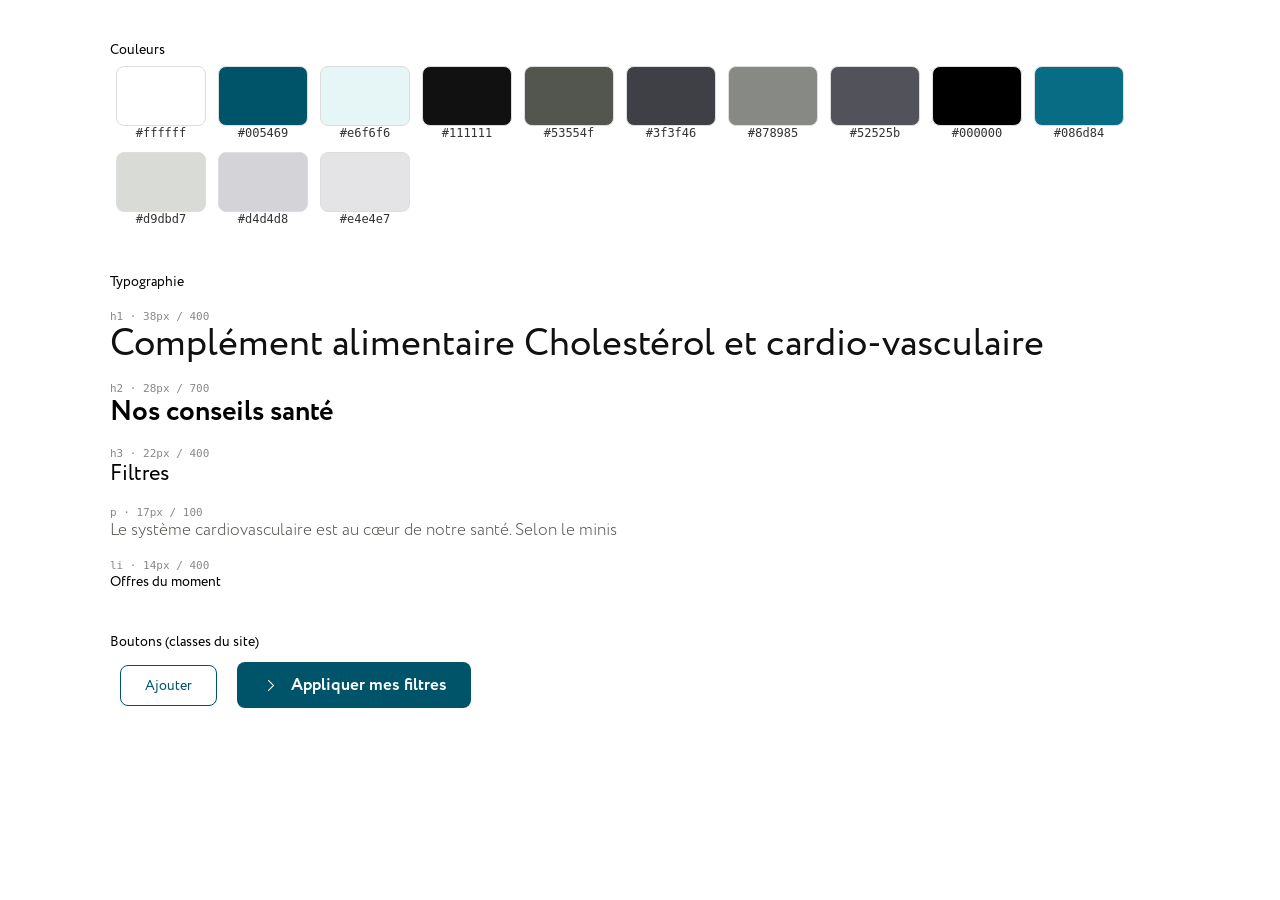
<file: da.html>
<!doctype html><html lang="fr"><head>
<meta name="robots" content="noindex, nofollow"><meta http-equiv="origin-trial" content="A7vZI3v+Gz7JfuRolKNM4Aff6zaGuT7X0mf3wtoZTnKv6497cVMnhy03KDqX7kBz/q/[base64]"><style type="text/css" data-primevue-style-id="layer-order">@layer tailwind-base, primevue, tailwind-utilities</style><meta charset="utf-8">
<meta name="viewport" content="width=device-width, initial-scale=1, maximum-scale=1, user-scalable=0">
<title>Planche DA</title>


<link rel="stylesheet" as="style" href="assets/use.typekit.net/gea6ejv.css">
<style> </style>
<style>.border-spacing-0,table{--tw-border-spacing-x:0;--tw-border-spacing-y:0}.-rotate-180,.-translate-x-1\/2,.-translate-x-2\/4,.-translate-x-full,.-translate-y-1\/2,.-translate-y-3,.-translate-y-full,.\[\&\:first-child\]\:before\:translate-x-\[100\%\]:before,.\[\&\>\*\:first-child\]\:-translate-y-1\/2>*,.\[\&\>\*\:last-child\]\:-translate-y-1\/2>*,.before\:-translate-x-1\/2:before,.before\:-translate-y-1\/2:before,.before\:transform:before,.before\:translate-x-10:before,.hover\:scale-150,.lg\:-translate-y-0,.lg\:translate-y-0,.rotate-0,.rotate-45,.scale-0,.scale-100,.scale-110,.scale-125,.scale-150,.scale-75,.scale-\[0\.1\],.scale-\[1\.1\],.scale-\[1\,1\],.scale-y-\[0\.8\],.transform,.translate-x-0,.translate-x-10,.translate-x-1\/2,.translate-x-full,.translate-y-0,.translate-y-2\/4,.translate-y-\[2px\],.translate-y-\[48px\],.translate-y-\[4px\],.translate-y-full{--tw-translate-x:0;--tw-translate-y:0;--tw-rotate:0;--tw-skew-x:0;--tw-skew-y:0;--tw-scale-x:1;--tw-scale-y:1}.shadow-\[0_0_4px_rgba\(0\,0\,0\,0\.25\)\]{--tw-ring-offset-shadow:0 0 #0000;--tw-ring-shadow:0 0 #0000;--tw-shadow:0 0 #0000;--tw-shadow-colored:0 0 #0000}.focus-visible\:ring-1,.focus-visible\:ring-inset,.focus\:ring,.focus\:ring-0,.focus\:ring-1,.focus\:ring-inset,.peer-focus-visible\:ring-1,.ring-1,.ring-inset{--tw-ring-inset: ;--tw-ring-offset-width:0px;--tw-ring-offset-color:#fff;--tw-ring-color:rgba(59,130,246,.5);--tw-ring-offset-shadow:0 0 #0000;--tw-ring-shadow:0 0 #0000;--tw-shadow:0 0 #0000;--tw-shadow-colored:0 0 #0000}.blur,.drop-shadow-lg,.drop-shadow-md,.filter{--tw-blur: ;--tw-brightness: ;--tw-contrast: ;--tw-grayscale: ;--tw-hue-rotate: ;--tw-invert: ;--tw-saturate: ;--tw-sepia: ;--tw-drop-shadow: }.backdrop-blur-\[10px\],.backdrop-blur-sm{--tw-backdrop-blur: ;--tw-backdrop-brightness: ;--tw-backdrop-contrast: ;--tw-backdrop-grayscale: ;--tw-backdrop-hue-rotate: ;--tw-backdrop-invert: ;--tw-backdrop-opacity: ;--tw-backdrop-saturate: ;--tw-backdrop-sepia: }*,:after,:before{border:0 solid;box-sizing:border-box}:after,:before{--tw-content:""}:host,html{line-height:1.5;-webkit-text-size-adjust:100%;font-family:ui-sans-serif,system-ui,sans-serif,Apple Color Emoji,Segoe UI Emoji,Segoe UI Symbol,Noto Color Emoji;font-feature-settings:normal;font-variation-settings:normal;-moz-tab-size:4;-o-tab-size:4;tab-size:4;-webkit-tap-highlight-color:transparent}body{line-height:inherit;margin:0}hr{border-top-width:1px;color:inherit;height:0}abbr:where([title]){-webkit-text-decoration:underline dotted;text-decoration:underline dotted}h1,h2,h3,h4,h5,h6{font-size:inherit;font-weight:inherit}a{color:inherit;text-decoration:inherit}b,strong{font-weight:bolder}code,kbd,pre,samp{font-family:ui-monospace,SFMono-Regular,Menlo,Monaco,Consolas,Liberation Mono,Courier New,monospace;font-feature-settings:normal;font-size:1em;font-variation-settings:normal}small{font-size:80%}sub,sup{font-size:75%;line-height:0;position:relative;vertical-align:baseline}sub{bottom:-.25em}sup{top:-.5em}table{border-collapse:collapse;border-color:inherit;text-indent:0}button,input,optgroup,select,textarea{color:inherit;font-family:inherit;font-feature-settings:inherit;font-size:100%;font-variation-settings:inherit;font-weight:inherit;letter-spacing:inherit;line-height:inherit;margin:0;padding:0}button,select{text-transform:none}button,input:where([type=button]),input:where([type=reset]),input:where([type=submit]){-webkit-appearance:button;background-color:transparent;background-image:none}:-moz-focusring{outline:auto}:-moz-ui-invalid{box-shadow:none}progress{vertical-align:baseline}::-webkit-inner-spin-button,::-webkit-outer-spin-button{height:auto}[type=search]{-webkit-appearance:textfield;outline-offset:-2px}::-webkit-search-decoration{-webkit-appearance:none}::-webkit-file-upload-button{-webkit-appearance:button;font:inherit}summary{display:list-item}blockquote,dd,dl,figure,h1,h2,h3,h4,h5,h6,hr,p,pre{margin:0}fieldset{margin:0}fieldset,legend{padding:0}menu,ol,ul{list-style:none;margin:0;padding:0}dialog{padding:0}textarea{resize:vertical}input::-moz-placeholder,textarea::-moz-placeholder{color:#9ca3af;opacity:1}input::placeholder,textarea::placeholder{color:#9ca3af;opacity:1}[role=button],button{cursor:pointer}:disabled{cursor:default}audio,canvas,embed,iframe,img,object,svg,video{display:block;vertical-align:middle}img,video{height:auto;max-width:100%}[hidden]:where(:not([hidden=until-found])){display:none}input[type=number]::-webkit-inner-spin-button,input[type=number]::-webkit-outer-spin-button{-webkit-appearance:none;appearance:none;margin:0}body{font-family:circe,sans-serif;font-size:14px;line-height:20px}.title-1{font-size:28px;line-height:38px}@media(min-width:1024px){.title-1{font-size:34px;line-height:44px}}.title-2{font-size:22px;font-weight:700;line-height:28px}@media(min-width:1024px){.title-2{font-size:28px;line-height:34px}}.title-3{font-size:22px;line-height:28px}.title-4{font-size:20px;line-height:25px}@media(min-width:1024px){.title-4{font-size:22px;line-height:28px}}.title-5{font-size:20px;line-height:25px}.title-content{font-size:22px;font-weight:700;line-height:28px}@media(min-width:1024px){.title-content{font-size:28px;line-height:34px}}.regular-text{font-size:17px;line-height:22px}.\!link:focus-visible{outline-style:solid}.link:focus-visible{outline-style:solid}button:focus-visible{outline-color:rgb(var(--primary));outline-offset:4px;outline-style:solid;outline-width:2px}.sr-only{height:1px;margin:-1px;overflow:hidden;padding:0;position:absolute;width:1px;clip:rect(0,0,0,0);border-width:0;white-space:nowrap}.not-sr-only{height:auto;margin:0;overflow:visible;padding:0;position:static;width:auto;clip:auto;white-space:normal}.pointer-events-none{pointer-events:none}.pointer-events-auto{pointer-events:auto}.visible{visibility:visible}.invisible{visibility:hidden}.static{position:static}.\!fixed{position:fixed!important}.fixed{position:fixed}.\!absolute{position:absolute!important}.absolute{position:absolute}.relative{position:relative}.sticky{position:sticky}.inset-0{inset:0}.inset-x-0{left:0;right:0}.inset-x-16{left:1rem;right:1rem}.\!left-0{left:0!important}.\!top-0{top:0!important}.-bottom-24{bottom:-1.5rem}.bottom-0{bottom:0}.bottom-16{bottom:1rem}.bottom-2{bottom:.125rem}.bottom-32{bottom:2rem}.bottom-8{bottom:.5rem}.bottom-\[-0\.75rem\]{bottom:-.75rem}.bottom-\[20px\]{bottom:20px}.bottom-\[24px\]{bottom:24px}.bottom-\[40px\]{bottom:40px}.bottom-\[56px\]{bottom:56px}.bottom-\[7\%\]{bottom:7%}.left-0{left:0}.left-1\/2{left:50%}.left-16{left:1rem}.left-2\/4{left:50%}.left-8{left:.5rem}.left-\[11px\]{left:11px}.left-\[12px\]{left:12px}.left-\[167px\]{left:167px}.left-\[50\%\]{left:50%}.left-\[80px\]{left:80px}.left-\[8px\]{left:8px}.left-\[95\%\]{left:95%}.left-\[calc\(100\%-78px\)\]{left:calc(100% - 78px)}.right-0{right:0}.right-1\/2{right:50%}.right-12{right:.75rem}.right-16{right:1rem}.right-3{right:.1875rem}.right-8{right:.5rem}.right-\[\.75rem\]{right:.75rem}.right-\[0\.5rem\]{right:.5rem}.right-\[12px\]{right:12px}.right-\[20px\]{right:20px}.right-\[24px\]{right:24px}.right-\[50\%\]{right:50%}.right-\[calc\(100\%-160px\)\]{right:calc(100% - 160px)}.top-0{top:0}.top-1\/2{top:50%}.top-32{top:2rem}.top-\[-2px\]{top:-2px}.top-\[-3px\]{top:-3px}.top-\[175px\]{top:175px}.top-\[18px\]{top:18px}.top-\[211px\]{top:211px}.top-\[40px\]{top:40px}.top-\[50\%\]{top:50%}.top-\[88px\]{top:88px}.top-\[89px\]{top:89px}.top-\[8px\]{top:8px}.top-\[calc\(100\%-42px\)\]{top:calc(100% - 42px)}.top-\[calc\(50\%-17\.5px\)\]{top:calc(50% - 17.5px)}.top-\[unset\]{top:unset}.top-full{top:100%}.z-0{z-index:0}.z-10{z-index:10}.z-20{z-index:20}.z-40{z-index:40}.z-50{z-index:50}.z-\[-1\]{z-index:-1}.z-\[100\]{z-index:100}.z-\[1\]{z-index:1}.z-\[96\]{z-index:96}.z-\[97\]{z-index:97}.z-\[9999\]{z-index:9999}.z-\[999\]{z-index:999}.z-\[99\]{z-index:99}.order-1{order:1}.order-2{order:2}.order-3{order:3}.col-span-1{grid-column:span 1/span 1}.col-span-2{grid-column:span 2/span 2}.float-right{float:right}.float-left{float:left}.\!m-0{margin:0!important}.-m-4{margin:-.25rem}.m-0{margin:0}.m-2{margin:.125rem}.m-\[0\.143rem\]{margin:.143rem}.m-auto{margin:auto}.\!my-40{margin-bottom:2.5rem!important;margin-top:2.5rem!important}.-mx-40{margin-left:-2.5rem;margin-right:-2.5rem}.mx-0{margin-left:0;margin-right:0}.mx-12{margin-left:.75rem;margin-right:.75rem}.mx-16{margin-left:1rem;margin-right:1rem}.mx-2{margin-left:.125rem;margin-right:.125rem}.mx-4{margin-left:.25rem;margin-right:.25rem}.mx-8{margin-left:.5rem;margin-right:.5rem}.mx-\[-10px\]{margin-left:-10px;margin-right:-10px}.mx-auto{margin-left:auto;margin-right:auto}.my-0{margin-bottom:0;margin-top:0}.my-12{margin-bottom:.75rem;margin-top:.75rem}.my-16{margin-bottom:1rem;margin-top:1rem}.my-24{margin-bottom:1.5rem;margin-top:1.5rem}.my-32{margin-bottom:2rem;margin-top:2rem}.my-4{margin-bottom:.25rem;margin-top:.25rem}.my-40{margin-bottom:2.5rem;margin-top:2.5rem}.my-5{margin-bottom:.3125rem;margin-top:.3125rem}.my-8{margin-bottom:.5rem;margin-top:.5rem}.my-\[2px\]{margin-bottom:2px;margin-top:2px}.-mb-2{margin-bottom:-.125rem}.-mb-8{margin-bottom:-.5rem}.-mb-\[10px\]{margin-bottom:-10px}.-ml-16{margin-left:-1rem}.-ml-2{margin-left:-.125rem}.-ml-3{margin-left:-.1875rem}.-ml-4{margin-left:-.25rem}.-ml-8{margin-left:-.5rem}.-ml-\[10px\]{margin-left:-10px}.-ml-\[2px\]{margin-left:-2px}.-ml-\[5px\]{margin-left:-5px}.-mr-2{margin-right:-.125rem}.-mt-12{margin-top:-.75rem}.-mt-16{margin-top:-1rem}.-mt-2{margin-top:-.125rem}.-mt-4{margin-top:-.25rem}.-mt-\[10px\]{margin-top:-10px}.-mt-\[5px\]{margin-top:-5px}.mb-0{margin-bottom:0}.mb-10{margin-bottom:.625rem}.mb-16{margin-bottom:1rem}.mb-2{margin-bottom:.125rem}.mb-20{margin-bottom:1.25rem}.mb-24{margin-bottom:1.5rem}.mb-3{margin-bottom:.1875rem}.mb-32{margin-bottom:2rem}.mb-4{margin-bottom:.25rem}.mb-40{margin-bottom:2.5rem}.mb-5{margin-bottom:.3125rem}.mb-8{margin-bottom:.5rem}.mb-80{margin-bottom:5rem}.mb-\[-16px\]{margin-bottom:-16px}.mb-\[0\.375rem\]{margin-bottom:.375rem}.mb-\[15px\]{margin-bottom:15px}.mb-\[16px\]{margin-bottom:16px}.mb-\[24px\]{margin-bottom:24px}.mb-\[5px\]{margin-bottom:5px}.mb-\[80px\]{margin-bottom:80px}.mb-auto{margin-bottom:auto}.ml-0{margin-left:0}.ml-10{margin-left:.625rem}.ml-16{margin-left:1rem}.ml-2{margin-left:.125rem}.ml-20{margin-left:1.25rem}.ml-8{margin-left:.5rem}.ml-80{margin-left:5rem}.ml-\[-1px\]{margin-left:-1px}.ml-\[0\.375rem\]{margin-left:.375rem}.ml-\[calc\(1\.29rem\+2px\)\]{margin-left:calc(1.29rem + 2px)}.ml-auto{margin-left:auto}.mr-0{margin-right:0}.mr-16{margin-right:1rem}.mr-2{margin-right:.125rem}.mr-4{margin-right:.25rem}.mr-40{margin-right:2.5rem}.mr-5{margin-right:.3125rem}.mr-8{margin-right:.5rem}.mr-auto{margin-right:auto}.ms-5{margin-inline-start:.3125rem}.mt-0{margin-top:0}.mt-10{margin-top:.625rem}.mt-12{margin-top:.75rem}.mt-16{margin-top:1rem}.mt-2{margin-top:.125rem}.mt-20{margin-top:1.25rem}.mt-24{margin-top:1.5rem}.mt-3{margin-top:.1875rem}.mt-32{margin-top:2rem}.mt-40{margin-top:2.5rem}.mt-5{margin-top:.3125rem}.mt-8{margin-top:.5rem}.mt-\[-0\.5rem\]{margin-top:-.5rem}.mt-\[-20px\]{margin-top:-20px}.mt-\[0\.2rem\]{margin-top:.2rem}.mt-\[16px\]{margin-top:16px}.mt-\[2px\]{margin-top:2px}.mt-\[42px\]{margin-top:42px}.mt-auto{margin-top:auto}.box-border{box-sizing:border-box}.block{display:block}.inline-block{display:inline-block}.inline{display:inline}.flex{display:flex}.inline-flex{display:inline-flex}.table{display:table}.grid{display:grid}.hidden{display:none}.aspect-square{aspect-ratio:1/1}.aspect-video{aspect-ratio:16/9}.size-10{height:.625rem;width:.625rem}.size-12{height:.75rem;width:.75rem}.size-16{height:1rem;width:1rem}.size-20{height:1.25rem;width:1.25rem}.size-32{height:2rem;width:2rem}.size-40{height:2.5rem;width:2.5rem}.size-48{height:3rem;width:3rem}.size-\[118px\]{height:118px;width:118px}.size-\[120px\]{height:120px;width:120px}.size-\[12px\]{height:12px;width:12px}.size-\[24px\]{height:24px;width:24px}.size-\[35px\]{height:35px;width:35px}.size-\[40px\]{height:40px;width:40px}.size-full{height:100%;width:100%}.\!h-\[40px\]{height:40px!important}.\!h-\[430px\]{height:430px!important}.\!h-auto{height:auto!important}.\!h-full{height:100%!important}.\!h-min{height:-moz-min-content!important;height:min-content!important}.\!h-screen{height:100vh!important}.h-0{height:0}.h-10{height:.625rem}.h-12{height:.75rem}.h-16{height:1rem}.h-2{height:.125rem}.h-20{height:1.25rem}.h-24{height:1.5rem}.h-3{height:.1875rem}.h-32{height:2rem}.h-4{height:.25rem}.h-5{height:.3125rem}.h-72{height:4.5rem}.h-8{height:.5rem}.h-\[0\.875rem\]{height:.875rem}.h-\[1\.125rem\]{height:1.125rem}.h-\[1\.5rem\]{height:1.5rem}.h-\[1\.70rem\]{height:1.7rem}.h-\[100px\]{height:100px}.h-\[100vh\]{height:100vh}.h-\[10px\]{height:10px}.h-\[1200px\]{height:1200px}.h-\[120px\]{height:120px}.h-\[14px\]{height:14px}.h-\[150px\]{height:150px}.h-\[15px\]{height:15px}.h-\[166px\]{height:166px}.h-\[16px\]{height:16px}.h-\[180px\]{height:180px}.h-\[2\.25rem\]{height:2.25rem}.h-\[20px\]{height:20px}.h-\[223px\]{height:223px}.h-\[250px\]{height:250px}.h-\[2\]{height:2}.h-\[2px\]{height:2px}.h-\[2rem\]{height:2rem}.h-\[300px\]{height:300px}.h-\[30px\]{height:30px}.h-\[328px\]{height:328px}.h-\[32px\]{height:32px}.h-\[350px\]{height:350px}.h-\[354px\]{height:354px}.h-\[360px\]{height:360px}.h-\[3px\]{height:3px}.h-\[3rem\]{height:3rem}.h-\[40px\]{height:40px}.h-\[480px\]{height:480px}.h-\[4px\]{height:4px}.h-\[50px\]{height:50px}.h-\[550px\]{height:550px}.h-\[56px\]{height:56px}.h-\[600px\]{height:600px}.h-\[80px\]{height:80px}.h-\[9px\]{height:9px}.h-\[calc\(100\%\+18px\)\]{height:calc(100% + 18px)}.h-\[calc\(100\%-186px\)\]{height:calc(100% - 186px)}.h-\[calc\(100\%-2px\)\]{height:calc(100% - 2px)}.h-\[calc\(100dvh-89px\)\]{height:calc(100dvh - 89px)}.h-\[calc\(100vh-175px\)\]{height:calc(100vh - 175px)}.h-\[calc\(100vh-211px\)\]{height:calc(100vh - 211px)}.h-auto{height:auto}.h-full{height:100%}.h-screen{height:100vh}.\!max-h-full{max-height:100%!important}.max-h-0{max-height:0}.max-h-40{max-height:2.5rem}.max-h-\[1000px\]{max-height:1000px}.max-h-\[100vh\]{max-height:100vh}.max-h-\[180px\]{max-height:180px}.max-h-\[200px\]{max-height:200px}.max-h-\[24rem\]{max-height:24rem}.max-h-\[300px\]{max-height:300px}.max-h-\[80svh\]{max-height:80svh}.max-h-\[92px\]{max-height:92px}.max-h-\[calc\(100vh-175px\)\]{max-height:calc(100vh - 175px)}.max-h-\[calc\(100vh-211px\)\]{max-height:calc(100vh - 211px)}.max-h-full{max-height:100%}.max-h-screen{max-height:100vh}.min-h-0{min-height:0}.min-h-\[120px\]{min-height:120px}.min-h-\[12rem\]{min-height:12rem}.min-h-\[190px\]{min-height:190px}.min-h-\[218px\]{min-height:218px}.min-h-\[328px\]{min-height:328px}.min-h-\[40px\]{min-height:40px}.min-h-\[500px\]{min-height:500px}.min-h-\[56px\]{min-height:56px}.min-h-\[70px\]{min-height:70px}.min-h-\[800px\]{min-height:800px}.min-h-\[92px\]{min-height:92px}.min-h-full{min-height:100%}.\!w-80{width:5rem!important}.\!w-\[114px\]{width:114px!important}.\!w-\[40px\]{width:40px!important}.\!w-screen{width:100vw!important}.w-0{width:0}.w-1\/2{width:50%}.w-1\/3{width:33.333333%}.w-1\/5{width:20%}.w-10{width:.625rem}.w-12{width:.75rem}.w-16{width:1rem}.w-2{width:.125rem}.w-24{width:1.5rem}.w-3{width:.1875rem}.w-32{width:2rem}.w-4{width:.25rem}.w-5{width:.3125rem}.w-8{width:.5rem}.w-80{width:5rem}.w-\[0\.875rem\]{width:.875rem}.w-\[1\%\]{width:1%}.w-\[1\.125rem\]{width:1.125rem}.w-\[1\.143rem\]{width:1.143rem}.w-\[1\.70rem\]{width:1.7rem}.w-\[100px\]{width:100px}.w-\[100vw\]{width:100vw}.w-\[105px\]{width:105px}.w-\[10px\]{width:10px}.w-\[140px\]{width:140px}.w-\[144px\]{width:144px}.w-\[14px\]{width:14px}.w-\[150px\]{width:150px}.w-\[17px\]{width:17px}.w-\[193px\]{width:193px}.w-\[194px\]{width:194px}.w-\[1px\]{width:1px}.w-\[200px\]{width:200px}.w-\[20px\]{width:20px}.w-\[21px\]{width:21px}.w-\[220px\]{width:220px}.w-\[231px\]{width:231px}.w-\[250px\]{width:250px}.w-\[25px\]{width:25px}.w-\[2px\]{width:2px}.w-\[300px\]{width:300px}.w-\[302px\]{width:302px}.w-\[320px\]{width:320px}.w-\[3px\]{width:3px}.w-\[3rem\]{width:3rem}.w-\[40px\]{width:40px}.w-\[46px\]{width:46px}.w-\[56px\]{width:56px}.w-\[60px\]{width:60px}.w-\[80px\]{width:80px}.w-\[90\%\]{width:90%}.w-\[9px\]{width:9px}.w-\[calc\(100\%\+16px\)\]{width:calc(100% + 16px)}.w-\[calc\(100\%\+18px\)\]{width:calc(100% + 18px)}.w-\[calc\(100\%-136px\)\]{width:calc(100% - 136px)}.w-\[calc\(100\%-24px\)\]{width:calc(100% - 24px)}.w-\[calc\(100\%-32px\)\]{width:calc(100% - 32px)}.w-\[calc\(100\%-8px-80px\)\]{width:calc(100% - 88px)}.w-\[calc\(100\%\/3\)\]{width:33.33333%}.w-\[calc\(100vw-542px\)\]{width:calc(100vw - 542px)}.w-\[calc\(25\%-6px\)\]{width:calc(25% - 6px)}.w-\[calc\(50\%-20px\)\]{width:calc(50% - 20px)}.w-auto{width:auto}.w-fit{width:-moz-fit-content;width:fit-content}.w-full{width:100%}.w-screen{width:100vw}.min-w-0{min-width:0}.min-w-10{min-width:.625rem}.min-w-\[0\.5rem\]{min-width:.5rem}.min-w-\[1\.5rem\]{min-width:1.5rem}.min-w-\[100px\]{min-width:100px}.min-w-\[12\.5rem\]{min-width:12.5rem}.min-w-\[120px\]{min-width:120px}.min-w-\[12rem\]{min-width:12rem}.min-w-\[180px\]{min-width:180px}.min-w-\[2\.25rem\]{min-width:2.25rem}.min-w-\[2\.5rem\]{min-width:2.5rem}.min-w-\[2rem\]{min-width:2rem}.min-w-\[3rem\]{min-width:3rem}.min-w-\[40px\]{min-width:40px}.min-w-\[80px\]{min-width:80px}.min-w-\[80vw\]{min-width:80vw}.min-w-\[92px\]{min-width:92px}.min-w-full{min-width:100%}.max-w-\[1000px\]{max-width:1000px}.max-w-\[120px\]{max-width:120px}.max-w-\[190px\]{max-width:190px}.max-w-\[240px\]{max-width:240px}.max-w-\[300px\]{max-width:300px}.max-w-\[350px\]{max-width:350px}.max-w-\[3rem\]{max-width:3rem}.max-w-\[40px\]{max-width:40px}.max-w-\[680px\]{max-width:680px}.max-w-\[80\%\]{max-width:80%}.max-w-\[800px\]{max-width:800px}.max-w-\[845px\]{max-width:845px}.max-w-\[92px\]{max-width:92px}.max-w-\[calc\(100\%-32px\)\]{max-width:calc(100% - 32px)}.max-w-full{max-width:100%}.max-w-none{max-width:none}.flex-1{flex:1 1 0%}.flex-auto{flex:1 1 auto}.flex-initial{flex:0 1 auto}.flex-none{flex:none}.flex-shrink{flex-shrink:1}.flex-shrink-0{flex-shrink:0}.shrink{flex-shrink:1}.shrink-0{flex-shrink:0}.grow{flex-grow:1}.grow-0{flex-grow:0}.basis-2\/4{flex-basis:50%}.basis-\[50rem\]{flex-basis:50rem}.table-fixed{table-layout:fixed}.border-collapse{border-collapse:collapse}.border-separate{border-collapse:separate}.border-spacing-0{--tw-border-spacing-x:0;--tw-border-spacing-y:0;border-spacing:var(--tw-border-spacing-x) var(--tw-border-spacing-y)}.origin-bottom{transform-origin:bottom}.origin-center{transform-origin:center}.origin-left{transform-origin:left}.origin-right{transform-origin:right}.origin-top{transform-origin:top}.origin-top-right{transform-origin:top right}.-translate-x-1\/2,.-translate-x-2\/4{--tw-translate-x:-50%}.-translate-x-1\/2,.-translate-x-2\/4,.-translate-x-full{transform:translate(var(--tw-translate-x),var(--tw-translate-y)) rotate(var(--tw-rotate)) skew(var(--tw-skew-x)) skewY(var(--tw-skew-y)) scaleX(var(--tw-scale-x)) scaleY(var(--tw-scale-y))}.-translate-x-full{--tw-translate-x:-100%}.-translate-y-1\/2{--tw-translate-y:-50%}.-translate-y-1\/2,.-translate-y-3{transform:translate(var(--tw-translate-x),var(--tw-translate-y)) rotate(var(--tw-rotate)) skew(var(--tw-skew-x)) skewY(var(--tw-skew-y)) scaleX(var(--tw-scale-x)) scaleY(var(--tw-scale-y))}.-translate-y-3{--tw-translate-y:-.1875rem}.-translate-y-full{--tw-translate-y:-100%}.-translate-y-full,.translate-x-0{transform:translate(var(--tw-translate-x),var(--tw-translate-y)) rotate(var(--tw-rotate)) skew(var(--tw-skew-x)) skewY(var(--tw-skew-y)) scaleX(var(--tw-scale-x)) scaleY(var(--tw-scale-y))}.translate-x-0{--tw-translate-x:0}.translate-x-1\/2{--tw-translate-x:50%}.translate-x-10,.translate-x-1\/2{transform:translate(var(--tw-translate-x),var(--tw-translate-y)) rotate(var(--tw-rotate)) skew(var(--tw-skew-x)) skewY(var(--tw-skew-y)) scaleX(var(--tw-scale-x)) scaleY(var(--tw-scale-y))}.translate-x-10{--tw-translate-x:.625rem}.translate-x-full{--tw-translate-x:100%}.translate-x-full,.translate-y-0{transform:translate(var(--tw-translate-x),var(--tw-translate-y)) rotate(var(--tw-rotate)) skew(var(--tw-skew-x)) skewY(var(--tw-skew-y)) scaleX(var(--tw-scale-x)) scaleY(var(--tw-scale-y))}.translate-y-0{--tw-translate-y:0}.translate-y-2\/4{--tw-translate-y:50%}.translate-y-2\/4,.translate-y-\[2px\]{transform:translate(var(--tw-translate-x),var(--tw-translate-y)) rotate(var(--tw-rotate)) skew(var(--tw-skew-x)) skewY(var(--tw-skew-y)) scaleX(var(--tw-scale-x)) scaleY(var(--tw-scale-y))}.translate-y-\[2px\]{--tw-translate-y:2px}.translate-y-\[48px\]{--tw-translate-y:48px}.translate-y-\[48px\],.translate-y-\[4px\]{transform:translate(var(--tw-translate-x),var(--tw-translate-y)) rotate(var(--tw-rotate)) skew(var(--tw-skew-x)) skewY(var(--tw-skew-y)) scaleX(var(--tw-scale-x)) scaleY(var(--tw-scale-y))}.translate-y-\[4px\]{--tw-translate-y:4px}.translate-y-full{--tw-translate-y:100%}.-rotate-180,.translate-y-full{transform:translate(var(--tw-translate-x),var(--tw-translate-y)) rotate(var(--tw-rotate)) skew(var(--tw-skew-x)) skewY(var(--tw-skew-y)) scaleX(var(--tw-scale-x)) scaleY(var(--tw-scale-y))}.-rotate-180{--tw-rotate:-180deg}.rotate-0{--tw-rotate:0deg}.rotate-0,.rotate-45{transform:translate(var(--tw-translate-x),var(--tw-translate-y)) rotate(var(--tw-rotate)) skew(var(--tw-skew-x)) skewY(var(--tw-skew-y)) scaleX(var(--tw-scale-x)) scaleY(var(--tw-scale-y))}.rotate-45{--tw-rotate:45deg}.scale-0{--tw-scale-x:0;--tw-scale-y:0}.scale-0,.scale-100{transform:translate(var(--tw-translate-x),var(--tw-translate-y)) rotate(var(--tw-rotate)) skew(var(--tw-skew-x)) skewY(var(--tw-skew-y)) scaleX(var(--tw-scale-x)) scaleY(var(--tw-scale-y))}.scale-100{--tw-scale-x:1;--tw-scale-y:1}.scale-110{--tw-scale-x:1.1;--tw-scale-y:1.1}.scale-110,.scale-125{transform:translate(var(--tw-translate-x),var(--tw-translate-y)) rotate(var(--tw-rotate)) skew(var(--tw-skew-x)) skewY(var(--tw-skew-y)) scaleX(var(--tw-scale-x)) scaleY(var(--tw-scale-y))}.scale-125{--tw-scale-x:1.25;--tw-scale-y:1.25}.scale-150{--tw-scale-x:1.5;--tw-scale-y:1.5}.scale-150,.scale-75{transform:translate(var(--tw-translate-x),var(--tw-translate-y)) rotate(var(--tw-rotate)) skew(var(--tw-skew-x)) skewY(var(--tw-skew-y)) scaleX(var(--tw-scale-x)) scaleY(var(--tw-scale-y))}.scale-75{--tw-scale-x:.75;--tw-scale-y:.75}.scale-\[0\.1\]{--tw-scale-x:.1;--tw-scale-y:.1}.scale-\[0\.1\],.scale-\[1\,1\]{transform:translate(var(--tw-translate-x),var(--tw-translate-y)) rotate(var(--tw-rotate)) skew(var(--tw-skew-x)) skewY(var(--tw-skew-y)) scaleX(var(--tw-scale-x)) scaleY(var(--tw-scale-y))}.scale-\[1\,1\]{--tw-scale-x:1,1;--tw-scale-y:1,1}.scale-\[1\.1\]{--tw-scale-x:1.1;--tw-scale-y:1.1}.scale-\[1\.1\],.scale-y-\[0\.8\]{transform:translate(var(--tw-translate-x),var(--tw-translate-y)) rotate(var(--tw-rotate)) skew(var(--tw-skew-x)) skewY(var(--tw-skew-y)) scaleX(var(--tw-scale-x)) scaleY(var(--tw-scale-y))}.scale-y-\[0\.8\]{--tw-scale-y:.8}.transform{transform:translate(var(--tw-translate-x),var(--tw-translate-y)) rotate(var(--tw-rotate)) skew(var(--tw-skew-x)) skewY(var(--tw-skew-y)) scaleX(var(--tw-scale-x)) scaleY(var(--tw-scale-y))}.\!transform-none{transform:none!important}.transform-none{transform:none}@keyframes moveItDown{0%{transform:translateY(-100%)}to{transform:translateY(0)}}.animate-move-it-down{animation:moveItDown .5s cubic-bezier(.445,.05,.55,.95) both}@keyframes moveItUp{0%{transform:translateY(0)}to{transform:translateY(-100%)}}.animate-move-it-up{animation:moveItUp .5s cubic-bezier(.445,.05,.55,.95) both}@keyframes pulse{50%{opacity:.5}}.animate-pulse{animation:pulse 2s cubic-bezier(.4,0,.6,1) infinite}@keyframes spin{to{transform:rotate(1turn)}}.animate-spin{animation:spin 1s linear infinite}.cursor-auto{cursor:auto}.cursor-col-resize{cursor:col-resize}.cursor-default{cursor:default}.cursor-grab{cursor:grab}.cursor-move{cursor:move}.cursor-pointer{cursor:pointer}.cursor-row-resize{cursor:row-resize}.cursor-text{cursor:text}.select-none{-webkit-user-select:none;-moz-user-select:none;user-select:none}.list-none{list-style-type:none}.appearance-none{-webkit-appearance:none;-moz-appearance:none;appearance:none}.auto-cols-\[100\%\]{grid-auto-columns:100%}.auto-cols-\[calc\(100\%-48px\)\]{grid-auto-columns:calc(100% - 48px)}.grid-flow-col{grid-auto-flow:column}.auto-rows-min{grid-auto-rows:min-content}.grid-cols-1{grid-template-columns:repeat(1,minmax(0,1fr))}.grid-cols-2{grid-template-columns:repeat(2,minmax(0,1fr))}.flex-row{flex-direction:row}.flex-row-reverse{flex-direction:row-reverse}.flex-col{flex-direction:column}.flex-col-reverse{flex-direction:column-reverse}.flex-wrap{flex-wrap:wrap}.flex-nowrap{flex-wrap:nowrap}.items-start{align-items:flex-start}.items-end{align-items:flex-end}.items-center{align-items:center}.items-baseline{align-items:baseline}.items-stretch{align-items:stretch}.justify-start{justify-content:flex-start}.justify-end{justify-content:flex-end}.justify-center{justify-content:center}.justify-between{justify-content:space-between}.gap-0{gap:0}.gap-10{gap:.625rem}.gap-12{gap:.75rem}.gap-14{gap:.875rem}.gap-16{gap:1rem}.gap-2{gap:.125rem}.gap-20{gap:1.25rem}.gap-24{gap:1.5rem}.gap-32{gap:2rem}.gap-4{gap:.25rem}.gap-40{gap:2.5rem}.gap-48{gap:3rem}.gap-5{gap:.3125rem}.gap-56{gap:3.5rem}.gap-8{gap:.5rem}.gap-\[8px\]{gap:8px}.gap-x-8{-moz-column-gap:.5rem;column-gap:.5rem}.gap-y-12{row-gap:.75rem}.gap-y-16{row-gap:1rem}.gap-y-24{row-gap:1.5rem}.place-self-start{place-self:start}.place-self-end{place-self:end}.place-self-center{place-self:center}.self-start{align-self:flex-start}.self-end{align-self:flex-end}.self-center{align-self:center}.overflow-auto{overflow:auto}.\!overflow-hidden{overflow:hidden!important}.overflow-hidden{overflow:hidden}.overflow-visible{overflow:visible}.overflow-scroll{overflow:scroll}.overflow-x-auto{overflow-x:auto}.overflow-y-auto{overflow-y:auto}.overflow-x-hidden{overflow-x:hidden}.overflow-y-hidden{overflow-y:hidden}.overflow-x-clip{overflow-x:clip}.overscroll-auto{overscroll-behavior:auto}.overscroll-contain{overscroll-behavior:contain}.scroll-smooth{scroll-behavior:smooth}.truncate{overflow:hidden;white-space:nowrap}.overflow-ellipsis,.text-ellipsis,.truncate{text-overflow:ellipsis}.text-clip{text-overflow:clip}.\!whitespace-nowrap{white-space:nowrap!important}.whitespace-nowrap{white-space:nowrap}.whitespace-pre-line{white-space:pre-line}.text-wrap{text-wrap:wrap}.text-nowrap{text-wrap:nowrap}.text-balance{text-wrap:balance}.text-pretty{text-wrap:pretty}.break-words{overflow-wrap:break-word}.break-all{word-break:break-all}.rounded{border-radius:1px}.rounded-10{border-radius:10px}.rounded-12{border-radius:12px}.rounded-16{border-radius:16px}.rounded-4{border-radius:4px}.rounded-8{border-radius:8px}.rounded-\[0\.71rem\]{border-radius:.71rem}.rounded-\[1\.14rem\]{border-radius:1.14rem}.rounded-\[10px\]{border-radius:10px}.rounded-\[12px\]{border-radius:12px}.rounded-\[4px\]{border-radius:4px}.rounded-full{border-radius:999px}.rounded-none{border-radius:0}.rounded-b-4{border-bottom-left-radius:4px;border-bottom-right-radius:4px}.rounded-l-full{border-bottom-left-radius:999px;border-top-left-radius:999px}.rounded-l-none{border-bottom-left-radius:0;border-top-left-radius:0}.rounded-r-10{border-bottom-right-radius:10px;border-top-right-radius:10px}.rounded-r-none{border-bottom-right-radius:0;border-top-right-radius:0}.rounded-t-4{border-top-left-radius:4px;border-top-right-radius:4px}.rounded-bl-none{border-bottom-left-radius:0}.rounded-br-none{border-bottom-right-radius:0}.rounded-tl-none{border-top-left-radius:0}.rounded-tr-none{border-top-right-radius:0}.\!border-0{border-width:0!important}.border{border-width:1px}.border-0{border-width:0}.border-2{border-width:2px}.border-\[1px\]{border-width:1px}.border-x{border-left-width:1px;border-right-width:1px}.border-x-0{border-left-width:0;border-right-width:0}.border-x-\[10px\]{border-left-width:10px;border-right-width:10px}.border-y{border-bottom-width:1px;border-top-width:1px}.border-y-\[10px\]{border-bottom-width:10px;border-top-width:10px}.border-b{border-bottom-width:1px}.border-b-0{border-bottom-width:0}.border-b-2{border-bottom-width:2px}.border-b-\[10px\]{border-bottom-width:10px}.border-l{border-left-width:1px}.border-l-0{border-left-width:0}.border-l-\[10px\]{border-left-width:10px}.border-r{border-right-width:1px}.border-r-0{border-right-width:0}.border-r-\[10px\]{border-right-width:10px}.border-t{border-top-width:1px}.border-t-0{border-top-width:0}.border-t-\[10px\]{border-top-width:10px}.border-solid{border-style:solid}.border-dashed{border-style:dashed}.border-dotted{border-style:dotted}.border-none{border-style:none}.\!border-primary{border-color:rgb(var(--primary))!important}.border-\[\#c3e6cb\]{--tw-border-opacity:1;border-color:rgb(195 230 203/var(--tw-border-opacity,1))}.border-black{--tw-border-opacity:1;border-color:rgb(17 17 17/var(--tw-border-opacity,1))}.border-danger{--tw-border-opacity:1;border-color:rgb(180 35 24/var(--tw-border-opacity,1))}.border-dark-grey{--tw-border-opacity:1;border-color:rgb(83 85 79/var(--tw-border-opacity,1))}.border-info{--tw-border-opacity:1;border-color:rgb(0 84 105/var(--tw-border-opacity,1))}.border-light-grey{--tw-border-opacity:1;border-color:rgb(217 219 215/var(--tw-border-opacity,1))}.border-med-grey{--tw-border-opacity:1;border-color:rgb(135 137 133/var(--tw-border-opacity,1))}.border-primary{border-color:rgb(var(--primary))}.border-primary-900{border-color:rgb(var(--primary-900))}.border-primary-hover{border-color:rgb(var(--primary-hover))}.border-secondary{--tw-border-opacity:1;border-color:rgb(230 246 246/var(--tw-border-opacity,1))}.border-success{--tw-border-opacity:1;border-color:rgb(17 90 56/var(--tw-border-opacity,1))}.border-surface-0{border-color:rgb(var(--surface-0))}.border-surface-0\/20{border-color:rgb(var(--surface-0)/.2)}.border-surface-100{border-color:rgb(var(--surface-100))}.border-surface-200{border-color:rgb(var(--surface-200))}.border-surface-300{border-color:rgb(var(--surface-300))}.border-surface-500{border-color:rgb(var(--surface-500))}.border-surface-500\/20{border-color:rgb(var(--surface-500)/.2)}.border-surface-600{border-color:rgb(var(--surface-600))}.border-surface-700{border-color:rgb(var(--surface-700))}.border-surface-800{border-color:rgb(var(--surface-800))}.border-surface-900{border-color:rgb(var(--surface-900))}.border-surface-950{border-color:rgb(var(--surface-950))}.border-transparent{border-color:transparent}.border-very-light-grey{--tw-border-opacity:1;border-color:rgb(248 249 246/var(--tw-border-opacity,1))}.border-warning{--tw-border-opacity:1;border-color:rgb(122 90 0/var(--tw-border-opacity,1))}.border-white{--tw-border-opacity:1;border-color:rgb(255 255 255/var(--tw-border-opacity,1))}.border-b-surface-700{border-bottom-color:rgb(var(--surface-700))}.border-l-surface-700{border-left-color:rgb(var(--surface-700))}.border-r-surface-700{border-right-color:rgb(var(--surface-700))}.border-r-transparent{border-right-color:transparent}.border-t-surface-700{border-top-color:rgb(var(--surface-700))}.\!bg-secondary{--tw-bg-opacity:1!important;background-color:rgb(230 246 246/var(--tw-bg-opacity,1))!important}.bg-\[\#d4edda\]{--tw-bg-opacity:1;background-color:rgb(212 237 218/var(--tw-bg-opacity,1))}.bg-background-page{--tw-bg-opacity:1;background-color:rgb(255 255 255/var(--tw-bg-opacity,1))}.bg-background-page\/0{background-color:#fff0}.bg-background-page\/10{background-color:#ffffff1a}.bg-background-page\/100{background-color:#fff}.bg-background-page\/15{background-color:#ffffff26}.bg-background-page\/20{background-color:#fff3}.bg-background-page\/25{background-color:#ffffff40}.bg-background-page\/30{background-color:#ffffff4d}.bg-background-page\/35{background-color:#ffffff59}.bg-background-page\/40{background-color:#fff6}.bg-background-page\/45{background-color:#ffffff73}.bg-background-page\/5{background-color:#ffffff0d}.bg-background-page\/50{background-color:#ffffff80}.bg-background-page\/55{background-color:#ffffff8c}.bg-background-page\/60{background-color:#fff9}.bg-background-page\/65{background-color:#ffffffa6}.bg-background-page\/70{background-color:#ffffffb3}.bg-background-page\/75{background-color:#ffffffbf}.bg-background-page\/80{background-color:#fffc}.bg-background-page\/85{background-color:#ffffffd9}.bg-background-page\/90{background-color:#ffffffe6}.bg-background-page\/95{background-color:#fffffff2}.bg-black{--tw-bg-opacity:1;background-color:rgb(17 17 17/var(--tw-bg-opacity,1))}.bg-black\/0{background-color:#1110}.bg-black\/10{background-color:#1111111a}.bg-black\/100{background-color:#111}.bg-black\/15{background-color:#11111126}.bg-black\/20{background-color:#1113}.bg-black\/25{background-color:#11111140}.bg-black\/30{background-color:#1111114d}.bg-black\/35{background-color:#11111159}.bg-black\/40{background-color:#1116}.bg-black\/45{background-color:#11111173}.bg-black\/5{background-color:#1111110d}.bg-black\/50{background-color:#11111180}.bg-black\/55{background-color:#1111118c}.bg-black\/60{background-color:#1119}.bg-black\/65{background-color:#111111a6}.bg-black\/70{background-color:#111111b3}.bg-black\/75{background-color:#111111bf}.bg-black\/80{background-color:#111c}.bg-black\/85{background-color:#111111d9}.bg-black\/90{background-color:#111111e6}.bg-black\/95{background-color:#111111f2}.bg-danger{--tw-bg-opacity:1;background-color:rgb(180 35 24/var(--tw-bg-opacity,1))}.bg-danger-intermediate{--tw-bg-opacity:1;background-color:rgb(243 165 158/var(--tw-bg-opacity,1))}.bg-danger-intermediate\/0{background-color:#f3a59e00}.bg-danger-intermediate\/10{background-color:#f3a59e1a}.bg-danger-intermediate\/100{background-color:#f3a59e}.bg-danger-intermediate\/15{background-color:#f3a59e26}.bg-danger-intermediate\/20{background-color:#f3a59e33}.bg-danger-intermediate\/25{background-color:#f3a59e40}.bg-danger-intermediate\/30{background-color:#f3a59e4d}.bg-danger-intermediate\/35{background-color:#f3a59e59}.bg-danger-intermediate\/40{background-color:#f3a59e66}.bg-danger-intermediate\/45{background-color:#f3a59e73}.bg-danger-intermediate\/5{background-color:#f3a59e0d}.bg-danger-intermediate\/50{background-color:#f3a59e80}.bg-danger-intermediate\/55{background-color:#f3a59e8c}.bg-danger-intermediate\/60{background-color:#f3a59e99}.bg-danger-intermediate\/65{background-color:#f3a59ea6}.bg-danger-intermediate\/70{background-color:#f3a59eb3}.bg-danger-intermediate\/75{background-color:#f3a59ebf}.bg-danger-intermediate\/80{background-color:#f3a59ecc}.bg-danger-intermediate\/85{background-color:#f3a59ed9}.bg-danger-intermediate\/90{background-color:#f3a59ee6}.bg-danger-intermediate\/95{background-color:#f3a59ef2}.bg-danger-light{--tw-bg-opacity:1;background-color:rgb(254 243 242/var(--tw-bg-opacity,1))}.bg-danger-light\/0{background-color:#fef3f200}.bg-danger-light\/10{background-color:#fef3f21a}.bg-danger-light\/100{background-color:#fef3f2}.bg-danger-light\/15{background-color:#fef3f226}.bg-danger-light\/20{background-color:#fef3f233}.bg-danger-light\/25{background-color:#fef3f240}.bg-danger-light\/30{background-color:#fef3f24d}.bg-danger-light\/35{background-color:#fef3f259}.bg-danger-light\/40{background-color:#fef3f266}.bg-danger-light\/45{background-color:#fef3f273}.bg-danger-light\/5{background-color:#fef3f20d}.bg-danger-light\/50{background-color:#fef3f280}.bg-danger-light\/55{background-color:#fef3f28c}.bg-danger-light\/60{background-color:#fef3f299}.bg-danger-light\/65{background-color:#fef3f2a6}.bg-danger-light\/70{background-color:#fef3f2b3}.bg-danger-light\/75{background-color:#fef3f2bf}.bg-danger-light\/80{background-color:#fef3f2cc}.bg-danger-light\/85{background-color:#fef3f2d9}.bg-danger-light\/90{background-color:#fef3f2e6}.bg-danger-light\/95{background-color:#fef3f2f2}.bg-danger\/0{background-color:#b4231800}.bg-danger\/10{background-color:#b423181a}.bg-danger\/100{background-color:#b42318}.bg-danger\/15{background-color:#b4231826}.bg-danger\/20{background-color:#b4231833}.bg-danger\/25{background-color:#b4231840}.bg-danger\/30{background-color:#b423184d}.bg-danger\/35{background-color:#b4231859}.bg-danger\/40{background-color:#b4231866}.bg-danger\/45{background-color:#b4231873}.bg-danger\/5{background-color:#b423180d}.bg-danger\/50{background-color:#b4231880}.bg-danger\/55{background-color:#b423188c}.bg-danger\/60{background-color:#b4231899}.bg-danger\/65{background-color:#b42318a6}.bg-danger\/70{background-color:#b42318b3}.bg-danger\/75{background-color:#b42318bf}.bg-danger\/80{background-color:#b42318cc}.bg-danger\/85{background-color:#b42318d9}.bg-danger\/90{background-color:#b42318e6}.bg-danger\/95{background-color:#b42318f2}.bg-dark-black{--tw-bg-opacity:1;background-color:rgb(45 45 45/var(--tw-bg-opacity,1))}.bg-dark-black\/0{background-color:#2d2d2d00}.bg-dark-black\/10{background-color:#2d2d2d1a}.bg-dark-black\/100{background-color:#2d2d2d}.bg-dark-black\/15{background-color:#2d2d2d26}.bg-dark-black\/20{background-color:#2d2d2d33}.bg-dark-black\/25{background-color:#2d2d2d40}.bg-dark-black\/30{background-color:#2d2d2d4d}.bg-dark-black\/35{background-color:#2d2d2d59}.bg-dark-black\/40{background-color:#2d2d2d66}.bg-dark-black\/45{background-color:#2d2d2d73}.bg-dark-black\/5{background-color:#2d2d2d0d}.bg-dark-black\/50{background-color:#2d2d2d80}.bg-dark-black\/55{background-color:#2d2d2d8c}.bg-dark-black\/60{background-color:#2d2d2d99}.bg-dark-black\/65{background-color:#2d2d2da6}.bg-dark-black\/70{background-color:#2d2d2db3}.bg-dark-black\/75{background-color:#2d2d2dbf}.bg-dark-black\/80{background-color:#2d2d2dcc}.bg-dark-black\/85{background-color:#2d2d2dd9}.bg-dark-black\/90{background-color:#2d2d2de6}.bg-dark-black\/95{background-color:#2d2d2df2}.bg-dark-grey{--tw-bg-opacity:1;background-color:rgb(83 85 79/var(--tw-bg-opacity,1))}.bg-dark-grey\/0{background-color:#53554f00}.bg-dark-grey\/10{background-color:#53554f1a}.bg-dark-grey\/100{background-color:#53554f}.bg-dark-grey\/15{background-color:#53554f26}.bg-dark-grey\/20{background-color:#53554f33}.bg-dark-grey\/25{background-color:#53554f40}.bg-dark-grey\/30{background-color:#53554f4d}.bg-dark-grey\/35{background-color:#53554f59}.bg-dark-grey\/40{background-color:#53554f66}.bg-dark-grey\/45{background-color:#53554f73}.bg-dark-grey\/5{background-color:#53554f0d}.bg-dark-grey\/50{background-color:#53554f80}.bg-dark-grey\/55{background-color:#53554f8c}.bg-dark-grey\/60{background-color:#53554f99}.bg-dark-grey\/65{background-color:#53554fa6}.bg-dark-grey\/70{background-color:#53554fb3}.bg-dark-grey\/75{background-color:#53554fbf}.bg-dark-grey\/80{background-color:#53554fcc}.bg-dark-grey\/85{background-color:#53554fd9}.bg-dark-grey\/90{background-color:#53554fe6}.bg-dark-grey\/95{background-color:#53554ff2}.bg-info{--tw-bg-opacity:1;background-color:rgb(0 84 105/var(--tw-bg-opacity,1))}.bg-info\/0{background-color:#00546900}.bg-info\/10{background-color:#0054691a}.bg-info\/100{background-color:#005469}.bg-info\/15{background-color:#00546926}.bg-info\/20{background-color:#00546933}.bg-info\/25{background-color:#00546940}.bg-info\/30{background-color:#0054694d}.bg-info\/35{background-color:#00546959}.bg-info\/40{background-color:#00546966}.bg-info\/45{background-color:#00546973}.bg-info\/5{background-color:#0054690d}.bg-info\/50{background-color:#00546980}.bg-info\/55{background-color:#0054698c}.bg-info\/60{background-color:#00546999}.bg-info\/65{background-color:#005469a6}.bg-info\/70{background-color:#005469b3}.bg-info\/75{background-color:#005469bf}.bg-info\/80{background-color:#005469cc}.bg-info\/85{background-color:#005469d9}.bg-info\/90{background-color:#005469e6}.bg-info\/95{background-color:#005469f2}.bg-light-grey{--tw-bg-opacity:1;background-color:rgb(217 219 215/var(--tw-bg-opacity,1))}.bg-light-grey\/0{background-color:#d9dbd700}.bg-light-grey\/10{background-color:#d9dbd71a}.bg-light-grey\/100{background-color:#d9dbd7}.bg-light-grey\/15{background-color:#d9dbd726}.bg-light-grey\/20{background-color:#d9dbd733}.bg-light-grey\/25{background-color:#d9dbd740}.bg-light-grey\/30{background-color:#d9dbd74d}.bg-light-grey\/35{background-color:#d9dbd759}.bg-light-grey\/40{background-color:#d9dbd766}.bg-light-grey\/45{background-color:#d9dbd773}.bg-light-grey\/5{background-color:#d9dbd70d}.bg-light-grey\/50{background-color:#d9dbd780}.bg-light-grey\/55{background-color:#d9dbd78c}.bg-light-grey\/60{background-color:#d9dbd799}.bg-light-grey\/65{background-color:#d9dbd7a6}.bg-light-grey\/70{background-color:#d9dbd7b3}.bg-light-grey\/75{background-color:#d9dbd7bf}.bg-light-grey\/80{background-color:#d9dbd7cc}.bg-light-grey\/85{background-color:#d9dbd7d9}.bg-light-grey\/90{background-color:#d9dbd7e6}.bg-light-grey\/95{background-color:#d9dbd7f2}.bg-light-mask{background-color:#0000004d}.bg-light-mask\/0{background-color:transparent}.bg-light-mask\/10{background-color:#0000001a}.bg-light-mask\/100{background-color:#000}.bg-light-mask\/15{background-color:#00000026}.bg-light-mask\/20{background-color:#0003}.bg-light-mask\/25{background-color:#00000040}.bg-light-mask\/30{background-color:#0000004d}.bg-light-mask\/35{background-color:#00000059}.bg-light-mask\/40{background-color:#0006}.bg-light-mask\/45{background-color:#00000073}.bg-light-mask\/5{background-color:#0000000d}.bg-light-mask\/50{background-color:#00000080}.bg-light-mask\/55{background-color:#0000008c}.bg-light-mask\/60{background-color:#0009}.bg-light-mask\/65{background-color:#000000a6}.bg-light-mask\/70{background-color:#000000b3}.bg-light-mask\/75{background-color:#000000bf}.bg-light-mask\/80{background-color:#000c}.bg-light-mask\/85{background-color:#000000d9}.bg-light-mask\/90{background-color:#000000e6}.bg-light-mask\/95{background-color:#000000f2}.bg-light-primary{--tw-bg-opacity:1;background-color:rgb(9 130 161/var(--tw-bg-opacity,1))}.bg-light-primary\/0{background-color:#0982a100}.bg-light-primary\/10{background-color:#0982a11a}.bg-light-primary\/100{background-color:#0982a1}.bg-light-primary\/15{background-color:#0982a126}.bg-light-primary\/20{background-color:#0982a133}.bg-light-primary\/25{background-color:#0982a140}.bg-light-primary\/30{background-color:#0982a14d}.bg-light-primary\/35{background-color:#0982a159}.bg-light-primary\/40{background-color:#0982a166}.bg-light-primary\/45{background-color:#0982a173}.bg-light-primary\/5{background-color:#0982a10d}.bg-light-primary\/50{background-color:#0982a180}.bg-light-primary\/55{background-color:#0982a18c}.bg-light-primary\/60{background-color:#0982a199}.bg-light-primary\/65{background-color:#0982a1a6}.bg-light-primary\/70{background-color:#0982a1b3}.bg-light-primary\/75{background-color:#0982a1bf}.bg-light-primary\/80{background-color:#0982a1cc}.bg-light-primary\/85{background-color:#0982a1d9}.bg-light-primary\/90{background-color:#0982a1e6}.bg-light-primary\/95{background-color:#0982a1f2}.bg-loyalty-black{--tw-bg-opacity:1;background-color:rgb(0 24 41/var(--tw-bg-opacity,1))}.bg-loyalty-black\/0{background-color:#00182900}.bg-loyalty-black\/10{background-color:#0018291a}.bg-loyalty-black\/100{background-color:#001829}.bg-loyalty-black\/15{background-color:#00182926}.bg-loyalty-black\/20{background-color:#00182933}.bg-loyalty-black\/25{background-color:#00182940}.bg-loyalty-black\/30{background-color:#0018294d}.bg-loyalty-black\/35{background-color:#00182959}.bg-loyalty-black\/40{background-color:#00182966}.bg-loyalty-black\/45{background-color:#00182973}.bg-loyalty-black\/5{background-color:#0018290d}.bg-loyalty-black\/50{background-color:#00182980}.bg-loyalty-black\/55{background-color:#0018298c}.bg-loyalty-black\/60{background-color:#00182999}.bg-loyalty-black\/65{background-color:#001829a6}.bg-loyalty-black\/70{background-color:#001829b3}.bg-loyalty-black\/75{background-color:#001829bf}.bg-loyalty-black\/80{background-color:#001829cc}.bg-loyalty-black\/85{background-color:#001829d9}.bg-loyalty-black\/90{background-color:#001829e6}.bg-loyalty-black\/95{background-color:#001829f2}.bg-loyalty-dark{--tw-bg-opacity:1;background-color:rgb(1 191 142/var(--tw-bg-opacity,1))}.bg-loyalty-dark\/0{background-color:#01bf8e00}.bg-loyalty-dark\/10{background-color:#01bf8e1a}.bg-loyalty-dark\/100{background-color:#01bf8e}.bg-loyalty-dark\/15{background-color:#01bf8e26}.bg-loyalty-dark\/20{background-color:#01bf8e33}.bg-loyalty-dark\/25{background-color:#01bf8e40}.bg-loyalty-dark\/30{background-color:#01bf8e4d}.bg-loyalty-dark\/35{background-color:#01bf8e59}.bg-loyalty-dark\/40{background-color:#01bf8e66}.bg-loyalty-dark\/45{background-color:#01bf8e73}.bg-loyalty-dark\/5{background-color:#01bf8e0d}.bg-loyalty-dark\/50{background-color:#01bf8e80}.bg-loyalty-dark\/55{background-color:#01bf8e8c}.bg-loyalty-dark\/60{background-color:#01bf8e99}.bg-loyalty-dark\/65{background-color:#01bf8ea6}.bg-loyalty-dark\/70{background-color:#01bf8eb3}.bg-loyalty-dark\/75{background-color:#01bf8ebf}.bg-loyalty-dark\/80{background-color:#01bf8ecc}.bg-loyalty-dark\/85{background-color:#01bf8ed9}.bg-loyalty-dark\/90{background-color:#01bf8ee6}.bg-loyalty-dark\/95{background-color:#01bf8ef2}.bg-loyalty-light{--tw-bg-opacity:1;background-color:rgb(231 250 244/var(--tw-bg-opacity,1))}.bg-loyalty-light-mobile{--tw-bg-opacity:1;background-color:rgb(242 252 249/var(--tw-bg-opacity,1))}.bg-loyalty-light-mobile\/0{background-color:#f2fcf900}.bg-loyalty-light-mobile\/10{background-color:#f2fcf91a}.bg-loyalty-light-mobile\/100{background-color:#f2fcf9}.bg-loyalty-light-mobile\/15{background-color:#f2fcf926}.bg-loyalty-light-mobile\/20{background-color:#f2fcf933}.bg-loyalty-light-mobile\/25{background-color:#f2fcf940}.bg-loyalty-light-mobile\/30{background-color:#f2fcf94d}.bg-loyalty-light-mobile\/35{background-color:#f2fcf959}.bg-loyalty-light-mobile\/40{background-color:#f2fcf966}.bg-loyalty-light-mobile\/45{background-color:#f2fcf973}.bg-loyalty-light-mobile\/5{background-color:#f2fcf90d}.bg-loyalty-light-mobile\/50{background-color:#f2fcf980}.bg-loyalty-light-mobile\/55{background-color:#f2fcf98c}.bg-loyalty-light-mobile\/60{background-color:#f2fcf999}.bg-loyalty-light-mobile\/65{background-color:#f2fcf9a6}.bg-loyalty-light-mobile\/70{background-color:#f2fcf9b3}.bg-loyalty-light-mobile\/75{background-color:#f2fcf9bf}.bg-loyalty-light-mobile\/80{background-color:#f2fcf9cc}.bg-loyalty-light-mobile\/85{background-color:#f2fcf9d9}.bg-loyalty-light-mobile\/90{background-color:#f2fcf9e6}.bg-loyalty-light-mobile\/95{background-color:#f2fcf9f2}.bg-loyalty-light\/0{background-color:#e7faf400}.bg-loyalty-light\/10{background-color:#e7faf41a}.bg-loyalty-light\/100{background-color:#e7faf4}.bg-loyalty-light\/15{background-color:#e7faf426}.bg-loyalty-light\/20{background-color:#e7faf433}.bg-loyalty-light\/25{background-color:#e7faf440}.bg-loyalty-light\/30{background-color:#e7faf44d}.bg-loyalty-light\/35{background-color:#e7faf459}.bg-loyalty-light\/40{background-color:#e7faf466}.bg-loyalty-light\/45{background-color:#e7faf473}.bg-loyalty-light\/5{background-color:#e7faf40d}.bg-loyalty-light\/50{background-color:#e7faf480}.bg-loyalty-light\/55{background-color:#e7faf48c}.bg-loyalty-light\/60{background-color:#e7faf499}.bg-loyalty-light\/65{background-color:#e7faf4a6}.bg-loyalty-light\/70{background-color:#e7faf4b3}.bg-loyalty-light\/75{background-color:#e7faf4bf}.bg-loyalty-light\/80{background-color:#e7faf4cc}.bg-loyalty-light\/85{background-color:#e7faf4d9}.bg-loyalty-light\/90{background-color:#e7faf4e6}.bg-loyalty-light\/95{background-color:#e7faf4f2}.bg-loyalty-pink{--tw-bg-opacity:1;background-color:rgb(254 248 244/var(--tw-bg-opacity,1))}.bg-loyalty-pink-dark{--tw-bg-opacity:1;background-color:rgb(249 240 233/var(--tw-bg-opacity,1))}.bg-loyalty-pink-dark\/0{background-color:#f9f0e900}.bg-loyalty-pink-dark\/10{background-color:#f9f0e91a}.bg-loyalty-pink-dark\/100{background-color:#f9f0e9}.bg-loyalty-pink-dark\/15{background-color:#f9f0e926}.bg-loyalty-pink-dark\/20{background-color:#f9f0e933}.bg-loyalty-pink-dark\/25{background-color:#f9f0e940}.bg-loyalty-pink-dark\/30{background-color:#f9f0e94d}.bg-loyalty-pink-dark\/35{background-color:#f9f0e959}.bg-loyalty-pink-dark\/40{background-color:#f9f0e966}.bg-loyalty-pink-dark\/45{background-color:#f9f0e973}.bg-loyalty-pink-dark\/5{background-color:#f9f0e90d}.bg-loyalty-pink-dark\/50{background-color:#f9f0e980}.bg-loyalty-pink-dark\/55{background-color:#f9f0e98c}.bg-loyalty-pink-dark\/60{background-color:#f9f0e999}.bg-loyalty-pink-dark\/65{background-color:#f9f0e9a6}.bg-loyalty-pink-dark\/70{background-color:#f9f0e9b3}.bg-loyalty-pink-dark\/75{background-color:#f9f0e9bf}.bg-loyalty-pink-dark\/80{background-color:#f9f0e9cc}.bg-loyalty-pink-dark\/85{background-color:#f9f0e9d9}.bg-loyalty-pink-dark\/90{background-color:#f9f0e9e6}.bg-loyalty-pink-dark\/95{background-color:#f9f0e9f2}.bg-loyalty-pink-light{--tw-bg-opacity:1;background-color:rgb(255 250 246/var(--tw-bg-opacity,1))}.bg-loyalty-pink-light\/0{background-color:#fffaf600}.bg-loyalty-pink-light\/10{background-color:#fffaf61a}.bg-loyalty-pink-light\/100{background-color:#fffaf6}.bg-loyalty-pink-light\/15{background-color:#fffaf626}.bg-loyalty-pink-light\/20{background-color:#fffaf633}.bg-loyalty-pink-light\/25{background-color:#fffaf640}.bg-loyalty-pink-light\/30{background-color:#fffaf64d}.bg-loyalty-pink-light\/35{background-color:#fffaf659}.bg-loyalty-pink-light\/40{background-color:#fffaf666}.bg-loyalty-pink-light\/45{background-color:#fffaf673}.bg-loyalty-pink-light\/5{background-color:#fffaf60d}.bg-loyalty-pink-light\/50{background-color:#fffaf680}.bg-loyalty-pink-light\/55{background-color:#fffaf68c}.bg-loyalty-pink-light\/60{background-color:#fffaf699}.bg-loyalty-pink-light\/65{background-color:#fffaf6a6}.bg-loyalty-pink-light\/70{background-color:#fffaf6b3}.bg-loyalty-pink-light\/75{background-color:#fffaf6bf}.bg-loyalty-pink-light\/80{background-color:#fffaf6cc}.bg-loyalty-pink-light\/85{background-color:#fffaf6d9}.bg-loyalty-pink-light\/90{background-color:#fffaf6e6}.bg-loyalty-pink-light\/95{background-color:#fffaf6f2}.bg-loyalty-pink\/0{background-color:#fef8f400}.bg-loyalty-pink\/10{background-color:#fef8f41a}.bg-loyalty-pink\/100{background-color:#fef8f4}.bg-loyalty-pink\/15{background-color:#fef8f426}.bg-loyalty-pink\/20{background-color:#fef8f433}.bg-loyalty-pink\/25{background-color:#fef8f440}.bg-loyalty-pink\/30{background-color:#fef8f44d}.bg-loyalty-pink\/35{background-color:#fef8f459}.bg-loyalty-pink\/40{background-color:#fef8f466}.bg-loyalty-pink\/45{background-color:#fef8f473}.bg-loyalty-pink\/5{background-color:#fef8f40d}.bg-loyalty-pink\/50{background-color:#fef8f480}.bg-loyalty-pink\/55{background-color:#fef8f48c}.bg-loyalty-pink\/60{background-color:#fef8f499}.bg-loyalty-pink\/65{background-color:#fef8f4a6}.bg-loyalty-pink\/70{background-color:#fef8f4b3}.bg-loyalty-pink\/75{background-color:#fef8f4bf}.bg-loyalty-pink\/80{background-color:#fef8f4cc}.bg-loyalty-pink\/85{background-color:#fef8f4d9}.bg-loyalty-pink\/90{background-color:#fef8f4e6}.bg-loyalty-pink\/95{background-color:#fef8f4f2}.bg-mask{background-color:#0006}.bg-mask\/0{background-color:transparent}.bg-mask\/10{background-color:#0000001a}.bg-mask\/100{background-color:#000}.bg-mask\/15{background-color:#00000026}.bg-mask\/20{background-color:#0003}.bg-mask\/25{background-color:#00000040}.bg-mask\/30{background-color:#0000004d}.bg-mask\/35{background-color:#00000059}.bg-mask\/40{background-color:#0006}.bg-mask\/45{background-color:#00000073}.bg-mask\/5{background-color:#0000000d}.bg-mask\/50{background-color:#00000080}.bg-mask\/55{background-color:#0000008c}.bg-mask\/60{background-color:#0009}.bg-mask\/65{background-color:#000000a6}.bg-mask\/70{background-color:#000000b3}.bg-mask\/75{background-color:#000000bf}.bg-mask\/80{background-color:#000c}.bg-mask\/85{background-color:#000000d9}.bg-mask\/90{background-color:#000000e6}.bg-mask\/95{background-color:#000000f2}.bg-med-grey{--tw-bg-opacity:1;background-color:rgb(135 137 133/var(--tw-bg-opacity,1))}.bg-med-grey\/0{background-color:#87898500}.bg-med-grey\/10{background-color:#8789851a}.bg-med-grey\/100{background-color:#878985}.bg-med-grey\/15{background-color:#87898526}.bg-med-grey\/20{background-color:#87898533}.bg-med-grey\/25{background-color:#87898540}.bg-med-grey\/30{background-color:#8789854d}.bg-med-grey\/35{background-color:#87898559}.bg-med-grey\/40{background-color:#87898566}.bg-med-grey\/45{background-color:#87898573}.bg-med-grey\/5{background-color:#8789850d}.bg-med-grey\/50{background-color:#87898580}.bg-med-grey\/55{background-color:#8789858c}.bg-med-grey\/60{background-color:#87898599}.bg-med-grey\/65{background-color:#878985a6}.bg-med-grey\/70{background-color:#878985b3}.bg-med-grey\/75{background-color:#878985bf}.bg-med-grey\/80{background-color:#878985cc}.bg-med-grey\/85{background-color:#878985d9}.bg-med-grey\/90{background-color:#878985e6}.bg-med-grey\/95{background-color:#878985f2}.bg-menu-blue{--tw-bg-opacity:1;background-color:rgb(8 109 132/var(--tw-bg-opacity,1))}.bg-menu-blue-dark{--tw-bg-opacity:1;background-color:rgb(11 26 44/var(--tw-bg-opacity,1))}.bg-menu-blue-dark\/0{background-color:#0b1a2c00}.bg-menu-blue-dark\/10{background-color:#0b1a2c1a}.bg-menu-blue-dark\/100{background-color:#0b1a2c}.bg-menu-blue-dark\/15{background-color:#0b1a2c26}.bg-menu-blue-dark\/20{background-color:#0b1a2c33}.bg-menu-blue-dark\/25{background-color:#0b1a2c40}.bg-menu-blue-dark\/30{background-color:#0b1a2c4d}.bg-menu-blue-dark\/35{background-color:#0b1a2c59}.bg-menu-blue-dark\/40{background-color:#0b1a2c66}.bg-menu-blue-dark\/45{background-color:#0b1a2c73}.bg-menu-blue-dark\/5{background-color:#0b1a2c0d}.bg-menu-blue-dark\/50{background-color:#0b1a2c80}.bg-menu-blue-dark\/55{background-color:#0b1a2c8c}.bg-menu-blue-dark\/60{background-color:#0b1a2c99}.bg-menu-blue-dark\/65{background-color:#0b1a2ca6}.bg-menu-blue-dark\/70{background-color:#0b1a2cb3}.bg-menu-blue-dark\/75{background-color:#0b1a2cbf}.bg-menu-blue-dark\/80{background-color:#0b1a2ccc}.bg-menu-blue-dark\/85{background-color:#0b1a2cd9}.bg-menu-blue-dark\/90{background-color:#0b1a2ce6}.bg-menu-blue-dark\/95{background-color:#0b1a2cf2}.bg-menu-blue\/0{background-color:#086d8400}.bg-menu-blue\/10{background-color:#086d841a}.bg-menu-blue\/100{background-color:#086d84}.bg-menu-blue\/15{background-color:#086d8426}.bg-menu-blue\/20{background-color:#086d8433}.bg-menu-blue\/25{background-color:#086d8440}.bg-menu-blue\/30{background-color:#086d844d}.bg-menu-blue\/35{background-color:#086d8459}.bg-menu-blue\/40{background-color:#086d8466}.bg-menu-blue\/45{background-color:#086d8473}.bg-menu-blue\/5{background-color:#086d840d}.bg-menu-blue\/50{background-color:#086d8480}.bg-menu-blue\/55{background-color:#086d848c}.bg-menu-blue\/60{background-color:#086d8499}.bg-menu-blue\/65{background-color:#086d84a6}.bg-menu-blue\/70{background-color:#086d84b3}.bg-menu-blue\/75{background-color:#086d84bf}.bg-menu-blue\/80{background-color:#086d84cc}.bg-menu-blue\/85{background-color:#086d84d9}.bg-menu-blue\/90{background-color:#086d84e6}.bg-menu-blue\/95{background-color:#086d84f2}.bg-orange{--tw-bg-opacity:1;background-color:rgb(255 159 28/var(--tw-bg-opacity,1))}.bg-orange\/0{background-color:#ff9f1c00}.bg-orange\/10{background-color:#ff9f1c1a}.bg-orange\/100{background-color:#ff9f1c}.bg-orange\/15{background-color:#ff9f1c26}.bg-orange\/20{background-color:#ff9f1c33}.bg-orange\/25{background-color:#ff9f1c40}.bg-orange\/30{background-color:#ff9f1c4d}.bg-orange\/35{background-color:#ff9f1c59}.bg-orange\/40{background-color:#ff9f1c66}.bg-orange\/45{background-color:#ff9f1c73}.bg-orange\/5{background-color:#ff9f1c0d}.bg-orange\/50{background-color:#ff9f1c80}.bg-orange\/55{background-color:#ff9f1c8c}.bg-orange\/60{background-color:#ff9f1c99}.bg-orange\/65{background-color:#ff9f1ca6}.bg-orange\/70{background-color:#ff9f1cb3}.bg-orange\/75{background-color:#ff9f1cbf}.bg-orange\/80{background-color:#ff9f1ccc}.bg-orange\/85{background-color:#ff9f1cd9}.bg-orange\/90{background-color:#ff9f1ce6}.bg-orange\/95{background-color:#ff9f1cf2}.bg-primary{background-color:rgb(var(--primary))}.bg-primary-100{background-color:rgb(var(--primary-100))}.bg-primary-100\/0{background-color:rgb(var(--primary-100)/0)}.bg-primary-100\/10{background-color:rgb(var(--primary-100)/.1)}.bg-primary-100\/100{background-color:rgb(var(--primary-100)/1)}.bg-primary-100\/15{background-color:rgb(var(--primary-100)/.15)}.bg-primary-100\/20{background-color:rgb(var(--primary-100)/.2)}.bg-primary-100\/25{background-color:rgb(var(--primary-100)/.25)}.bg-primary-100\/30{background-color:rgb(var(--primary-100)/.3)}.bg-primary-100\/35{background-color:rgb(var(--primary-100)/.35)}.bg-primary-100\/40{background-color:rgb(var(--primary-100)/.4)}.bg-primary-100\/45{background-color:rgb(var(--primary-100)/.45)}.bg-primary-100\/5{background-color:rgb(var(--primary-100)/.05)}.bg-primary-100\/50{background-color:rgb(var(--primary-100)/.5)}.bg-primary-100\/55{background-color:rgb(var(--primary-100)/.55)}.bg-primary-100\/60{background-color:rgb(var(--primary-100)/.6)}.bg-primary-100\/65{background-color:rgb(var(--primary-100)/.65)}.bg-primary-100\/70{background-color:rgb(var(--primary-100)/.7)}.bg-primary-100\/75{background-color:rgb(var(--primary-100)/.75)}.bg-primary-100\/80{background-color:rgb(var(--primary-100)/.8)}.bg-primary-100\/85{background-color:rgb(var(--primary-100)/.85)}.bg-primary-100\/90{background-color:rgb(var(--primary-100)/.9)}.bg-primary-100\/95{background-color:rgb(var(--primary-100)/.95)}.bg-primary-200{background-color:rgb(var(--primary-200))}.bg-primary-200\/0{background-color:rgb(var(--primary-200)/0)}.bg-primary-200\/10{background-color:rgb(var(--primary-200)/.1)}.bg-primary-200\/100{background-color:rgb(var(--primary-200)/1)}.bg-primary-200\/15{background-color:rgb(var(--primary-200)/.15)}.bg-primary-200\/20{background-color:rgb(var(--primary-200)/.2)}.bg-primary-200\/25{background-color:rgb(var(--primary-200)/.25)}.bg-primary-200\/30{background-color:rgb(var(--primary-200)/.3)}.bg-primary-200\/35{background-color:rgb(var(--primary-200)/.35)}.bg-primary-200\/40{background-color:rgb(var(--primary-200)/.4)}.bg-primary-200\/45{background-color:rgb(var(--primary-200)/.45)}.bg-primary-200\/5{background-color:rgb(var(--primary-200)/.05)}.bg-primary-200\/50{background-color:rgb(var(--primary-200)/.5)}.bg-primary-200\/55{background-color:rgb(var(--primary-200)/.55)}.bg-primary-200\/60{background-color:rgb(var(--primary-200)/.6)}.bg-primary-200\/65{background-color:rgb(var(--primary-200)/.65)}.bg-primary-200\/70{background-color:rgb(var(--primary-200)/.7)}.bg-primary-200\/75{background-color:rgb(var(--primary-200)/.75)}.bg-primary-200\/80{background-color:rgb(var(--primary-200)/.8)}.bg-primary-200\/85{background-color:rgb(var(--primary-200)/.85)}.bg-primary-200\/90{background-color:rgb(var(--primary-200)/.9)}.bg-primary-200\/95{background-color:rgb(var(--primary-200)/.95)}.bg-primary-300{background-color:rgb(var(--primary-300))}.bg-primary-300\/0{background-color:rgb(var(--primary-300)/0)}.bg-primary-300\/10{background-color:rgb(var(--primary-300)/.1)}.bg-primary-300\/100{background-color:rgb(var(--primary-300)/1)}.bg-primary-300\/15{background-color:rgb(var(--primary-300)/.15)}.bg-primary-300\/20{background-color:rgb(var(--primary-300)/.2)}.bg-primary-300\/25{background-color:rgb(var(--primary-300)/.25)}.bg-primary-300\/30{background-color:rgb(var(--primary-300)/.3)}.bg-primary-300\/35{background-color:rgb(var(--primary-300)/.35)}.bg-primary-300\/40{background-color:rgb(var(--primary-300)/.4)}.bg-primary-300\/45{background-color:rgb(var(--primary-300)/.45)}.bg-primary-300\/5{background-color:rgb(var(--primary-300)/.05)}.bg-primary-300\/50{background-color:rgb(var(--primary-300)/.5)}.bg-primary-300\/55{background-color:rgb(var(--primary-300)/.55)}.bg-primary-300\/60{background-color:rgb(var(--primary-300)/.6)}.bg-primary-300\/65{background-color:rgb(var(--primary-300)/.65)}.bg-primary-300\/70{background-color:rgb(var(--primary-300)/.7)}.bg-primary-300\/75{background-color:rgb(var(--primary-300)/.75)}.bg-primary-300\/80{background-color:rgb(var(--primary-300)/.8)}.bg-primary-300\/85{background-color:rgb(var(--primary-300)/.85)}.bg-primary-300\/90{background-color:rgb(var(--primary-300)/.9)}.bg-primary-300\/95{background-color:rgb(var(--primary-300)/.95)}.bg-primary-400{background-color:rgb(var(--primary-400))}.bg-primary-400\/0{background-color:rgb(var(--primary-400)/0)}.bg-primary-400\/10{background-color:rgb(var(--primary-400)/.1)}.bg-primary-400\/100{background-color:rgb(var(--primary-400)/1)}.bg-primary-400\/15{background-color:rgb(var(--primary-400)/.15)}.bg-primary-400\/20{background-color:rgb(var(--primary-400)/.2)}.bg-primary-400\/25{background-color:rgb(var(--primary-400)/.25)}.bg-primary-400\/30{background-color:rgb(var(--primary-400)/.3)}.bg-primary-400\/35{background-color:rgb(var(--primary-400)/.35)}.bg-primary-400\/40{background-color:rgb(var(--primary-400)/.4)}.bg-primary-400\/45{background-color:rgb(var(--primary-400)/.45)}.bg-primary-400\/5{background-color:rgb(var(--primary-400)/.05)}.bg-primary-400\/50{background-color:rgb(var(--primary-400)/.5)}.bg-primary-400\/55{background-color:rgb(var(--primary-400)/.55)}.bg-primary-400\/60{background-color:rgb(var(--primary-400)/.6)}.bg-primary-400\/65{background-color:rgb(var(--primary-400)/.65)}.bg-primary-400\/70{background-color:rgb(var(--primary-400)/.7)}.bg-primary-400\/75{background-color:rgb(var(--primary-400)/.75)}.bg-primary-400\/80{background-color:rgb(var(--primary-400)/.8)}.bg-primary-400\/85{background-color:rgb(var(--primary-400)/.85)}.bg-primary-400\/90{background-color:rgb(var(--primary-400)/.9)}.bg-primary-400\/95{background-color:rgb(var(--primary-400)/.95)}.bg-primary-50{background-color:rgb(var(--primary-50))}.bg-primary-50\/0{background-color:rgb(var(--primary-50)/0)}.bg-primary-50\/10{background-color:rgb(var(--primary-50)/.1)}.bg-primary-50\/100{background-color:rgb(var(--primary-50)/1)}.bg-primary-50\/15{background-color:rgb(var(--primary-50)/.15)}.bg-primary-50\/20{background-color:rgb(var(--primary-50)/.2)}.bg-primary-50\/25{background-color:rgb(var(--primary-50)/.25)}.bg-primary-50\/30{background-color:rgb(var(--primary-50)/.3)}.bg-primary-50\/35{background-color:rgb(var(--primary-50)/.35)}.bg-primary-50\/40{background-color:rgb(var(--primary-50)/.4)}.bg-primary-50\/45{background-color:rgb(var(--primary-50)/.45)}.bg-primary-50\/5{background-color:rgb(var(--primary-50)/.05)}.bg-primary-50\/50{background-color:rgb(var(--primary-50)/.5)}.bg-primary-50\/55{background-color:rgb(var(--primary-50)/.55)}.bg-primary-50\/60{background-color:rgb(var(--primary-50)/.6)}.bg-primary-50\/65{background-color:rgb(var(--primary-50)/.65)}.bg-primary-50\/70{background-color:rgb(var(--primary-50)/.7)}.bg-primary-50\/75{background-color:rgb(var(--primary-50)/.75)}.bg-primary-50\/80{background-color:rgb(var(--primary-50)/.8)}.bg-primary-50\/85{background-color:rgb(var(--primary-50)/.85)}.bg-primary-50\/90{background-color:rgb(var(--primary-50)/.9)}.bg-primary-50\/95{background-color:rgb(var(--primary-50)/.95)}.bg-primary-500{background-color:rgb(var(--primary-500))}.bg-primary-500\/0{background-color:rgb(var(--primary-500)/0)}.bg-primary-500\/10{background-color:rgb(var(--primary-500)/.1)}.bg-primary-500\/100{background-color:rgb(var(--primary-500)/1)}.bg-primary-500\/15{background-color:rgb(var(--primary-500)/.15)}.bg-primary-500\/20{background-color:rgb(var(--primary-500)/.2)}.bg-primary-500\/25{background-color:rgb(var(--primary-500)/.25)}.bg-primary-500\/30{background-color:rgb(var(--primary-500)/.3)}.bg-primary-500\/35{background-color:rgb(var(--primary-500)/.35)}.bg-primary-500\/40{background-color:rgb(var(--primary-500)/.4)}.bg-primary-500\/45{background-color:rgb(var(--primary-500)/.45)}.bg-primary-500\/5{background-color:rgb(var(--primary-500)/.05)}.bg-primary-500\/50{background-color:rgb(var(--primary-500)/.5)}.bg-primary-500\/55{background-color:rgb(var(--primary-500)/.55)}.bg-primary-500\/60{background-color:rgb(var(--primary-500)/.6)}.bg-primary-500\/65{background-color:rgb(var(--primary-500)/.65)}.bg-primary-500\/70{background-color:rgb(var(--primary-500)/.7)}.bg-primary-500\/75{background-color:rgb(var(--primary-500)/.75)}.bg-primary-500\/80{background-color:rgb(var(--primary-500)/.8)}.bg-primary-500\/85{background-color:rgb(var(--primary-500)/.85)}.bg-primary-500\/90{background-color:rgb(var(--primary-500)/.9)}.bg-primary-500\/95{background-color:rgb(var(--primary-500)/.95)}.bg-primary-600{background-color:rgb(var(--primary-600))}.bg-primary-600\/0{background-color:rgb(var(--primary-600)/0)}.bg-primary-600\/10{background-color:rgb(var(--primary-600)/.1)}.bg-primary-600\/100{background-color:rgb(var(--primary-600)/1)}.bg-primary-600\/15{background-color:rgb(var(--primary-600)/.15)}.bg-primary-600\/20{background-color:rgb(var(--primary-600)/.2)}.bg-primary-600\/25{background-color:rgb(var(--primary-600)/.25)}.bg-primary-600\/30{background-color:rgb(var(--primary-600)/.3)}.bg-primary-600\/35{background-color:rgb(var(--primary-600)/.35)}.bg-primary-600\/40{background-color:rgb(var(--primary-600)/.4)}.bg-primary-600\/45{background-color:rgb(var(--primary-600)/.45)}.bg-primary-600\/5{background-color:rgb(var(--primary-600)/.05)}.bg-primary-600\/50{background-color:rgb(var(--primary-600)/.5)}.bg-primary-600\/55{background-color:rgb(var(--primary-600)/.55)}.bg-primary-600\/60{background-color:rgb(var(--primary-600)/.6)}.bg-primary-600\/65{background-color:rgb(var(--primary-600)/.65)}.bg-primary-600\/70{background-color:rgb(var(--primary-600)/.7)}.bg-primary-600\/75{background-color:rgb(var(--primary-600)/.75)}.bg-primary-600\/80{background-color:rgb(var(--primary-600)/.8)}.bg-primary-600\/85{background-color:rgb(var(--primary-600)/.85)}.bg-primary-600\/90{background-color:rgb(var(--primary-600)/.9)}.bg-primary-600\/95{background-color:rgb(var(--primary-600)/.95)}.bg-primary-700{background-color:rgb(var(--primary-700))}.bg-primary-700\/0{background-color:rgb(var(--primary-700)/0)}.bg-primary-700\/10{background-color:rgb(var(--primary-700)/.1)}.bg-primary-700\/100{background-color:rgb(var(--primary-700)/1)}.bg-primary-700\/15{background-color:rgb(var(--primary-700)/.15)}.bg-primary-700\/20{background-color:rgb(var(--primary-700)/.2)}.bg-primary-700\/25{background-color:rgb(var(--primary-700)/.25)}.bg-primary-700\/30{background-color:rgb(var(--primary-700)/.3)}.bg-primary-700\/35{background-color:rgb(var(--primary-700)/.35)}.bg-primary-700\/40{background-color:rgb(var(--primary-700)/.4)}.bg-primary-700\/45{background-color:rgb(var(--primary-700)/.45)}.bg-primary-700\/5{background-color:rgb(var(--primary-700)/.05)}.bg-primary-700\/50{background-color:rgb(var(--primary-700)/.5)}.bg-primary-700\/55{background-color:rgb(var(--primary-700)/.55)}.bg-primary-700\/60{background-color:rgb(var(--primary-700)/.6)}.bg-primary-700\/65{background-color:rgb(var(--primary-700)/.65)}.bg-primary-700\/70{background-color:rgb(var(--primary-700)/.7)}.bg-primary-700\/75{background-color:rgb(var(--primary-700)/.75)}.bg-primary-700\/80{background-color:rgb(var(--primary-700)/.8)}.bg-primary-700\/85{background-color:rgb(var(--primary-700)/.85)}.bg-primary-700\/90{background-color:rgb(var(--primary-700)/.9)}.bg-primary-700\/95{background-color:rgb(var(--primary-700)/.95)}.bg-primary-800{background-color:rgb(var(--primary-800))}.bg-primary-800\/0{background-color:rgb(var(--primary-800)/0)}.bg-primary-800\/10{background-color:rgb(var(--primary-800)/.1)}.bg-primary-800\/100{background-color:rgb(var(--primary-800)/1)}.bg-primary-800\/15{background-color:rgb(var(--primary-800)/.15)}.bg-primary-800\/20{background-color:rgb(var(--primary-800)/.2)}.bg-primary-800\/25{background-color:rgb(var(--primary-800)/.25)}.bg-primary-800\/30{background-color:rgb(var(--primary-800)/.3)}.bg-primary-800\/35{background-color:rgb(var(--primary-800)/.35)}.bg-primary-800\/40{background-color:rgb(var(--primary-800)/.4)}.bg-primary-800\/45{background-color:rgb(var(--primary-800)/.45)}.bg-primary-800\/5{background-color:rgb(var(--primary-800)/.05)}.bg-primary-800\/50{background-color:rgb(var(--primary-800)/.5)}.bg-primary-800\/55{background-color:rgb(var(--primary-800)/.55)}.bg-primary-800\/60{background-color:rgb(var(--primary-800)/.6)}.bg-primary-800\/65{background-color:rgb(var(--primary-800)/.65)}.bg-primary-800\/70{background-color:rgb(var(--primary-800)/.7)}.bg-primary-800\/75{background-color:rgb(var(--primary-800)/.75)}.bg-primary-800\/80{background-color:rgb(var(--primary-800)/.8)}.bg-primary-800\/85{background-color:rgb(var(--primary-800)/.85)}.bg-primary-800\/90{background-color:rgb(var(--primary-800)/.9)}.bg-primary-800\/95{background-color:rgb(var(--primary-800)/.95)}.bg-primary-900{background-color:rgb(var(--primary-900))}.bg-primary-900\/0{background-color:rgb(var(--primary-900)/0)}.bg-primary-900\/10{background-color:rgb(var(--primary-900)/.1)}.bg-primary-900\/100{background-color:rgb(var(--primary-900)/1)}.bg-primary-900\/15{background-color:rgb(var(--primary-900)/.15)}.bg-primary-900\/20{background-color:rgb(var(--primary-900)/.2)}.bg-primary-900\/25{background-color:rgb(var(--primary-900)/.25)}.bg-primary-900\/30{background-color:rgb(var(--primary-900)/.3)}.bg-primary-900\/35{background-color:rgb(var(--primary-900)/.35)}.bg-primary-900\/40{background-color:rgb(var(--primary-900)/.4)}.bg-primary-900\/45{background-color:rgb(var(--primary-900)/.45)}.bg-primary-900\/5{background-color:rgb(var(--primary-900)/.05)}.bg-primary-900\/50{background-color:rgb(var(--primary-900)/.5)}.bg-primary-900\/55{background-color:rgb(var(--primary-900)/.55)}.bg-primary-900\/60{background-color:rgb(var(--primary-900)/.6)}.bg-primary-900\/65{background-color:rgb(var(--primary-900)/.65)}.bg-primary-900\/70{background-color:rgb(var(--primary-900)/.7)}.bg-primary-900\/75{background-color:rgb(var(--primary-900)/.75)}.bg-primary-900\/80{background-color:rgb(var(--primary-900)/.8)}.bg-primary-900\/85{background-color:rgb(var(--primary-900)/.85)}.bg-primary-900\/90{background-color:rgb(var(--primary-900)/.9)}.bg-primary-900\/95{background-color:rgb(var(--primary-900)/.95)}.bg-primary-950{background-color:rgb(var(--primary-950))}.bg-primary-950\/0{background-color:rgb(var(--primary-950)/0)}.bg-primary-950\/10{background-color:rgb(var(--primary-950)/.1)}.bg-primary-950\/100{background-color:rgb(var(--primary-950)/1)}.bg-primary-950\/15{background-color:rgb(var(--primary-950)/.15)}.bg-primary-950\/20{background-color:rgb(var(--primary-950)/.2)}.bg-primary-950\/25{background-color:rgb(var(--primary-950)/.25)}.bg-primary-950\/30{background-color:rgb(var(--primary-950)/.3)}.bg-primary-950\/35{background-color:rgb(var(--primary-950)/.35)}.bg-primary-950\/40{background-color:rgb(var(--primary-950)/.4)}.bg-primary-950\/45{background-color:rgb(var(--primary-950)/.45)}.bg-primary-950\/5{background-color:rgb(var(--primary-950)/.05)}.bg-primary-950\/50{background-color:rgb(var(--primary-950)/.5)}.bg-primary-950\/55{background-color:rgb(var(--primary-950)/.55)}.bg-primary-950\/60{background-color:rgb(var(--primary-950)/.6)}.bg-primary-950\/65{background-color:rgb(var(--primary-950)/.65)}.bg-primary-950\/70{background-color:rgb(var(--primary-950)/.7)}.bg-primary-950\/75{background-color:rgb(var(--primary-950)/.75)}.bg-primary-950\/80{background-color:rgb(var(--primary-950)/.8)}.bg-primary-950\/85{background-color:rgb(var(--primary-950)/.85)}.bg-primary-950\/90{background-color:rgb(var(--primary-950)/.9)}.bg-primary-950\/95{background-color:rgb(var(--primary-950)/.95)}.bg-primary-active-color{background-color:rgb(var(--primary-active-color))}.bg-primary-active-color\/0{background-color:rgb(var(--primary-active-color)/0)}.bg-primary-active-color\/10{background-color:rgb(var(--primary-active-color)/.1)}.bg-primary-active-color\/100{background-color:rgb(var(--primary-active-color)/1)}.bg-primary-active-color\/15{background-color:rgb(var(--primary-active-color)/.15)}.bg-primary-active-color\/20{background-color:rgb(var(--primary-active-color)/.2)}.bg-primary-active-color\/25{background-color:rgb(var(--primary-active-color)/.25)}.bg-primary-active-color\/30{background-color:rgb(var(--primary-active-color)/.3)}.bg-primary-active-color\/35{background-color:rgb(var(--primary-active-color)/.35)}.bg-primary-active-color\/40{background-color:rgb(var(--primary-active-color)/.4)}.bg-primary-active-color\/45{background-color:rgb(var(--primary-active-color)/.45)}.bg-primary-active-color\/5{background-color:rgb(var(--primary-active-color)/.05)}.bg-primary-active-color\/50{background-color:rgb(var(--primary-active-color)/.5)}.bg-primary-active-color\/55{background-color:rgb(var(--primary-active-color)/.55)}.bg-primary-active-color\/60{background-color:rgb(var(--primary-active-color)/.6)}.bg-primary-active-color\/65{background-color:rgb(var(--primary-active-color)/.65)}.bg-primary-active-color\/70{background-color:rgb(var(--primary-active-color)/.7)}.bg-primary-active-color\/75{background-color:rgb(var(--primary-active-color)/.75)}.bg-primary-active-color\/80{background-color:rgb(var(--primary-active-color)/.8)}.bg-primary-active-color\/85{background-color:rgb(var(--primary-active-color)/.85)}.bg-primary-active-color\/90{background-color:rgb(var(--primary-active-color)/.9)}.bg-primary-active-color\/95{background-color:rgb(var(--primary-active-color)/.95)}.bg-primary-contrast{--tw-bg-opacity:1;background-color:color-mix(in srgb,var(--p-primary-contrast-color) calc(100%*var(--tw-bg-opacity, 1)),transparent)}.bg-primary-contrast\/0{background-color:color-mix(in srgb,var(--p-primary-contrast-color) 0%,transparent)}.bg-primary-contrast\/10{background-color:color-mix(in srgb,var(--p-primary-contrast-color) 10%,transparent)}.bg-primary-contrast\/100{background-color:color-mix(in srgb,var(--p-primary-contrast-color) 100%,transparent)}.bg-primary-contrast\/15{background-color:color-mix(in srgb,var(--p-primary-contrast-color) 15%,transparent)}.bg-primary-contrast\/20{background-color:color-mix(in srgb,var(--p-primary-contrast-color) 20%,transparent)}.bg-primary-contrast\/25{background-color:color-mix(in srgb,var(--p-primary-contrast-color) 25%,transparent)}.bg-primary-contrast\/30{background-color:color-mix(in srgb,var(--p-primary-contrast-color) 30%,transparent)}.bg-primary-contrast\/35{background-color:color-mix(in srgb,var(--p-primary-contrast-color) 35%,transparent)}.bg-primary-contrast\/40{background-color:color-mix(in srgb,var(--p-primary-contrast-color) 40%,transparent)}.bg-primary-contrast\/45{background-color:color-mix(in srgb,var(--p-primary-contrast-color) 45%,transparent)}.bg-primary-contrast\/5{background-color:color-mix(in srgb,var(--p-primary-contrast-color) 5%,transparent)}.bg-primary-contrast\/50{background-color:color-mix(in srgb,var(--p-primary-contrast-color) 50%,transparent)}.bg-primary-contrast\/55{background-color:color-mix(in srgb,var(--p-primary-contrast-color) 55%,transparent)}.bg-primary-contrast\/60{background-color:color-mix(in srgb,var(--p-primary-contrast-color) 60%,transparent)}.bg-primary-contrast\/65{background-color:color-mix(in srgb,var(--p-primary-contrast-color) 65%,transparent)}.bg-primary-contrast\/70{background-color:color-mix(in srgb,var(--p-primary-contrast-color) 70%,transparent)}.bg-primary-contrast\/75{background-color:color-mix(in srgb,var(--p-primary-contrast-color) 75%,transparent)}.bg-primary-contrast\/80{background-color:color-mix(in srgb,var(--p-primary-contrast-color) 80%,transparent)}.bg-primary-contrast\/85{background-color:color-mix(in srgb,var(--p-primary-contrast-color) 85%,transparent)}.bg-primary-contrast\/90{background-color:color-mix(in srgb,var(--p-primary-contrast-color) 90%,transparent)}.bg-primary-contrast\/95{background-color:color-mix(in srgb,var(--p-primary-contrast-color) 95%,transparent)}.bg-primary-emphasis{--tw-bg-opacity:1;background-color:color-mix(in srgb,var(--p-primary-hover-color) calc(100%*var(--tw-bg-opacity, 1)),transparent)}.bg-primary-emphasis-alt{--tw-bg-opacity:1;background-color:color-mix(in srgb,var(--p-primary-active-color) calc(100%*var(--tw-bg-opacity, 1)),transparent)}.bg-primary-emphasis-alt\/0{background-color:color-mix(in srgb,var(--p-primary-active-color) 0%,transparent)}.bg-primary-emphasis-alt\/10{background-color:color-mix(in srgb,var(--p-primary-active-color) 10%,transparent)}.bg-primary-emphasis-alt\/100{background-color:color-mix(in srgb,var(--p-primary-active-color) 100%,transparent)}.bg-primary-emphasis-alt\/15{background-color:color-mix(in srgb,var(--p-primary-active-color) 15%,transparent)}.bg-primary-emphasis-alt\/20{background-color:color-mix(in srgb,var(--p-primary-active-color) 20%,transparent)}.bg-primary-emphasis-alt\/25{background-color:color-mix(in srgb,var(--p-primary-active-color) 25%,transparent)}.bg-primary-emphasis-alt\/30{background-color:color-mix(in srgb,var(--p-primary-active-color) 30%,transparent)}.bg-primary-emphasis-alt\/35{background-color:color-mix(in srgb,var(--p-primary-active-color) 35%,transparent)}.bg-primary-emphasis-alt\/40{background-color:color-mix(in srgb,var(--p-primary-active-color) 40%,transparent)}.bg-primary-emphasis-alt\/45{background-color:color-mix(in srgb,var(--p-primary-active-color) 45%,transparent)}.bg-primary-emphasis-alt\/5{background-color:color-mix(in srgb,var(--p-primary-active-color) 5%,transparent)}.bg-primary-emphasis-alt\/50{background-color:color-mix(in srgb,var(--p-primary-active-color) 50%,transparent)}.bg-primary-emphasis-alt\/55{background-color:color-mix(in srgb,var(--p-primary-active-color) 55%,transparent)}.bg-primary-emphasis-alt\/60{background-color:color-mix(in srgb,var(--p-primary-active-color) 60%,transparent)}.bg-primary-emphasis-alt\/65{background-color:color-mix(in srgb,var(--p-primary-active-color) 65%,transparent)}.bg-primary-emphasis-alt\/70{background-color:color-mix(in srgb,var(--p-primary-active-color) 70%,transparent)}.bg-primary-emphasis-alt\/75{background-color:color-mix(in srgb,var(--p-primary-active-color) 75%,transparent)}.bg-primary-emphasis-alt\/80{background-color:color-mix(in srgb,var(--p-primary-active-color) 80%,transparent)}.bg-primary-emphasis-alt\/85{background-color:color-mix(in srgb,var(--p-primary-active-color) 85%,transparent)}.bg-primary-emphasis-alt\/90{background-color:color-mix(in srgb,var(--p-primary-active-color) 90%,transparent)}.bg-primary-emphasis-alt\/95{background-color:color-mix(in srgb,var(--p-primary-active-color) 95%,transparent)}.bg-primary-emphasis\/0{background-color:color-mix(in srgb,var(--p-primary-hover-color) 0%,transparent)}.bg-primary-emphasis\/10{background-color:color-mix(in srgb,var(--p-primary-hover-color) 10%,transparent)}.bg-primary-emphasis\/100{background-color:color-mix(in srgb,var(--p-primary-hover-color) 100%,transparent)}.bg-primary-emphasis\/15{background-color:color-mix(in srgb,var(--p-primary-hover-color) 15%,transparent)}.bg-primary-emphasis\/20{background-color:color-mix(in srgb,var(--p-primary-hover-color) 20%,transparent)}.bg-primary-emphasis\/25{background-color:color-mix(in srgb,var(--p-primary-hover-color) 25%,transparent)}.bg-primary-emphasis\/30{background-color:color-mix(in srgb,var(--p-primary-hover-color) 30%,transparent)}.bg-primary-emphasis\/35{background-color:color-mix(in srgb,var(--p-primary-hover-color) 35%,transparent)}.bg-primary-emphasis\/40{background-color:color-mix(in srgb,var(--p-primary-hover-color) 40%,transparent)}.bg-primary-emphasis\/45{background-color:color-mix(in srgb,var(--p-primary-hover-color) 45%,transparent)}.bg-primary-emphasis\/5{background-color:color-mix(in srgb,var(--p-primary-hover-color) 5%,transparent)}.bg-primary-emphasis\/50{background-color:color-mix(in srgb,var(--p-primary-hover-color) 50%,transparent)}.bg-primary-emphasis\/55{background-color:color-mix(in srgb,var(--p-primary-hover-color) 55%,transparent)}.bg-primary-emphasis\/60{background-color:color-mix(in srgb,var(--p-primary-hover-color) 60%,transparent)}.bg-primary-emphasis\/65{background-color:color-mix(in srgb,var(--p-primary-hover-color) 65%,transparent)}.bg-primary-emphasis\/70{background-color:color-mix(in srgb,var(--p-primary-hover-color) 70%,transparent)}.bg-primary-emphasis\/75{background-color:color-mix(in srgb,var(--p-primary-hover-color) 75%,transparent)}.bg-primary-emphasis\/80{background-color:color-mix(in srgb,var(--p-primary-hover-color) 80%,transparent)}.bg-primary-emphasis\/85{background-color:color-mix(in srgb,var(--p-primary-hover-color) 85%,transparent)}.bg-primary-emphasis\/90{background-color:color-mix(in srgb,var(--p-primary-hover-color) 90%,transparent)}.bg-primary-emphasis\/95{background-color:color-mix(in srgb,var(--p-primary-hover-color) 95%,transparent)}.bg-primary-highlight{background-color:rgb(var(--primary)/var(--primary-highlight-opacity))}.bg-primary-highlight-hover{background-color:rgb(var(--primary)/var(--primary-highlight-hover-opacity))}.bg-primary-highlight-hover\/0{background-color:rgb(var(--primary)/0)}.bg-primary-highlight-hover\/10{background-color:rgb(var(--primary)/.1)}.bg-primary-highlight-hover\/100{background-color:rgb(var(--primary)/1)}.bg-primary-highlight-hover\/15{background-color:rgb(var(--primary)/.15)}.bg-primary-highlight-hover\/20{background-color:rgb(var(--primary)/.2)}.bg-primary-highlight-hover\/25{background-color:rgb(var(--primary)/.25)}.bg-primary-highlight-hover\/30{background-color:rgb(var(--primary)/.3)}.bg-primary-highlight-hover\/35{background-color:rgb(var(--primary)/.35)}.bg-primary-highlight-hover\/40{background-color:rgb(var(--primary)/.4)}.bg-primary-highlight-hover\/45{background-color:rgb(var(--primary)/.45)}.bg-primary-highlight-hover\/5{background-color:rgb(var(--primary)/.05)}.bg-primary-highlight-hover\/50{background-color:rgb(var(--primary)/.5)}.bg-primary-highlight-hover\/55{background-color:rgb(var(--primary)/.55)}.bg-primary-highlight-hover\/60{background-color:rgb(var(--primary)/.6)}.bg-primary-highlight-hover\/65{background-color:rgb(var(--primary)/.65)}.bg-primary-highlight-hover\/70{background-color:rgb(var(--primary)/.7)}.bg-primary-highlight-hover\/75{background-color:rgb(var(--primary)/.75)}.bg-primary-highlight-hover\/80{background-color:rgb(var(--primary)/.8)}.bg-primary-highlight-hover\/85{background-color:rgb(var(--primary)/.85)}.bg-primary-highlight-hover\/90{background-color:rgb(var(--primary)/.9)}.bg-primary-highlight-hover\/95{background-color:rgb(var(--primary)/.95)}.bg-primary-highlight-inverse{background-color:rgb(var(--primary-highlight-inverse))}.bg-primary-highlight-inverse\/0{background-color:rgb(var(--primary-highlight-inverse)/0)}.bg-primary-highlight-inverse\/10{background-color:rgb(var(--primary-highlight-inverse)/.1)}.bg-primary-highlight-inverse\/100{background-color:rgb(var(--primary-highlight-inverse)/1)}.bg-primary-highlight-inverse\/15{background-color:rgb(var(--primary-highlight-inverse)/.15)}.bg-primary-highlight-inverse\/20{background-color:rgb(var(--primary-highlight-inverse)/.2)}.bg-primary-highlight-inverse\/25{background-color:rgb(var(--primary-highlight-inverse)/.25)}.bg-primary-highlight-inverse\/30{background-color:rgb(var(--primary-highlight-inverse)/.3)}.bg-primary-highlight-inverse\/35{background-color:rgb(var(--primary-highlight-inverse)/.35)}.bg-primary-highlight-inverse\/40{background-color:rgb(var(--primary-highlight-inverse)/.4)}.bg-primary-highlight-inverse\/45{background-color:rgb(var(--primary-highlight-inverse)/.45)}.bg-primary-highlight-inverse\/5{background-color:rgb(var(--primary-highlight-inverse)/.05)}.bg-primary-highlight-inverse\/50{background-color:rgb(var(--primary-highlight-inverse)/.5)}.bg-primary-highlight-inverse\/55{background-color:rgb(var(--primary-highlight-inverse)/.55)}.bg-primary-highlight-inverse\/60{background-color:rgb(var(--primary-highlight-inverse)/.6)}.bg-primary-highlight-inverse\/65{background-color:rgb(var(--primary-highlight-inverse)/.65)}.bg-primary-highlight-inverse\/70{background-color:rgb(var(--primary-highlight-inverse)/.7)}.bg-primary-highlight-inverse\/75{background-color:rgb(var(--primary-highlight-inverse)/.75)}.bg-primary-highlight-inverse\/80{background-color:rgb(var(--primary-highlight-inverse)/.8)}.bg-primary-highlight-inverse\/85{background-color:rgb(var(--primary-highlight-inverse)/.85)}.bg-primary-highlight-inverse\/90{background-color:rgb(var(--primary-highlight-inverse)/.9)}.bg-primary-highlight-inverse\/95{background-color:rgb(var(--primary-highlight-inverse)/.95)}.bg-primary-highlight\/0{background-color:rgb(var(--primary)/0)}.bg-primary-highlight\/10{background-color:rgb(var(--primary)/.1)}.bg-primary-highlight\/100{background-color:rgb(var(--primary)/1)}.bg-primary-highlight\/15{background-color:rgb(var(--primary)/.15)}.bg-primary-highlight\/20{background-color:rgb(var(--primary)/.2)}.bg-primary-highlight\/25{background-color:rgb(var(--primary)/.25)}.bg-primary-highlight\/30{background-color:rgb(var(--primary)/.3)}.bg-primary-highlight\/35{background-color:rgb(var(--primary)/.35)}.bg-primary-highlight\/40{background-color:rgb(var(--primary)/.4)}.bg-primary-highlight\/45{background-color:rgb(var(--primary)/.45)}.bg-primary-highlight\/5{background-color:rgb(var(--primary)/.05)}.bg-primary-highlight\/50{background-color:rgb(var(--primary)/.5)}.bg-primary-highlight\/55{background-color:rgb(var(--primary)/.55)}.bg-primary-highlight\/60{background-color:rgb(var(--primary)/.6)}.bg-primary-highlight\/65{background-color:rgb(var(--primary)/.65)}.bg-primary-highlight\/70{background-color:rgb(var(--primary)/.7)}.bg-primary-highlight\/75{background-color:rgb(var(--primary)/.75)}.bg-primary-highlight\/80{background-color:rgb(var(--primary)/.8)}.bg-primary-highlight\/85{background-color:rgb(var(--primary)/.85)}.bg-primary-highlight\/90{background-color:rgb(var(--primary)/.9)}.bg-primary-highlight\/95{background-color:rgb(var(--primary)/.95)}.bg-primary-hover{background-color:rgb(var(--primary-hover))}.bg-primary-hover\/0{background-color:rgb(var(--primary-hover)/0)}.bg-primary-hover\/10{background-color:rgb(var(--primary-hover)/.1)}.bg-primary-hover\/100{background-color:rgb(var(--primary-hover)/1)}.bg-primary-hover\/15{background-color:rgb(var(--primary-hover)/.15)}.bg-primary-hover\/20{background-color:rgb(var(--primary-hover)/.2)}.bg-primary-hover\/25{background-color:rgb(var(--primary-hover)/.25)}.bg-primary-hover\/30{background-color:rgb(var(--primary-hover)/.3)}.bg-primary-hover\/35{background-color:rgb(var(--primary-hover)/.35)}.bg-primary-hover\/40{background-color:rgb(var(--primary-hover)/.4)}.bg-primary-hover\/45{background-color:rgb(var(--primary-hover)/.45)}.bg-primary-hover\/5{background-color:rgb(var(--primary-hover)/.05)}.bg-primary-hover\/50{background-color:rgb(var(--primary-hover)/.5)}.bg-primary-hover\/55{background-color:rgb(var(--primary-hover)/.55)}.bg-primary-hover\/60{background-color:rgb(var(--primary-hover)/.6)}.bg-primary-hover\/65{background-color:rgb(var(--primary-hover)/.65)}.bg-primary-hover\/70{background-color:rgb(var(--primary-hover)/.7)}.bg-primary-hover\/75{background-color:rgb(var(--primary-hover)/.75)}.bg-primary-hover\/80{background-color:rgb(var(--primary-hover)/.8)}.bg-primary-hover\/85{background-color:rgb(var(--primary-hover)/.85)}.bg-primary-hover\/90{background-color:rgb(var(--primary-hover)/.9)}.bg-primary-hover\/95{background-color:rgb(var(--primary-hover)/.95)}.bg-primary-inverse{background-color:rgb(var(--primary-inverse))}.bg-primary-inverse\/0{background-color:rgb(var(--primary-inverse)/0)}.bg-primary-inverse\/10{background-color:rgb(var(--primary-inverse)/.1)}.bg-primary-inverse\/100{background-color:rgb(var(--primary-inverse)/1)}.bg-primary-inverse\/15{background-color:rgb(var(--primary-inverse)/.15)}.bg-primary-inverse\/20{background-color:rgb(var(--primary-inverse)/.2)}.bg-primary-inverse\/25{background-color:rgb(var(--primary-inverse)/.25)}.bg-primary-inverse\/30{background-color:rgb(var(--primary-inverse)/.3)}.bg-primary-inverse\/35{background-color:rgb(var(--primary-inverse)/.35)}.bg-primary-inverse\/40{background-color:rgb(var(--primary-inverse)/.4)}.bg-primary-inverse\/45{background-color:rgb(var(--primary-inverse)/.45)}.bg-primary-inverse\/5{background-color:rgb(var(--primary-inverse)/.05)}.bg-primary-inverse\/50{background-color:rgb(var(--primary-inverse)/.5)}.bg-primary-inverse\/55{background-color:rgb(var(--primary-inverse)/.55)}.bg-primary-inverse\/60{background-color:rgb(var(--primary-inverse)/.6)}.bg-primary-inverse\/65{background-color:rgb(var(--primary-inverse)/.65)}.bg-primary-inverse\/70{background-color:rgb(var(--primary-inverse)/.7)}.bg-primary-inverse\/75{background-color:rgb(var(--primary-inverse)/.75)}.bg-primary-inverse\/80{background-color:rgb(var(--primary-inverse)/.8)}.bg-primary-inverse\/85{background-color:rgb(var(--primary-inverse)/.85)}.bg-primary-inverse\/90{background-color:rgb(var(--primary-inverse)/.9)}.bg-primary-inverse\/95{background-color:rgb(var(--primary-inverse)/.95)}.bg-primary\/0{background-color:rgb(var(--primary)/0)}.bg-primary\/10{background-color:rgb(var(--primary)/.1)}.bg-primary\/100{background-color:rgb(var(--primary)/1)}.bg-primary\/15{background-color:rgb(var(--primary)/.15)}.bg-primary\/20{background-color:rgb(var(--primary)/.2)}.bg-primary\/25{background-color:rgb(var(--primary)/.25)}.bg-primary\/30{background-color:rgb(var(--primary)/.3)}.bg-primary\/35{background-color:rgb(var(--primary)/.35)}.bg-primary\/40{background-color:rgb(var(--primary)/.4)}.bg-primary\/45{background-color:rgb(var(--primary)/.45)}.bg-primary\/5{background-color:rgb(var(--primary)/.05)}.bg-primary\/50{background-color:rgb(var(--primary)/.5)}.bg-primary\/55{background-color:rgb(var(--primary)/.55)}.bg-primary\/60{background-color:rgb(var(--primary)/.6)}.bg-primary\/65{background-color:rgb(var(--primary)/.65)}.bg-primary\/70{background-color:rgb(var(--primary)/.7)}.bg-primary\/75{background-color:rgb(var(--primary)/.75)}.bg-primary\/80{background-color:rgb(var(--primary)/.8)}.bg-primary\/85{background-color:rgb(var(--primary)/.85)}.bg-primary\/90{background-color:rgb(var(--primary)/.9)}.bg-primary\/95{background-color:rgb(var(--primary)/.95)}.bg-secondary{--tw-bg-opacity:1;background-color:rgb(230 246 246/var(--tw-bg-opacity,1))}.bg-secondary\/0{background-color:#e6f6f600}.bg-secondary\/10{background-color:#e6f6f61a}.bg-secondary\/100{background-color:#e6f6f6}.bg-secondary\/15{background-color:#e6f6f626}.bg-secondary\/20{background-color:#e6f6f633}.bg-secondary\/25{background-color:#e6f6f640}.bg-secondary\/30{background-color:#e6f6f64d}.bg-secondary\/35{background-color:#e6f6f659}.bg-secondary\/40{background-color:#e6f6f666}.bg-secondary\/45{background-color:#e6f6f673}.bg-secondary\/5{background-color:#e6f6f60d}.bg-secondary\/50{background-color:#e6f6f680}.bg-secondary\/55{background-color:#e6f6f68c}.bg-secondary\/60{background-color:#e6f6f699}.bg-secondary\/65{background-color:#e6f6f6a6}.bg-secondary\/70{background-color:#e6f6f6b3}.bg-secondary\/75{background-color:#e6f6f6bf}.bg-secondary\/80{background-color:#e6f6f6cc}.bg-secondary\/85{background-color:#e6f6f6d9}.bg-secondary\/90{background-color:#e6f6f6e6}.bg-secondary\/95{background-color:#e6f6f6f2}.bg-success{--tw-bg-opacity:1;background-color:rgb(17 90 56/var(--tw-bg-opacity,1))}.bg-success-light{--tw-bg-opacity:1;background-color:rgb(214 245 231/var(--tw-bg-opacity,1))}.bg-success-light\/0{background-color:#d6f5e700}.bg-success-light\/10{background-color:#d6f5e71a}.bg-success-light\/100{background-color:#d6f5e7}.bg-success-light\/15{background-color:#d6f5e726}.bg-success-light\/20{background-color:#d6f5e733}.bg-success-light\/25{background-color:#d6f5e740}.bg-success-light\/30{background-color:#d6f5e74d}.bg-success-light\/35{background-color:#d6f5e759}.bg-success-light\/40{background-color:#d6f5e766}.bg-success-light\/45{background-color:#d6f5e773}.bg-success-light\/5{background-color:#d6f5e70d}.bg-success-light\/50{background-color:#d6f5e780}.bg-success-light\/55{background-color:#d6f5e78c}.bg-success-light\/60{background-color:#d6f5e799}.bg-success-light\/65{background-color:#d6f5e7a6}.bg-success-light\/70{background-color:#d6f5e7b3}.bg-success-light\/75{background-color:#d6f5e7bf}.bg-success-light\/80{background-color:#d6f5e7cc}.bg-success-light\/85{background-color:#d6f5e7d9}.bg-success-light\/90{background-color:#d6f5e7e6}.bg-success-light\/95{background-color:#d6f5e7f2}.bg-success\/0{background-color:#115a3800}.bg-success\/10{background-color:#115a381a}.bg-success\/100{background-color:#115a38}.bg-success\/15{background-color:#115a3826}.bg-success\/20{background-color:#115a3833}.bg-success\/25{background-color:#115a3840}.bg-success\/30{background-color:#115a384d}.bg-success\/35{background-color:#115a3859}.bg-success\/40{background-color:#115a3866}.bg-success\/45{background-color:#115a3873}.bg-success\/5{background-color:#115a380d}.bg-success\/50{background-color:#115a3880}.bg-success\/55{background-color:#115a388c}.bg-success\/60{background-color:#115a3899}.bg-success\/65{background-color:#115a38a6}.bg-success\/70{background-color:#115a38b3}.bg-success\/75{background-color:#115a38bf}.bg-success\/80{background-color:#115a38cc}.bg-success\/85{background-color:#115a38d9}.bg-success\/90{background-color:#115a38e6}.bg-success\/95{background-color:#115a38f2}.bg-surface-0{background-color:rgb(var(--surface-0))}.bg-surface-0\/0{background-color:rgb(var(--surface-0)/0)}.bg-surface-0\/10{background-color:rgb(var(--surface-0)/.1)}.bg-surface-0\/100{background-color:rgb(var(--surface-0)/1)}.bg-surface-0\/15{background-color:rgb(var(--surface-0)/.15)}.bg-surface-0\/20{background-color:rgb(var(--surface-0)/.2)}.bg-surface-0\/25{background-color:rgb(var(--surface-0)/.25)}.bg-surface-0\/30{background-color:rgb(var(--surface-0)/.3)}.bg-surface-0\/35{background-color:rgb(var(--surface-0)/.35)}.bg-surface-0\/40{background-color:rgb(var(--surface-0)/.4)}.bg-surface-0\/45{background-color:rgb(var(--surface-0)/.45)}.bg-surface-0\/5{background-color:rgb(var(--surface-0)/.05)}.bg-surface-0\/50{background-color:rgb(var(--surface-0)/.5)}.bg-surface-0\/55{background-color:rgb(var(--surface-0)/.55)}.bg-surface-0\/60{background-color:rgb(var(--surface-0)/.6)}.bg-surface-0\/65{background-color:rgb(var(--surface-0)/.65)}.bg-surface-0\/70{background-color:rgb(var(--surface-0)/.7)}.bg-surface-0\/75{background-color:rgb(var(--surface-0)/.75)}.bg-surface-0\/80{background-color:rgb(var(--surface-0)/.8)}.bg-surface-0\/85{background-color:rgb(var(--surface-0)/.85)}.bg-surface-0\/90{background-color:rgb(var(--surface-0)/.9)}.bg-surface-0\/95{background-color:rgb(var(--surface-0)/.95)}.bg-surface-100{background-color:rgb(var(--surface-100))}.bg-surface-100\/0{background-color:rgb(var(--surface-100)/0)}.bg-surface-100\/10{background-color:rgb(var(--surface-100)/.1)}.bg-surface-100\/100{background-color:rgb(var(--surface-100)/1)}.bg-surface-100\/15{background-color:rgb(var(--surface-100)/.15)}.bg-surface-100\/20{background-color:rgb(var(--surface-100)/.2)}.bg-surface-100\/25{background-color:rgb(var(--surface-100)/.25)}.bg-surface-100\/30{background-color:rgb(var(--surface-100)/.3)}.bg-surface-100\/35{background-color:rgb(var(--surface-100)/.35)}.bg-surface-100\/40{background-color:rgb(var(--surface-100)/.4)}.bg-surface-100\/45{background-color:rgb(var(--surface-100)/.45)}.bg-surface-100\/5{background-color:rgb(var(--surface-100)/.05)}.bg-surface-100\/50{background-color:rgb(var(--surface-100)/.5)}.bg-surface-100\/55{background-color:rgb(var(--surface-100)/.55)}.bg-surface-100\/60{background-color:rgb(var(--surface-100)/.6)}.bg-surface-100\/65{background-color:rgb(var(--surface-100)/.65)}.bg-surface-100\/70{background-color:rgb(var(--surface-100)/.7)}.bg-surface-100\/75{background-color:rgb(var(--surface-100)/.75)}.bg-surface-100\/80{background-color:rgb(var(--surface-100)/.8)}.bg-surface-100\/85{background-color:rgb(var(--surface-100)/.85)}.bg-surface-100\/90{background-color:rgb(var(--surface-100)/.9)}.bg-surface-100\/95{background-color:rgb(var(--surface-100)/.95)}.bg-surface-200{background-color:rgb(var(--surface-200))}.bg-surface-200\/0{background-color:rgb(var(--surface-200)/0)}.bg-surface-200\/10{background-color:rgb(var(--surface-200)/.1)}.bg-surface-200\/100{background-color:rgb(var(--surface-200)/1)}.bg-surface-200\/15{background-color:rgb(var(--surface-200)/.15)}.bg-surface-200\/20{background-color:rgb(var(--surface-200)/.2)}.bg-surface-200\/25{background-color:rgb(var(--surface-200)/.25)}.bg-surface-200\/30{background-color:rgb(var(--surface-200)/.3)}.bg-surface-200\/35{background-color:rgb(var(--surface-200)/.35)}.bg-surface-200\/40{background-color:rgb(var(--surface-200)/.4)}.bg-surface-200\/45{background-color:rgb(var(--surface-200)/.45)}.bg-surface-200\/5{background-color:rgb(var(--surface-200)/.05)}.bg-surface-200\/50{background-color:rgb(var(--surface-200)/.5)}.bg-surface-200\/55{background-color:rgb(var(--surface-200)/.55)}.bg-surface-200\/60{background-color:rgb(var(--surface-200)/.6)}.bg-surface-200\/65{background-color:rgb(var(--surface-200)/.65)}.bg-surface-200\/70{background-color:rgb(var(--surface-200)/.7)}.bg-surface-200\/75{background-color:rgb(var(--surface-200)/.75)}.bg-surface-200\/80{background-color:rgb(var(--surface-200)/.8)}.bg-surface-200\/85{background-color:rgb(var(--surface-200)/.85)}.bg-surface-200\/90{background-color:rgb(var(--surface-200)/.9)}.bg-surface-200\/95{background-color:rgb(var(--surface-200)/.95)}.bg-surface-300{background-color:rgb(var(--surface-300))}.bg-surface-300\/0{background-color:rgb(var(--surface-300)/0)}.bg-surface-300\/10{background-color:rgb(var(--surface-300)/.1)}.bg-surface-300\/100{background-color:rgb(var(--surface-300)/1)}.bg-surface-300\/15{background-color:rgb(var(--surface-300)/.15)}.bg-surface-300\/20{background-color:rgb(var(--surface-300)/.2)}.bg-surface-300\/25{background-color:rgb(var(--surface-300)/.25)}.bg-surface-300\/30{background-color:rgb(var(--surface-300)/.3)}.bg-surface-300\/35{background-color:rgb(var(--surface-300)/.35)}.bg-surface-300\/40{background-color:rgb(var(--surface-300)/.4)}.bg-surface-300\/45{background-color:rgb(var(--surface-300)/.45)}.bg-surface-300\/5{background-color:rgb(var(--surface-300)/.05)}.bg-surface-300\/50{background-color:rgb(var(--surface-300)/.5)}.bg-surface-300\/55{background-color:rgb(var(--surface-300)/.55)}.bg-surface-300\/60{background-color:rgb(var(--surface-300)/.6)}.bg-surface-300\/65{background-color:rgb(var(--surface-300)/.65)}.bg-surface-300\/70{background-color:rgb(var(--surface-300)/.7)}.bg-surface-300\/75{background-color:rgb(var(--surface-300)/.75)}.bg-surface-300\/80{background-color:rgb(var(--surface-300)/.8)}.bg-surface-300\/85{background-color:rgb(var(--surface-300)/.85)}.bg-surface-300\/90{background-color:rgb(var(--surface-300)/.9)}.bg-surface-300\/95{background-color:rgb(var(--surface-300)/.95)}.bg-surface-400{background-color:rgb(var(--surface-400))}.bg-surface-400\/0{background-color:rgb(var(--surface-400)/0)}.bg-surface-400\/10{background-color:rgb(var(--surface-400)/.1)}.bg-surface-400\/100{background-color:rgb(var(--surface-400)/1)}.bg-surface-400\/15{background-color:rgb(var(--surface-400)/.15)}.bg-surface-400\/20{background-color:rgb(var(--surface-400)/.2)}.bg-surface-400\/25{background-color:rgb(var(--surface-400)/.25)}.bg-surface-400\/30{background-color:rgb(var(--surface-400)/.3)}.bg-surface-400\/35{background-color:rgb(var(--surface-400)/.35)}.bg-surface-400\/40{background-color:rgb(var(--surface-400)/.4)}.bg-surface-400\/45{background-color:rgb(var(--surface-400)/.45)}.bg-surface-400\/5{background-color:rgb(var(--surface-400)/.05)}.bg-surface-400\/50{background-color:rgb(var(--surface-400)/.5)}.bg-surface-400\/55{background-color:rgb(var(--surface-400)/.55)}.bg-surface-400\/60{background-color:rgb(var(--surface-400)/.6)}.bg-surface-400\/65{background-color:rgb(var(--surface-400)/.65)}.bg-surface-400\/70{background-color:rgb(var(--surface-400)/.7)}.bg-surface-400\/75{background-color:rgb(var(--surface-400)/.75)}.bg-surface-400\/80{background-color:rgb(var(--surface-400)/.8)}.bg-surface-400\/85{background-color:rgb(var(--surface-400)/.85)}.bg-surface-400\/90{background-color:rgb(var(--surface-400)/.9)}.bg-surface-400\/95{background-color:rgb(var(--surface-400)/.95)}.bg-surface-50{background-color:rgb(var(--surface-50))}.bg-surface-50\/0{background-color:rgb(var(--surface-50)/0)}.bg-surface-50\/10{background-color:rgb(var(--surface-50)/.1)}.bg-surface-50\/100{background-color:rgb(var(--surface-50)/1)}.bg-surface-50\/15{background-color:rgb(var(--surface-50)/.15)}.bg-surface-50\/20{background-color:rgb(var(--surface-50)/.2)}.bg-surface-50\/25{background-color:rgb(var(--surface-50)/.25)}.bg-surface-50\/30{background-color:rgb(var(--surface-50)/.3)}.bg-surface-50\/35{background-color:rgb(var(--surface-50)/.35)}.bg-surface-50\/40{background-color:rgb(var(--surface-50)/.4)}.bg-surface-50\/45{background-color:rgb(var(--surface-50)/.45)}.bg-surface-50\/5{background-color:rgb(var(--surface-50)/.05)}.bg-surface-50\/50{background-color:rgb(var(--surface-50)/.5)}.bg-surface-50\/55{background-color:rgb(var(--surface-50)/.55)}.bg-surface-50\/60{background-color:rgb(var(--surface-50)/.6)}.bg-surface-50\/65{background-color:rgb(var(--surface-50)/.65)}.bg-surface-50\/70{background-color:rgb(var(--surface-50)/.7)}.bg-surface-50\/75{background-color:rgb(var(--surface-50)/.75)}.bg-surface-50\/80{background-color:rgb(var(--surface-50)/.8)}.bg-surface-50\/85{background-color:rgb(var(--surface-50)/.85)}.bg-surface-50\/90{background-color:rgb(var(--surface-50)/.9)}.bg-surface-50\/95{background-color:rgb(var(--surface-50)/.95)}.bg-surface-500{background-color:rgb(var(--surface-500))}.bg-surface-500\/0{background-color:rgb(var(--surface-500)/0)}.bg-surface-500\/10{background-color:rgb(var(--surface-500)/.1)}.bg-surface-500\/100{background-color:rgb(var(--surface-500)/1)}.bg-surface-500\/15{background-color:rgb(var(--surface-500)/.15)}.bg-surface-500\/20{background-color:rgb(var(--surface-500)/.2)}.bg-surface-500\/25{background-color:rgb(var(--surface-500)/.25)}.bg-surface-500\/30{background-color:rgb(var(--surface-500)/.3)}.bg-surface-500\/35{background-color:rgb(var(--surface-500)/.35)}.bg-surface-500\/40{background-color:rgb(var(--surface-500)/.4)}.bg-surface-500\/45{background-color:rgb(var(--surface-500)/.45)}.bg-surface-500\/5{background-color:rgb(var(--surface-500)/.05)}.bg-surface-500\/50{background-color:rgb(var(--surface-500)/.5)}.bg-surface-500\/55{background-color:rgb(var(--surface-500)/.55)}.bg-surface-500\/60{background-color:rgb(var(--surface-500)/.6)}.bg-surface-500\/65{background-color:rgb(var(--surface-500)/.65)}.bg-surface-500\/70{background-color:rgb(var(--surface-500)/.7)}.bg-surface-500\/75{background-color:rgb(var(--surface-500)/.75)}.bg-surface-500\/80{background-color:rgb(var(--surface-500)/.8)}.bg-surface-500\/85{background-color:rgb(var(--surface-500)/.85)}.bg-surface-500\/90{background-color:rgb(var(--surface-500)/.9)}.bg-surface-500\/95{background-color:rgb(var(--surface-500)/.95)}.bg-surface-600{background-color:rgb(var(--surface-600))}.bg-surface-600\/0{background-color:rgb(var(--surface-600)/0)}.bg-surface-600\/10{background-color:rgb(var(--surface-600)/.1)}.bg-surface-600\/100{background-color:rgb(var(--surface-600)/1)}.bg-surface-600\/15{background-color:rgb(var(--surface-600)/.15)}.bg-surface-600\/20{background-color:rgb(var(--surface-600)/.2)}.bg-surface-600\/25{background-color:rgb(var(--surface-600)/.25)}.bg-surface-600\/30{background-color:rgb(var(--surface-600)/.3)}.bg-surface-600\/35{background-color:rgb(var(--surface-600)/.35)}.bg-surface-600\/40{background-color:rgb(var(--surface-600)/.4)}.bg-surface-600\/45{background-color:rgb(var(--surface-600)/.45)}.bg-surface-600\/5{background-color:rgb(var(--surface-600)/.05)}.bg-surface-600\/50{background-color:rgb(var(--surface-600)/.5)}.bg-surface-600\/55{background-color:rgb(var(--surface-600)/.55)}.bg-surface-600\/60{background-color:rgb(var(--surface-600)/.6)}.bg-surface-600\/65{background-color:rgb(var(--surface-600)/.65)}.bg-surface-600\/70{background-color:rgb(var(--surface-600)/.7)}.bg-surface-600\/75{background-color:rgb(var(--surface-600)/.75)}.bg-surface-600\/80{background-color:rgb(var(--surface-600)/.8)}.bg-surface-600\/85{background-color:rgb(var(--surface-600)/.85)}.bg-surface-600\/90{background-color:rgb(var(--surface-600)/.9)}.bg-surface-600\/95{background-color:rgb(var(--surface-600)/.95)}.bg-surface-700{background-color:rgb(var(--surface-700))}.bg-surface-700\/0{background-color:rgb(var(--surface-700)/0)}.bg-surface-700\/10{background-color:rgb(var(--surface-700)/.1)}.bg-surface-700\/100{background-color:rgb(var(--surface-700)/1)}.bg-surface-700\/15{background-color:rgb(var(--surface-700)/.15)}.bg-surface-700\/20{background-color:rgb(var(--surface-700)/.2)}.bg-surface-700\/25{background-color:rgb(var(--surface-700)/.25)}.bg-surface-700\/30{background-color:rgb(var(--surface-700)/.3)}.bg-surface-700\/35{background-color:rgb(var(--surface-700)/.35)}.bg-surface-700\/40{background-color:rgb(var(--surface-700)/.4)}.bg-surface-700\/45{background-color:rgb(var(--surface-700)/.45)}.bg-surface-700\/5{background-color:rgb(var(--surface-700)/.05)}.bg-surface-700\/50{background-color:rgb(var(--surface-700)/.5)}.bg-surface-700\/55{background-color:rgb(var(--surface-700)/.55)}.bg-surface-700\/60{background-color:rgb(var(--surface-700)/.6)}.bg-surface-700\/65{background-color:rgb(var(--surface-700)/.65)}.bg-surface-700\/70{background-color:rgb(var(--surface-700)/.7)}.bg-surface-700\/75{background-color:rgb(var(--surface-700)/.75)}.bg-surface-700\/80{background-color:rgb(var(--surface-700)/.8)}.bg-surface-700\/85{background-color:rgb(var(--surface-700)/.85)}.bg-surface-700\/90{background-color:rgb(var(--surface-700)/.9)}.bg-surface-700\/95{background-color:rgb(var(--surface-700)/.95)}.bg-surface-800{background-color:rgb(var(--surface-800))}.bg-surface-800\/0{background-color:rgb(var(--surface-800)/0)}.bg-surface-800\/10{background-color:rgb(var(--surface-800)/.1)}.bg-surface-800\/100{background-color:rgb(var(--surface-800)/1)}.bg-surface-800\/15{background-color:rgb(var(--surface-800)/.15)}.bg-surface-800\/20{background-color:rgb(var(--surface-800)/.2)}.bg-surface-800\/25{background-color:rgb(var(--surface-800)/.25)}.bg-surface-800\/30{background-color:rgb(var(--surface-800)/.3)}.bg-surface-800\/35{background-color:rgb(var(--surface-800)/.35)}.bg-surface-800\/40{background-color:rgb(var(--surface-800)/.4)}.bg-surface-800\/45{background-color:rgb(var(--surface-800)/.45)}.bg-surface-800\/5{background-color:rgb(var(--surface-800)/.05)}.bg-surface-800\/50{background-color:rgb(var(--surface-800)/.5)}.bg-surface-800\/55{background-color:rgb(var(--surface-800)/.55)}.bg-surface-800\/60{background-color:rgb(var(--surface-800)/.6)}.bg-surface-800\/65{background-color:rgb(var(--surface-800)/.65)}.bg-surface-800\/70{background-color:rgb(var(--surface-800)/.7)}.bg-surface-800\/75{background-color:rgb(var(--surface-800)/.75)}.bg-surface-800\/80{background-color:rgb(var(--surface-800)/.8)}.bg-surface-800\/85{background-color:rgb(var(--surface-800)/.85)}.bg-surface-800\/90{background-color:rgb(var(--surface-800)/.9)}.bg-surface-800\/95{background-color:rgb(var(--surface-800)/.95)}.bg-surface-900{background-color:rgb(var(--surface-900))}.bg-surface-900\/0{background-color:rgb(var(--surface-900)/0)}.bg-surface-900\/10{background-color:rgb(var(--surface-900)/.1)}.bg-surface-900\/100{background-color:rgb(var(--surface-900)/1)}.bg-surface-900\/15{background-color:rgb(var(--surface-900)/.15)}.bg-surface-900\/20{background-color:rgb(var(--surface-900)/.2)}.bg-surface-900\/25{background-color:rgb(var(--surface-900)/.25)}.bg-surface-900\/30{background-color:rgb(var(--surface-900)/.3)}.bg-surface-900\/35{background-color:rgb(var(--surface-900)/.35)}.bg-surface-900\/40{background-color:rgb(var(--surface-900)/.4)}.bg-surface-900\/45{background-color:rgb(var(--surface-900)/.45)}.bg-surface-900\/5{background-color:rgb(var(--surface-900)/.05)}.bg-surface-900\/50{background-color:rgb(var(--surface-900)/.5)}.bg-surface-900\/55{background-color:rgb(var(--surface-900)/.55)}.bg-surface-900\/60{background-color:rgb(var(--surface-900)/.6)}.bg-surface-900\/65{background-color:rgb(var(--surface-900)/.65)}.bg-surface-900\/70{background-color:rgb(var(--surface-900)/.7)}.bg-surface-900\/75{background-color:rgb(var(--surface-900)/.75)}.bg-surface-900\/80{background-color:rgb(var(--surface-900)/.8)}.bg-surface-900\/85{background-color:rgb(var(--surface-900)/.85)}.bg-surface-900\/90{background-color:rgb(var(--surface-900)/.9)}.bg-surface-900\/95{background-color:rgb(var(--surface-900)/.95)}.bg-surface-950{background-color:rgb(var(--surface-950))}.bg-surface-950\/0{background-color:rgb(var(--surface-950)/0)}.bg-surface-950\/10{background-color:rgb(var(--surface-950)/.1)}.bg-surface-950\/100{background-color:rgb(var(--surface-950)/1)}.bg-surface-950\/15{background-color:rgb(var(--surface-950)/.15)}.bg-surface-950\/20{background-color:rgb(var(--surface-950)/.2)}.bg-surface-950\/25{background-color:rgb(var(--surface-950)/.25)}.bg-surface-950\/30{background-color:rgb(var(--surface-950)/.3)}.bg-surface-950\/35{background-color:rgb(var(--surface-950)/.35)}.bg-surface-950\/40{background-color:rgb(var(--surface-950)/.4)}.bg-surface-950\/45{background-color:rgb(var(--surface-950)/.45)}.bg-surface-950\/5{background-color:rgb(var(--surface-950)/.05)}.bg-surface-950\/50{background-color:rgb(var(--surface-950)/.5)}.bg-surface-950\/55{background-color:rgb(var(--surface-950)/.55)}.bg-surface-950\/60{background-color:rgb(var(--surface-950)/.6)}.bg-surface-950\/65{background-color:rgb(var(--surface-950)/.65)}.bg-surface-950\/70{background-color:rgb(var(--surface-950)/.7)}.bg-surface-950\/75{background-color:rgb(var(--surface-950)/.75)}.bg-surface-950\/80{background-color:rgb(var(--surface-950)/.8)}.bg-surface-950\/85{background-color:rgb(var(--surface-950)/.85)}.bg-surface-950\/90{background-color:rgb(var(--surface-950)/.9)}.bg-surface-950\/95{background-color:rgb(var(--surface-950)/.95)}.bg-transparent,.bg-transparent\/0{background-color:transparent}.bg-transparent\/10{background-color:#0000001a}.bg-transparent\/100{background-color:#000}.bg-transparent\/15{background-color:#00000026}.bg-transparent\/20{background-color:#0003}.bg-transparent\/25{background-color:#00000040}.bg-transparent\/30{background-color:#0000004d}.bg-transparent\/35{background-color:#00000059}.bg-transparent\/40{background-color:#0006}.bg-transparent\/45{background-color:#00000073}.bg-transparent\/5{background-color:#0000000d}.bg-transparent\/50{background-color:#00000080}.bg-transparent\/55{background-color:#0000008c}.bg-transparent\/60{background-color:#0009}.bg-transparent\/65{background-color:#000000a6}.bg-transparent\/70{background-color:#000000b3}.bg-transparent\/75{background-color:#000000bf}.bg-transparent\/80{background-color:#000c}.bg-transparent\/85{background-color:#000000d9}.bg-transparent\/90{background-color:#000000e6}.bg-transparent\/95{background-color:#000000f2}.bg-very-light-grey{--tw-bg-opacity:1;background-color:rgb(248 249 246/var(--tw-bg-opacity,1))}.bg-very-light-grey\/0{background-color:#f8f9f600}.bg-very-light-grey\/10{background-color:#f8f9f61a}.bg-very-light-grey\/100{background-color:#f8f9f6}.bg-very-light-grey\/15{background-color:#f8f9f626}.bg-very-light-grey\/20{background-color:#f8f9f633}.bg-very-light-grey\/25{background-color:#f8f9f640}.bg-very-light-grey\/30{background-color:#f8f9f64d}.bg-very-light-grey\/35{background-color:#f8f9f659}.bg-very-light-grey\/40{background-color:#f8f9f666}.bg-very-light-grey\/45{background-color:#f8f9f673}.bg-very-light-grey\/5{background-color:#f8f9f60d}.bg-very-light-grey\/50{background-color:#f8f9f680}.bg-very-light-grey\/55{background-color:#f8f9f68c}.bg-very-light-grey\/60{background-color:#f8f9f699}.bg-very-light-grey\/65{background-color:#f8f9f6a6}.bg-very-light-grey\/70{background-color:#f8f9f6b3}.bg-very-light-grey\/75{background-color:#f8f9f6bf}.bg-very-light-grey\/80{background-color:#f8f9f6cc}.bg-very-light-grey\/85{background-color:#f8f9f6d9}.bg-very-light-grey\/90{background-color:#f8f9f6e6}.bg-very-light-grey\/95{background-color:#f8f9f6f2}.bg-warning{--tw-bg-opacity:1;background-color:rgb(122 90 0/var(--tw-bg-opacity,1))}.bg-warning-light{--tw-bg-opacity:1;background-color:rgb(254 241 205/var(--tw-bg-opacity,1))}.bg-warning-light\/0{background-color:#fef1cd00}.bg-warning-light\/10{background-color:#fef1cd1a}.bg-warning-light\/100{background-color:#fef1cd}.bg-warning-light\/15{background-color:#fef1cd26}.bg-warning-light\/20{background-color:#fef1cd33}.bg-warning-light\/25{background-color:#fef1cd40}.bg-warning-light\/30{background-color:#fef1cd4d}.bg-warning-light\/35{background-color:#fef1cd59}.bg-warning-light\/40{background-color:#fef1cd66}.bg-warning-light\/45{background-color:#fef1cd73}.bg-warning-light\/5{background-color:#fef1cd0d}.bg-warning-light\/50{background-color:#fef1cd80}.bg-warning-light\/55{background-color:#fef1cd8c}.bg-warning-light\/60{background-color:#fef1cd99}.bg-warning-light\/65{background-color:#fef1cda6}.bg-warning-light\/70{background-color:#fef1cdb3}.bg-warning-light\/75{background-color:#fef1cdbf}.bg-warning-light\/80{background-color:#fef1cdcc}.bg-warning-light\/85{background-color:#fef1cdd9}.bg-warning-light\/90{background-color:#fef1cde6}.bg-warning-light\/95{background-color:#fef1cdf2}.bg-warning\/0{background-color:#7a5a0000}.bg-warning\/10{background-color:#7a5a001a}.bg-warning\/100{background-color:#7a5a00}.bg-warning\/15{background-color:#7a5a0026}.bg-warning\/20{background-color:#7a5a0033}.bg-warning\/25{background-color:#7a5a0040}.bg-warning\/30{background-color:#7a5a004d}.bg-warning\/35{background-color:#7a5a0059}.bg-warning\/40{background-color:#7a5a0066}.bg-warning\/45{background-color:#7a5a0073}.bg-warning\/5{background-color:#7a5a000d}.bg-warning\/50{background-color:#7a5a0080}.bg-warning\/55{background-color:#7a5a008c}.bg-warning\/60{background-color:#7a5a0099}.bg-warning\/65{background-color:#7a5a00a6}.bg-warning\/70{background-color:#7a5a00b3}.bg-warning\/75{background-color:#7a5a00bf}.bg-warning\/80{background-color:#7a5a00cc}.bg-warning\/85{background-color:#7a5a00d9}.bg-warning\/90{background-color:#7a5a00e6}.bg-warning\/95{background-color:#7a5a00f2}.bg-white{--tw-bg-opacity:1;background-color:rgb(255 255 255/var(--tw-bg-opacity,1))}.bg-white\/0{background-color:#fff0}.bg-white\/10{background-color:#ffffff1a}.bg-white\/100{background-color:#fff}.bg-white\/15{background-color:#ffffff26}.bg-white\/20{background-color:#fff3}.bg-white\/25{background-color:#ffffff40}.bg-white\/30{background-color:#ffffff4d}.bg-white\/35{background-color:#ffffff59}.bg-white\/40{background-color:#fff6}.bg-white\/45{background-color:#ffffff73}.bg-white\/5{background-color:#ffffff0d}.bg-white\/50{background-color:#ffffff80}.bg-white\/55{background-color:#ffffff8c}.bg-white\/60{background-color:#fff9}.bg-white\/65{background-color:#ffffffa6}.bg-white\/70{background-color:#ffffffb3}.bg-white\/75{background-color:#ffffffbf}.bg-white\/80{background-color:#fffc}.bg-white\/85{background-color:#ffffffd9}.bg-white\/90{background-color:#ffffffe6}.bg-white\/95{background-color:#fffffff2}.bg-opacity-0{--tw-bg-opacity:0}.bg-opacity-10{--tw-bg-opacity:.1}.bg-opacity-100{--tw-bg-opacity:1}.bg-opacity-15{--tw-bg-opacity:.15}.bg-opacity-20{--tw-bg-opacity:.2}.bg-opacity-25{--tw-bg-opacity:.25}.bg-opacity-30{--tw-bg-opacity:.3}.bg-opacity-35{--tw-bg-opacity:.35}.bg-opacity-40{--tw-bg-opacity:.4}.bg-opacity-45{--tw-bg-opacity:.45}.bg-opacity-5{--tw-bg-opacity:.05}.bg-opacity-50{--tw-bg-opacity:.5}.bg-opacity-55{--tw-bg-opacity:.55}.bg-opacity-60{--tw-bg-opacity:.6}.bg-opacity-65{--tw-bg-opacity:.65}.bg-opacity-70{--tw-bg-opacity:.7}.bg-opacity-75{--tw-bg-opacity:.75}.bg-opacity-80{--tw-bg-opacity:.8}.bg-opacity-85{--tw-bg-opacity:.85}.bg-opacity-90{--tw-bg-opacity:.9}.bg-opacity-95{--tw-bg-opacity:.95}.bg-\[url\(\/images\/fid_page\/loyalty-desktop\.png\)\]{background-image:url("assets/www.laboratoire-lescuyer.com/images/fid_page/loyalty-desktop.png")}.bg-\[url\(\/images\/fid_page\/loyalty-mobile\.png\)\]{background-image:url("assets/www.laboratoire-lescuyer.com/images/fid_page/loyalty-mobile.png")}.bg-gradient-to-b{background-image:linear-gradient(to bottom,var(--tw-gradient-stops))}.bg-gradient-to-bl{background-image:linear-gradient(to bottom left,var(--tw-gradient-stops))}.bg-gradient-to-br{background-image:linear-gradient(to bottom right,var(--tw-gradient-stops))}.bg-gradient-to-l{background-image:linear-gradient(to left,var(--tw-gradient-stops))}.bg-gradient-to-r{background-image:linear-gradient(to right,var(--tw-gradient-stops))}.bg-gradient-to-t{background-image:linear-gradient(to top,var(--tw-gradient-stops))}.bg-gradient-to-tl{background-image:linear-gradient(to top left,var(--tw-gradient-stops))}.bg-gradient-to-tr{background-image:linear-gradient(to top right,var(--tw-gradient-stops))}.bg-none{background-image:none}.bg-auto{background-size:auto}.bg-contain{background-size:contain}.bg-cover{background-size:cover}.bg-fixed{background-attachment:fixed}.bg-local{background-attachment:local}.bg-scroll{background-attachment:scroll}.bg-clip-border{background-clip:border-box}.bg-clip-padding{background-clip:padding-box}.bg-clip-content{background-clip:content-box}.bg-clip-text{-webkit-background-clip:text;background-clip:text}.bg-bottom{background-position:bottom}.bg-center{background-position:50%}.bg-left{background-position:0}.bg-left-bottom{background-position:0 100%}.bg-left-top{background-position:0 0}.bg-right{background-position:100%}.bg-right-bottom{background-position:100% 100%}.bg-right-top{background-position:100% 0}.bg-top{background-position:top}.bg-repeat{background-repeat:repeat}.bg-no-repeat{background-repeat:no-repeat}.bg-repeat-x{background-repeat:repeat-x}.bg-repeat-y{background-repeat:repeat-y}.bg-repeat-round{background-repeat:round}.bg-repeat-space{background-repeat:space}.bg-origin-border{background-origin:border-box}.bg-origin-padding{background-origin:padding-box}.bg-origin-content{background-origin:content-box}.fill-none{fill:none}.fill-primary-highlight-inverse{fill:rgb(var(--primary-highlight-inverse))}.fill-surface-600{fill:rgb(var(--surface-600))}.fill-surface-700{fill:rgb(var(--surface-700))}.stroke-primary{stroke:rgb(var(--primary))}.stroke-surface-200{stroke:rgb(var(--surface-200))}.object-cover{-o-object-fit:cover;object-fit:cover}.\!p-0{padding:0!important}.\!p-10{padding:.625rem!important}.\!p-16{padding:1rem!important}.p-0{padding:0}.p-10{padding:.625rem}.p-12{padding:.75rem}.p-16{padding:1rem}.p-2{padding:.125rem}.p-20{padding:1.25rem}.p-24{padding:1.5rem}.p-3{padding:.1875rem}.p-4{padding:.25rem}.p-40{padding:2.5rem}.p-5{padding:.3125rem}.p-8{padding:.5rem}.p-\[1\.125rem\]{padding:1.125rem}.p-\[17px_34px_65px_42px\]{padding:17px 34px 65px 42px}.\!px-0{padding-left:0!important;padding-right:0!important}.\!px-16{padding-left:1rem!important;padding-right:1rem!important}.\!py-8{padding-bottom:.5rem!important;padding-top:.5rem!important}.px-0{padding-left:0;padding-right:0}.px-10{padding-left:.625rem;padding-right:.625rem}.px-12{padding-left:.75rem;padding-right:.75rem}.px-16{padding-left:1rem;padding-right:1rem}.px-2{padding-left:.125rem;padding-right:.125rem}.px-20{padding-left:1.25rem;padding-right:1.25rem}.px-24{padding-left:1.5rem;padding-right:1.5rem}.px-3{padding-left:.1875rem;padding-right:.1875rem}.px-4{padding-left:.25rem;padding-right:.25rem}.px-40{padding-left:2.5rem;padding-right:2.5rem}.px-5{padding-left:.3125rem;padding-right:.3125rem}.px-8{padding-left:.5rem;padding-right:.5rem}.px-80{padding-left:5rem;padding-right:5rem}.px-\[0\.875rem\]{padding-left:.875rem;padding-right:.875rem}.px-\[1\.125rem\]{padding-left:1.125rem;padding-right:1.125rem}.py-0{padding-bottom:0;padding-top:0}.py-10{padding-bottom:.625rem;padding-top:.625rem}.py-12{padding-bottom:.75rem;padding-top:.75rem}.py-14{padding-bottom:.875rem;padding-top:.875rem}.py-16{padding-bottom:1rem;padding-top:1rem}.py-2{padding-bottom:.125rem;padding-top:.125rem}.py-20{padding-bottom:1.25rem;padding-top:1.25rem}.py-24{padding-bottom:1.5rem;padding-top:1.5rem}.py-3{padding-bottom:.1875rem;padding-top:.1875rem}.py-32{padding-bottom:2rem;padding-top:2rem}.py-4{padding-bottom:.25rem;padding-top:.25rem}.py-40{padding-bottom:2.5rem;padding-top:2.5rem}.py-5{padding-bottom:.3125rem;padding-top:.3125rem}.py-60{padding-bottom:3.75rem;padding-top:3.75rem}.py-8{padding-bottom:.5rem;padding-top:.5rem}.py-80{padding-bottom:5rem;padding-top:5rem}.py-\[0\.375rem\]{padding-bottom:.375rem;padding-top:.375rem}.py-\[0\.4375rem\]{padding-bottom:.4375rem;padding-top:.4375rem}.py-\[0\.6rem\]{padding-bottom:.6rem;padding-top:.6rem}.py-\[0\.9375rem\]{padding-bottom:.9375rem;padding-top:.9375rem}.py-\[15px\]{padding-bottom:15px;padding-top:15px}.\!pb-16{padding-bottom:1rem!important}.\!pr-0{padding-right:0!important}.pb-0{padding-bottom:0}.pb-16{padding-bottom:1rem}.pb-2{padding-bottom:.125rem}.pb-20{padding-bottom:1.25rem}.pb-24{padding-bottom:1.5rem}.pb-32{padding-bottom:2rem}.pb-4{padding-bottom:.25rem}.pb-40{padding-bottom:2.5rem}.pb-48{padding-bottom:3rem}.pb-80{padding-bottom:5rem}.pb-\[18px\]{padding-bottom:18px}.pb-\[1px\]{padding-bottom:1px}.pl-0{padding-left:0}.pl-12{padding-left:.75rem}.pl-14{padding-left:.875rem}.pl-16{padding-left:1rem}.pl-3{padding-left:.1875rem}.pl-32{padding-left:2rem}.pl-4{padding-left:.25rem}.pl-5{padding-left:.3125rem}.pr-0{padding-right:0}.pr-10{padding-right:.625rem}.pr-16{padding-right:1rem}.pr-2{padding-right:.125rem}.pr-32{padding-right:2rem}.pr-40{padding-right:2.5rem}.pr-8{padding-right:.5rem}.pr-\[18px\]{padding-right:18px}.pt-0{padding-top:0}.pt-12{padding-top:.75rem}.pt-16{padding-top:1rem}.pt-2{padding-top:.125rem}.pt-3{padding-top:.1875rem}.pt-4{padding-top:.25rem}.pt-40{padding-top:2.5rem}.pt-48{padding-top:3rem}.pt-60{padding-top:3.75rem}.pt-8{padding-top:.5rem}.pt-\[0\.875rem\]{padding-top:.875rem}.pt-\[102px\]{padding-top:102px}.pt-\[138px\]{padding-top:138px}.pt-\[175px\]{padding-top:175px}.pt-\[211px\]{padding-top:211px}.text-left{text-align:left}.text-center{text-align:center}.text-right{text-align:right}.text-justify{text-align:justify}.text-start{text-align:start}.text-end{text-align:end}.align-top{vertical-align:top}.align-middle{vertical-align:middle}.align-bottom{vertical-align:bottom}.align-\[-0\.125em\]{vertical-align:-.125em}.font-classic{font-family:Times New Roman,serif}.\!text-12{font-size:12px!important}.\!text-14{font-size:14px!important}.text-12{font-size:12px}.text-14{font-size:14px}.text-17{font-size:17px}.text-18{font-size:18px}.text-20{font-size:20px}.text-22{font-size:22px}.text-24{font-size:24px}.text-28{font-size:28px}.text-34{font-size:34px}.text-38{font-size:38px}.text-40{font-size:40px}.text-8{font-size:8px}.text-80{font-size:80px}.text-\[120px\]{font-size:120px}.text-\[13px\]{font-size:13px}.text-\[15px\]{font-size:15px}.text-\[16px\]{font-size:16px}.text-\[18px\]{font-size:18px}.text-\[1rem\]{font-size:1rem}.text-\[40px\]{font-size:40px}.text-\[52px\]{font-size:52px}.text-\[56px\]{font-size:56px}.font-300{font-weight:300}.font-350{font-weight:350}.font-500{font-weight:500}.font-700{font-weight:700}.font-\[275\]{font-weight:275}.font-light{font-weight:100}.font-regular{font-weight:400}.uppercase{text-transform:uppercase}.lowercase{text-transform:lowercase}.italic{font-style:italic}.leading-20{line-height:20px}.leading-22{line-height:22px}.leading-25{line-height:25px}.leading-28{line-height:28px}.leading-34{line-height:34px}.leading-\[\.8\]{line-height:.8}.leading-\[1\.143rem\]{line-height:1.143rem}.leading-\[1\.2\]{line-height:1.2}.leading-\[1\.5rem\]{line-height:1.5rem}.leading-\[100px\]{line-height:100px}.leading-\[2\.25rem\]{line-height:2.25rem}.leading-\[24px\]{line-height:24px}.leading-\[2rem\]{line-height:2rem}.leading-\[30px\]{line-height:30px}.leading-\[38px\]{line-height:38px}.leading-\[3rem\]{line-height:3rem}.leading-\[48px\]{line-height:48px}.leading-\[normal\]{line-height:normal}.tracking-\[\.1rem\]{letter-spacing:.1rem}.\!text-black{--tw-text-opacity:1!important;color:rgb(17 17 17/var(--tw-text-opacity,1))!important}.\!text-light-grey{--tw-text-opacity:1!important;color:rgb(217 219 215/var(--tw-text-opacity,1))!important}.\!text-med-grey{--tw-text-opacity:1!important;color:rgb(135 137 133/var(--tw-text-opacity,1))!important}.\!text-white{--tw-text-opacity:1!important;color:rgb(255 255 255/var(--tw-text-opacity,1))!important}.text-\[\#155724\]{--tw-text-opacity:1;color:rgb(21 87 36/var(--tw-text-opacity,1))}.text-background-page{--tw-text-opacity:1;color:rgb(255 255 255/var(--tw-text-opacity,1))}.text-background-page\/0{color:#fff0}.text-background-page\/10{color:#ffffff1a}.text-background-page\/100{color:#fff}.text-background-page\/15{color:#ffffff26}.text-background-page\/20{color:#fff3}.text-background-page\/25{color:#ffffff40}.text-background-page\/30{color:#ffffff4d}.text-background-page\/35{color:#ffffff59}.text-background-page\/40{color:#fff6}.text-background-page\/45{color:#ffffff73}.text-background-page\/5{color:#ffffff0d}.text-background-page\/50{color:#ffffff80}.text-background-page\/55{color:#ffffff8c}.text-background-page\/60{color:#fff9}.text-background-page\/65{color:#ffffffa6}.text-background-page\/70{color:#ffffffb3}.text-background-page\/75{color:#ffffffbf}.text-background-page\/80{color:#fffc}.text-background-page\/85{color:#ffffffd9}.text-background-page\/90{color:#ffffffe6}.text-background-page\/95{color:#fffffff2}.text-black{--tw-text-opacity:1;color:rgb(17 17 17/var(--tw-text-opacity,1))}.text-black\/0{color:#1110}.text-black\/10{color:#1111111a}.text-black\/100{color:#111}.text-black\/15{color:#11111126}.text-black\/20{color:#1113}.text-black\/25{color:#11111140}.text-black\/30{color:#1111114d}.text-black\/35{color:#11111159}.text-black\/40{color:#1116}.text-black\/45{color:#11111173}.text-black\/5{color:#1111110d}.text-black\/50{color:#11111180}.text-black\/55{color:#1111118c}.text-black\/60{color:#1119}.text-black\/65{color:#111111a6}.text-black\/70{color:#111111b3}.text-black\/75{color:#111111bf}.text-black\/80{color:#111c}.text-black\/85{color:#111111d9}.text-black\/90{color:#111111e6}.text-black\/95{color:#111111f2}.text-danger{--tw-text-opacity:1;color:rgb(180 35 24/var(--tw-text-opacity,1))}.text-danger-intermediate{--tw-text-opacity:1;color:rgb(243 165 158/var(--tw-text-opacity,1))}.text-danger-intermediate\/0{color:#f3a59e00}.text-danger-intermediate\/10{color:#f3a59e1a}.text-danger-intermediate\/100{color:#f3a59e}.text-danger-intermediate\/15{color:#f3a59e26}.text-danger-intermediate\/20{color:#f3a59e33}.text-danger-intermediate\/25{color:#f3a59e40}.text-danger-intermediate\/30{color:#f3a59e4d}.text-danger-intermediate\/35{color:#f3a59e59}.text-danger-intermediate\/40{color:#f3a59e66}.text-danger-intermediate\/45{color:#f3a59e73}.text-danger-intermediate\/5{color:#f3a59e0d}.text-danger-intermediate\/50{color:#f3a59e80}.text-danger-intermediate\/55{color:#f3a59e8c}.text-danger-intermediate\/60{color:#f3a59e99}.text-danger-intermediate\/65{color:#f3a59ea6}.text-danger-intermediate\/70{color:#f3a59eb3}.text-danger-intermediate\/75{color:#f3a59ebf}.text-danger-intermediate\/80{color:#f3a59ecc}.text-danger-intermediate\/85{color:#f3a59ed9}.text-danger-intermediate\/90{color:#f3a59ee6}.text-danger-intermediate\/95{color:#f3a59ef2}.text-danger-light{--tw-text-opacity:1;color:rgb(254 243 242/var(--tw-text-opacity,1))}.text-danger-light\/0{color:#fef3f200}.text-danger-light\/10{color:#fef3f21a}.text-danger-light\/100{color:#fef3f2}.text-danger-light\/15{color:#fef3f226}.text-danger-light\/20{color:#fef3f233}.text-danger-light\/25{color:#fef3f240}.text-danger-light\/30{color:#fef3f24d}.text-danger-light\/35{color:#fef3f259}.text-danger-light\/40{color:#fef3f266}.text-danger-light\/45{color:#fef3f273}.text-danger-light\/5{color:#fef3f20d}.text-danger-light\/50{color:#fef3f280}.text-danger-light\/55{color:#fef3f28c}.text-danger-light\/60{color:#fef3f299}.text-danger-light\/65{color:#fef3f2a6}.text-danger-light\/70{color:#fef3f2b3}.text-danger-light\/75{color:#fef3f2bf}.text-danger-light\/80{color:#fef3f2cc}.text-danger-light\/85{color:#fef3f2d9}.text-danger-light\/90{color:#fef3f2e6}.text-danger-light\/95{color:#fef3f2f2}.text-danger\/0{color:#b4231800}.text-danger\/10{color:#b423181a}.text-danger\/100{color:#b42318}.text-danger\/15{color:#b4231826}.text-danger\/20{color:#b4231833}.text-danger\/25{color:#b4231840}.text-danger\/30{color:#b423184d}.text-danger\/35{color:#b4231859}.text-danger\/40{color:#b4231866}.text-danger\/45{color:#b4231873}.text-danger\/5{color:#b423180d}.text-danger\/50{color:#b4231880}.text-danger\/55{color:#b423188c}.text-danger\/60{color:#b4231899}.text-danger\/65{color:#b42318a6}.text-danger\/70{color:#b42318b3}.text-danger\/75{color:#b42318bf}.text-danger\/80{color:#b42318cc}.text-danger\/85{color:#b42318d9}.text-danger\/90{color:#b42318e6}.text-danger\/95{color:#b42318f2}.text-dark-black{--tw-text-opacity:1;color:rgb(45 45 45/var(--tw-text-opacity,1))}.text-dark-black\/0{color:#2d2d2d00}.text-dark-black\/10{color:#2d2d2d1a}.text-dark-black\/100{color:#2d2d2d}.text-dark-black\/15{color:#2d2d2d26}.text-dark-black\/20{color:#2d2d2d33}.text-dark-black\/25{color:#2d2d2d40}.text-dark-black\/30{color:#2d2d2d4d}.text-dark-black\/35{color:#2d2d2d59}.text-dark-black\/40{color:#2d2d2d66}.text-dark-black\/45{color:#2d2d2d73}.text-dark-black\/5{color:#2d2d2d0d}.text-dark-black\/50{color:#2d2d2d80}.text-dark-black\/55{color:#2d2d2d8c}.text-dark-black\/60{color:#2d2d2d99}.text-dark-black\/65{color:#2d2d2da6}.text-dark-black\/70{color:#2d2d2db3}.text-dark-black\/75{color:#2d2d2dbf}.text-dark-black\/80{color:#2d2d2dcc}.text-dark-black\/85{color:#2d2d2dd9}.text-dark-black\/90{color:#2d2d2de6}.text-dark-black\/95{color:#2d2d2df2}.text-dark-grey{--tw-text-opacity:1;color:rgb(83 85 79/var(--tw-text-opacity,1))}.text-dark-grey\/0{color:#53554f00}.text-dark-grey\/10{color:#53554f1a}.text-dark-grey\/100{color:#53554f}.text-dark-grey\/15{color:#53554f26}.text-dark-grey\/20{color:#53554f33}.text-dark-grey\/25{color:#53554f40}.text-dark-grey\/30{color:#53554f4d}.text-dark-grey\/35{color:#53554f59}.text-dark-grey\/40{color:#53554f66}.text-dark-grey\/45{color:#53554f73}.text-dark-grey\/5{color:#53554f0d}.text-dark-grey\/50{color:#53554f80}.text-dark-grey\/55{color:#53554f8c}.text-dark-grey\/60{color:#53554f99}.text-dark-grey\/65{color:#53554fa6}.text-dark-grey\/70{color:#53554fb3}.text-dark-grey\/75{color:#53554fbf}.text-dark-grey\/80{color:#53554fcc}.text-dark-grey\/85{color:#53554fd9}.text-dark-grey\/90{color:#53554fe6}.text-dark-grey\/95{color:#53554ff2}.text-info{--tw-text-opacity:1;color:rgb(0 84 105/var(--tw-text-opacity,1))}.text-info\/0{color:#00546900}.text-info\/10{color:#0054691a}.text-info\/100{color:#005469}.text-info\/15{color:#00546926}.text-info\/20{color:#00546933}.text-info\/25{color:#00546940}.text-info\/30{color:#0054694d}.text-info\/35{color:#00546959}.text-info\/40{color:#00546966}.text-info\/45{color:#00546973}.text-info\/5{color:#0054690d}.text-info\/50{color:#00546980}.text-info\/55{color:#0054698c}.text-info\/60{color:#00546999}.text-info\/65{color:#005469a6}.text-info\/70{color:#005469b3}.text-info\/75{color:#005469bf}.text-info\/80{color:#005469cc}.text-info\/85{color:#005469d9}.text-info\/90{color:#005469e6}.text-info\/95{color:#005469f2}.text-light-grey{--tw-text-opacity:1;color:rgb(217 219 215/var(--tw-text-opacity,1))}.text-light-grey\/0{color:#d9dbd700}.text-light-grey\/10{color:#d9dbd71a}.text-light-grey\/100{color:#d9dbd7}.text-light-grey\/15{color:#d9dbd726}.text-light-grey\/20{color:#d9dbd733}.text-light-grey\/25{color:#d9dbd740}.text-light-grey\/30{color:#d9dbd74d}.text-light-grey\/35{color:#d9dbd759}.text-light-grey\/40{color:#d9dbd766}.text-light-grey\/45{color:#d9dbd773}.text-light-grey\/5{color:#d9dbd70d}.text-light-grey\/50{color:#d9dbd780}.text-light-grey\/55{color:#d9dbd78c}.text-light-grey\/60{color:#d9dbd799}.text-light-grey\/65{color:#d9dbd7a6}.text-light-grey\/70{color:#d9dbd7b3}.text-light-grey\/75{color:#d9dbd7bf}.text-light-grey\/80{color:#d9dbd7cc}.text-light-grey\/85{color:#d9dbd7d9}.text-light-grey\/90{color:#d9dbd7e6}.text-light-grey\/95{color:#d9dbd7f2}.text-light-mask{color:#0000004d}.text-light-mask\/0{color:transparent}.text-light-mask\/10{color:#0000001a}.text-light-mask\/100{color:#000}.text-light-mask\/15{color:#00000026}.text-light-mask\/20{color:#0003}.text-light-mask\/25{color:#00000040}.text-light-mask\/30{color:#0000004d}.text-light-mask\/35{color:#00000059}.text-light-mask\/40{color:#0006}.text-light-mask\/45{color:#00000073}.text-light-mask\/5{color:#0000000d}.text-light-mask\/50{color:#00000080}.text-light-mask\/55{color:#0000008c}.text-light-mask\/60{color:#0009}.text-light-mask\/65{color:#000000a6}.text-light-mask\/70{color:#000000b3}.text-light-mask\/75{color:#000000bf}.text-light-mask\/80{color:#000c}.text-light-mask\/85{color:#000000d9}.text-light-mask\/90{color:#000000e6}.text-light-mask\/95{color:#000000f2}.text-light-primary{--tw-text-opacity:1;color:rgb(9 130 161/var(--tw-text-opacity,1))}.text-light-primary\/0{color:#0982a100}.text-light-primary\/10{color:#0982a11a}.text-light-primary\/100{color:#0982a1}.text-light-primary\/15{color:#0982a126}.text-light-primary\/20{color:#0982a133}.text-light-primary\/25{color:#0982a140}.text-light-primary\/30{color:#0982a14d}.text-light-primary\/35{color:#0982a159}.text-light-primary\/40{color:#0982a166}.text-light-primary\/45{color:#0982a173}.text-light-primary\/5{color:#0982a10d}.text-light-primary\/50{color:#0982a180}.text-light-primary\/55{color:#0982a18c}.text-light-primary\/60{color:#0982a199}.text-light-primary\/65{color:#0982a1a6}.text-light-primary\/70{color:#0982a1b3}.text-light-primary\/75{color:#0982a1bf}.text-light-primary\/80{color:#0982a1cc}.text-light-primary\/85{color:#0982a1d9}.text-light-primary\/90{color:#0982a1e6}.text-light-primary\/95{color:#0982a1f2}.text-loyalty-black{--tw-text-opacity:1;color:rgb(0 24 41/var(--tw-text-opacity,1))}.text-loyalty-black\/0{color:#00182900}.text-loyalty-black\/10{color:#0018291a}.text-loyalty-black\/100{color:#001829}.text-loyalty-black\/15{color:#00182926}.text-loyalty-black\/20{color:#00182933}.text-loyalty-black\/25{color:#00182940}.text-loyalty-black\/30{color:#0018294d}.text-loyalty-black\/35{color:#00182959}.text-loyalty-black\/40{color:#00182966}.text-loyalty-black\/45{color:#00182973}.text-loyalty-black\/5{color:#0018290d}.text-loyalty-black\/50{color:#00182980}.text-loyalty-black\/55{color:#0018298c}.text-loyalty-black\/60{color:#00182999}.text-loyalty-black\/65{color:#001829a6}.text-loyalty-black\/70{color:#001829b3}.text-loyalty-black\/75{color:#001829bf}.text-loyalty-black\/80{color:#001829cc}.text-loyalty-black\/85{color:#001829d9}.text-loyalty-black\/90{color:#001829e6}.text-loyalty-black\/95{color:#001829f2}.text-loyalty-dark{--tw-text-opacity:1;color:rgb(1 191 142/var(--tw-text-opacity,1))}.text-loyalty-dark\/0{color:#01bf8e00}.text-loyalty-dark\/10{color:#01bf8e1a}.text-loyalty-dark\/100{color:#01bf8e}.text-loyalty-dark\/15{color:#01bf8e26}.text-loyalty-dark\/20{color:#01bf8e33}.text-loyalty-dark\/25{color:#01bf8e40}.text-loyalty-dark\/30{color:#01bf8e4d}.text-loyalty-dark\/35{color:#01bf8e59}.text-loyalty-dark\/40{color:#01bf8e66}.text-loyalty-dark\/45{color:#01bf8e73}.text-loyalty-dark\/5{color:#01bf8e0d}.text-loyalty-dark\/50{color:#01bf8e80}.text-loyalty-dark\/55{color:#01bf8e8c}.text-loyalty-dark\/60{color:#01bf8e99}.text-loyalty-dark\/65{color:#01bf8ea6}.text-loyalty-dark\/70{color:#01bf8eb3}.text-loyalty-dark\/75{color:#01bf8ebf}.text-loyalty-dark\/80{color:#01bf8ecc}.text-loyalty-dark\/85{color:#01bf8ed9}.text-loyalty-dark\/90{color:#01bf8ee6}.text-loyalty-dark\/95{color:#01bf8ef2}.text-loyalty-light{--tw-text-opacity:1;color:rgb(231 250 244/var(--tw-text-opacity,1))}.text-loyalty-light-mobile{--tw-text-opacity:1;color:rgb(242 252 249/var(--tw-text-opacity,1))}.text-loyalty-light-mobile\/0{color:#f2fcf900}.text-loyalty-light-mobile\/10{color:#f2fcf91a}.text-loyalty-light-mobile\/100{color:#f2fcf9}.text-loyalty-light-mobile\/15{color:#f2fcf926}.text-loyalty-light-mobile\/20{color:#f2fcf933}.text-loyalty-light-mobile\/25{color:#f2fcf940}.text-loyalty-light-mobile\/30{color:#f2fcf94d}.text-loyalty-light-mobile\/35{color:#f2fcf959}.text-loyalty-light-mobile\/40{color:#f2fcf966}.text-loyalty-light-mobile\/45{color:#f2fcf973}.text-loyalty-light-mobile\/5{color:#f2fcf90d}.text-loyalty-light-mobile\/50{color:#f2fcf980}.text-loyalty-light-mobile\/55{color:#f2fcf98c}.text-loyalty-light-mobile\/60{color:#f2fcf999}.text-loyalty-light-mobile\/65{color:#f2fcf9a6}.text-loyalty-light-mobile\/70{color:#f2fcf9b3}.text-loyalty-light-mobile\/75{color:#f2fcf9bf}.text-loyalty-light-mobile\/80{color:#f2fcf9cc}.text-loyalty-light-mobile\/85{color:#f2fcf9d9}.text-loyalty-light-mobile\/90{color:#f2fcf9e6}.text-loyalty-light-mobile\/95{color:#f2fcf9f2}.text-loyalty-light\/0{color:#e7faf400}.text-loyalty-light\/10{color:#e7faf41a}.text-loyalty-light\/100{color:#e7faf4}.text-loyalty-light\/15{color:#e7faf426}.text-loyalty-light\/20{color:#e7faf433}.text-loyalty-light\/25{color:#e7faf440}.text-loyalty-light\/30{color:#e7faf44d}.text-loyalty-light\/35{color:#e7faf459}.text-loyalty-light\/40{color:#e7faf466}.text-loyalty-light\/45{color:#e7faf473}.text-loyalty-light\/5{color:#e7faf40d}.text-loyalty-light\/50{color:#e7faf480}.text-loyalty-light\/55{color:#e7faf48c}.text-loyalty-light\/60{color:#e7faf499}.text-loyalty-light\/65{color:#e7faf4a6}.text-loyalty-light\/70{color:#e7faf4b3}.text-loyalty-light\/75{color:#e7faf4bf}.text-loyalty-light\/80{color:#e7faf4cc}.text-loyalty-light\/85{color:#e7faf4d9}.text-loyalty-light\/90{color:#e7faf4e6}.text-loyalty-light\/95{color:#e7faf4f2}.text-loyalty-pink{--tw-text-opacity:1;color:rgb(254 248 244/var(--tw-text-opacity,1))}.text-loyalty-pink-dark{--tw-text-opacity:1;color:rgb(249 240 233/var(--tw-text-opacity,1))}.text-loyalty-pink-dark\/0{color:#f9f0e900}.text-loyalty-pink-dark\/10{color:#f9f0e91a}.text-loyalty-pink-dark\/100{color:#f9f0e9}.text-loyalty-pink-dark\/15{color:#f9f0e926}.text-loyalty-pink-dark\/20{color:#f9f0e933}.text-loyalty-pink-dark\/25{color:#f9f0e940}.text-loyalty-pink-dark\/30{color:#f9f0e94d}.text-loyalty-pink-dark\/35{color:#f9f0e959}.text-loyalty-pink-dark\/40{color:#f9f0e966}.text-loyalty-pink-dark\/45{color:#f9f0e973}.text-loyalty-pink-dark\/5{color:#f9f0e90d}.text-loyalty-pink-dark\/50{color:#f9f0e980}.text-loyalty-pink-dark\/55{color:#f9f0e98c}.text-loyalty-pink-dark\/60{color:#f9f0e999}.text-loyalty-pink-dark\/65{color:#f9f0e9a6}.text-loyalty-pink-dark\/70{color:#f9f0e9b3}.text-loyalty-pink-dark\/75{color:#f9f0e9bf}.text-loyalty-pink-dark\/80{color:#f9f0e9cc}.text-loyalty-pink-dark\/85{color:#f9f0e9d9}.text-loyalty-pink-dark\/90{color:#f9f0e9e6}.text-loyalty-pink-dark\/95{color:#f9f0e9f2}.text-loyalty-pink-light{--tw-text-opacity:1;color:rgb(255 250 246/var(--tw-text-opacity,1))}.text-loyalty-pink-light\/0{color:#fffaf600}.text-loyalty-pink-light\/10{color:#fffaf61a}.text-loyalty-pink-light\/100{color:#fffaf6}.text-loyalty-pink-light\/15{color:#fffaf626}.text-loyalty-pink-light\/20{color:#fffaf633}.text-loyalty-pink-light\/25{color:#fffaf640}.text-loyalty-pink-light\/30{color:#fffaf64d}.text-loyalty-pink-light\/35{color:#fffaf659}.text-loyalty-pink-light\/40{color:#fffaf666}.text-loyalty-pink-light\/45{color:#fffaf673}.text-loyalty-pink-light\/5{color:#fffaf60d}.text-loyalty-pink-light\/50{color:#fffaf680}.text-loyalty-pink-light\/55{color:#fffaf68c}.text-loyalty-pink-light\/60{color:#fffaf699}.text-loyalty-pink-light\/65{color:#fffaf6a6}.text-loyalty-pink-light\/70{color:#fffaf6b3}.text-loyalty-pink-light\/75{color:#fffaf6bf}.text-loyalty-pink-light\/80{color:#fffaf6cc}.text-loyalty-pink-light\/85{color:#fffaf6d9}.text-loyalty-pink-light\/90{color:#fffaf6e6}.text-loyalty-pink-light\/95{color:#fffaf6f2}.text-loyalty-pink\/0{color:#fef8f400}.text-loyalty-pink\/10{color:#fef8f41a}.text-loyalty-pink\/100{color:#fef8f4}.text-loyalty-pink\/15{color:#fef8f426}.text-loyalty-pink\/20{color:#fef8f433}.text-loyalty-pink\/25{color:#fef8f440}.text-loyalty-pink\/30{color:#fef8f44d}.text-loyalty-pink\/35{color:#fef8f459}.text-loyalty-pink\/40{color:#fef8f466}.text-loyalty-pink\/45{color:#fef8f473}.text-loyalty-pink\/5{color:#fef8f40d}.text-loyalty-pink\/50{color:#fef8f480}.text-loyalty-pink\/55{color:#fef8f48c}.text-loyalty-pink\/60{color:#fef8f499}.text-loyalty-pink\/65{color:#fef8f4a6}.text-loyalty-pink\/70{color:#fef8f4b3}.text-loyalty-pink\/75{color:#fef8f4bf}.text-loyalty-pink\/80{color:#fef8f4cc}.text-loyalty-pink\/85{color:#fef8f4d9}.text-loyalty-pink\/90{color:#fef8f4e6}.text-loyalty-pink\/95{color:#fef8f4f2}.text-mask{color:#0006}.text-mask\/0{color:transparent}.text-mask\/10{color:#0000001a}.text-mask\/100{color:#000}.text-mask\/15{color:#00000026}.text-mask\/20{color:#0003}.text-mask\/25{color:#00000040}.text-mask\/30{color:#0000004d}.text-mask\/35{color:#00000059}.text-mask\/40{color:#0006}.text-mask\/45{color:#00000073}.text-mask\/5{color:#0000000d}.text-mask\/50{color:#00000080}.text-mask\/55{color:#0000008c}.text-mask\/60{color:#0009}.text-mask\/65{color:#000000a6}.text-mask\/70{color:#000000b3}.text-mask\/75{color:#000000bf}.text-mask\/80{color:#000c}.text-mask\/85{color:#000000d9}.text-mask\/90{color:#000000e6}.text-mask\/95{color:#000000f2}.text-med-grey{--tw-text-opacity:1;color:rgb(135 137 133/var(--tw-text-opacity,1))}.text-med-grey\/0{color:#87898500}.text-med-grey\/10{color:#8789851a}.text-med-grey\/100{color:#878985}.text-med-grey\/15{color:#87898526}.text-med-grey\/20{color:#87898533}.text-med-grey\/25{color:#87898540}.text-med-grey\/30{color:#8789854d}.text-med-grey\/35{color:#87898559}.text-med-grey\/40{color:#87898566}.text-med-grey\/45{color:#87898573}.text-med-grey\/5{color:#8789850d}.text-med-grey\/50{color:#87898580}.text-med-grey\/55{color:#8789858c}.text-med-grey\/60{color:#87898599}.text-med-grey\/65{color:#878985a6}.text-med-grey\/70{color:#878985b3}.text-med-grey\/75{color:#878985bf}.text-med-grey\/80{color:#878985cc}.text-med-grey\/85{color:#878985d9}.text-med-grey\/90{color:#878985e6}.text-med-grey\/95{color:#878985f2}.text-menu-blue{--tw-text-opacity:1;color:rgb(8 109 132/var(--tw-text-opacity,1))}.text-menu-blue-dark{--tw-text-opacity:1;color:rgb(11 26 44/var(--tw-text-opacity,1))}.text-menu-blue-dark\/0{color:#0b1a2c00}.text-menu-blue-dark\/10{color:#0b1a2c1a}.text-menu-blue-dark\/100{color:#0b1a2c}.text-menu-blue-dark\/15{color:#0b1a2c26}.text-menu-blue-dark\/20{color:#0b1a2c33}.text-menu-blue-dark\/25{color:#0b1a2c40}.text-menu-blue-dark\/30{color:#0b1a2c4d}.text-menu-blue-dark\/35{color:#0b1a2c59}.text-menu-blue-dark\/40{color:#0b1a2c66}.text-menu-blue-dark\/45{color:#0b1a2c73}.text-menu-blue-dark\/5{color:#0b1a2c0d}.text-menu-blue-dark\/50{color:#0b1a2c80}.text-menu-blue-dark\/55{color:#0b1a2c8c}.text-menu-blue-dark\/60{color:#0b1a2c99}.text-menu-blue-dark\/65{color:#0b1a2ca6}.text-menu-blue-dark\/70{color:#0b1a2cb3}.text-menu-blue-dark\/75{color:#0b1a2cbf}.text-menu-blue-dark\/80{color:#0b1a2ccc}.text-menu-blue-dark\/85{color:#0b1a2cd9}.text-menu-blue-dark\/90{color:#0b1a2ce6}.text-menu-blue-dark\/95{color:#0b1a2cf2}.text-menu-blue\/0{color:#086d8400}.text-menu-blue\/10{color:#086d841a}.text-menu-blue\/100{color:#086d84}.text-menu-blue\/15{color:#086d8426}.text-menu-blue\/20{color:#086d8433}.text-menu-blue\/25{color:#086d8440}.text-menu-blue\/30{color:#086d844d}.text-menu-blue\/35{color:#086d8459}.text-menu-blue\/40{color:#086d8466}.text-menu-blue\/45{color:#086d8473}.text-menu-blue\/5{color:#086d840d}.text-menu-blue\/50{color:#086d8480}.text-menu-blue\/55{color:#086d848c}.text-menu-blue\/60{color:#086d8499}.text-menu-blue\/65{color:#086d84a6}.text-menu-blue\/70{color:#086d84b3}.text-menu-blue\/75{color:#086d84bf}.text-menu-blue\/80{color:#086d84cc}.text-menu-blue\/85{color:#086d84d9}.text-menu-blue\/90{color:#086d84e6}.text-menu-blue\/95{color:#086d84f2}.text-orange{--tw-text-opacity:1;color:rgb(255 159 28/var(--tw-text-opacity,1))}.text-orange\/0{color:#ff9f1c00}.text-orange\/10{color:#ff9f1c1a}.text-orange\/100{color:#ff9f1c}.text-orange\/15{color:#ff9f1c26}.text-orange\/20{color:#ff9f1c33}.text-orange\/25{color:#ff9f1c40}.text-orange\/30{color:#ff9f1c4d}.text-orange\/35{color:#ff9f1c59}.text-orange\/40{color:#ff9f1c66}.text-orange\/45{color:#ff9f1c73}.text-orange\/5{color:#ff9f1c0d}.text-orange\/50{color:#ff9f1c80}.text-orange\/55{color:#ff9f1c8c}.text-orange\/60{color:#ff9f1c99}.text-orange\/65{color:#ff9f1ca6}.text-orange\/70{color:#ff9f1cb3}.text-orange\/75{color:#ff9f1cbf}.text-orange\/80{color:#ff9f1ccc}.text-orange\/85{color:#ff9f1cd9}.text-orange\/90{color:#ff9f1ce6}.text-orange\/95{color:#ff9f1cf2}.text-primary{color:rgb(var(--primary))}.text-primary-100{color:rgb(var(--primary-100))}.text-primary-100\/0{color:rgb(var(--primary-100)/0)}.text-primary-100\/10{color:rgb(var(--primary-100)/.1)}.text-primary-100\/100{color:rgb(var(--primary-100)/1)}.text-primary-100\/15{color:rgb(var(--primary-100)/.15)}.text-primary-100\/20{color:rgb(var(--primary-100)/.2)}.text-primary-100\/25{color:rgb(var(--primary-100)/.25)}.text-primary-100\/30{color:rgb(var(--primary-100)/.3)}.text-primary-100\/35{color:rgb(var(--primary-100)/.35)}.text-primary-100\/40{color:rgb(var(--primary-100)/.4)}.text-primary-100\/45{color:rgb(var(--primary-100)/.45)}.text-primary-100\/5{color:rgb(var(--primary-100)/.05)}.text-primary-100\/50{color:rgb(var(--primary-100)/.5)}.text-primary-100\/55{color:rgb(var(--primary-100)/.55)}.text-primary-100\/60{color:rgb(var(--primary-100)/.6)}.text-primary-100\/65{color:rgb(var(--primary-100)/.65)}.text-primary-100\/70{color:rgb(var(--primary-100)/.7)}.text-primary-100\/75{color:rgb(var(--primary-100)/.75)}.text-primary-100\/80{color:rgb(var(--primary-100)/.8)}.text-primary-100\/85{color:rgb(var(--primary-100)/.85)}.text-primary-100\/90{color:rgb(var(--primary-100)/.9)}.text-primary-100\/95{color:rgb(var(--primary-100)/.95)}.text-primary-200{color:rgb(var(--primary-200))}.text-primary-200\/0{color:rgb(var(--primary-200)/0)}.text-primary-200\/10{color:rgb(var(--primary-200)/.1)}.text-primary-200\/100{color:rgb(var(--primary-200)/1)}.text-primary-200\/15{color:rgb(var(--primary-200)/.15)}.text-primary-200\/20{color:rgb(var(--primary-200)/.2)}.text-primary-200\/25{color:rgb(var(--primary-200)/.25)}.text-primary-200\/30{color:rgb(var(--primary-200)/.3)}.text-primary-200\/35{color:rgb(var(--primary-200)/.35)}.text-primary-200\/40{color:rgb(var(--primary-200)/.4)}.text-primary-200\/45{color:rgb(var(--primary-200)/.45)}.text-primary-200\/5{color:rgb(var(--primary-200)/.05)}.text-primary-200\/50{color:rgb(var(--primary-200)/.5)}.text-primary-200\/55{color:rgb(var(--primary-200)/.55)}.text-primary-200\/60{color:rgb(var(--primary-200)/.6)}.text-primary-200\/65{color:rgb(var(--primary-200)/.65)}.text-primary-200\/70{color:rgb(var(--primary-200)/.7)}.text-primary-200\/75{color:rgb(var(--primary-200)/.75)}.text-primary-200\/80{color:rgb(var(--primary-200)/.8)}.text-primary-200\/85{color:rgb(var(--primary-200)/.85)}.text-primary-200\/90{color:rgb(var(--primary-200)/.9)}.text-primary-200\/95{color:rgb(var(--primary-200)/.95)}.text-primary-300{color:rgb(var(--primary-300))}.text-primary-300\/0{color:rgb(var(--primary-300)/0)}.text-primary-300\/10{color:rgb(var(--primary-300)/.1)}.text-primary-300\/100{color:rgb(var(--primary-300)/1)}.text-primary-300\/15{color:rgb(var(--primary-300)/.15)}.text-primary-300\/20{color:rgb(var(--primary-300)/.2)}.text-primary-300\/25{color:rgb(var(--primary-300)/.25)}.text-primary-300\/30{color:rgb(var(--primary-300)/.3)}.text-primary-300\/35{color:rgb(var(--primary-300)/.35)}.text-primary-300\/40{color:rgb(var(--primary-300)/.4)}.text-primary-300\/45{color:rgb(var(--primary-300)/.45)}.text-primary-300\/5{color:rgb(var(--primary-300)/.05)}.text-primary-300\/50{color:rgb(var(--primary-300)/.5)}.text-primary-300\/55{color:rgb(var(--primary-300)/.55)}.text-primary-300\/60{color:rgb(var(--primary-300)/.6)}.text-primary-300\/65{color:rgb(var(--primary-300)/.65)}.text-primary-300\/70{color:rgb(var(--primary-300)/.7)}.text-primary-300\/75{color:rgb(var(--primary-300)/.75)}.text-primary-300\/80{color:rgb(var(--primary-300)/.8)}.text-primary-300\/85{color:rgb(var(--primary-300)/.85)}.text-primary-300\/90{color:rgb(var(--primary-300)/.9)}.text-primary-300\/95{color:rgb(var(--primary-300)/.95)}.text-primary-400{color:rgb(var(--primary-400))}.text-primary-400\/0{color:rgb(var(--primary-400)/0)}.text-primary-400\/10{color:rgb(var(--primary-400)/.1)}.text-primary-400\/100{color:rgb(var(--primary-400)/1)}.text-primary-400\/15{color:rgb(var(--primary-400)/.15)}.text-primary-400\/20{color:rgb(var(--primary-400)/.2)}.text-primary-400\/25{color:rgb(var(--primary-400)/.25)}.text-primary-400\/30{color:rgb(var(--primary-400)/.3)}.text-primary-400\/35{color:rgb(var(--primary-400)/.35)}.text-primary-400\/40{color:rgb(var(--primary-400)/.4)}.text-primary-400\/45{color:rgb(var(--primary-400)/.45)}.text-primary-400\/5{color:rgb(var(--primary-400)/.05)}.text-primary-400\/50{color:rgb(var(--primary-400)/.5)}.text-primary-400\/55{color:rgb(var(--primary-400)/.55)}.text-primary-400\/60{color:rgb(var(--primary-400)/.6)}.text-primary-400\/65{color:rgb(var(--primary-400)/.65)}.text-primary-400\/70{color:rgb(var(--primary-400)/.7)}.text-primary-400\/75{color:rgb(var(--primary-400)/.75)}.text-primary-400\/80{color:rgb(var(--primary-400)/.8)}.text-primary-400\/85{color:rgb(var(--primary-400)/.85)}.text-primary-400\/90{color:rgb(var(--primary-400)/.9)}.text-primary-400\/95{color:rgb(var(--primary-400)/.95)}.text-primary-50{color:rgb(var(--primary-50))}.text-primary-50\/0{color:rgb(var(--primary-50)/0)}.text-primary-50\/10{color:rgb(var(--primary-50)/.1)}.text-primary-50\/100{color:rgb(var(--primary-50)/1)}.text-primary-50\/15{color:rgb(var(--primary-50)/.15)}.text-primary-50\/20{color:rgb(var(--primary-50)/.2)}.text-primary-50\/25{color:rgb(var(--primary-50)/.25)}.text-primary-50\/30{color:rgb(var(--primary-50)/.3)}.text-primary-50\/35{color:rgb(var(--primary-50)/.35)}.text-primary-50\/40{color:rgb(var(--primary-50)/.4)}.text-primary-50\/45{color:rgb(var(--primary-50)/.45)}.text-primary-50\/5{color:rgb(var(--primary-50)/.05)}.text-primary-50\/50{color:rgb(var(--primary-50)/.5)}.text-primary-50\/55{color:rgb(var(--primary-50)/.55)}.text-primary-50\/60{color:rgb(var(--primary-50)/.6)}.text-primary-50\/65{color:rgb(var(--primary-50)/.65)}.text-primary-50\/70{color:rgb(var(--primary-50)/.7)}.text-primary-50\/75{color:rgb(var(--primary-50)/.75)}.text-primary-50\/80{color:rgb(var(--primary-50)/.8)}.text-primary-50\/85{color:rgb(var(--primary-50)/.85)}.text-primary-50\/90{color:rgb(var(--primary-50)/.9)}.text-primary-50\/95{color:rgb(var(--primary-50)/.95)}.text-primary-500{color:rgb(var(--primary-500))}.text-primary-500\/0{color:rgb(var(--primary-500)/0)}.text-primary-500\/10{color:rgb(var(--primary-500)/.1)}.text-primary-500\/100{color:rgb(var(--primary-500)/1)}.text-primary-500\/15{color:rgb(var(--primary-500)/.15)}.text-primary-500\/20{color:rgb(var(--primary-500)/.2)}.text-primary-500\/25{color:rgb(var(--primary-500)/.25)}.text-primary-500\/30{color:rgb(var(--primary-500)/.3)}.text-primary-500\/35{color:rgb(var(--primary-500)/.35)}.text-primary-500\/40{color:rgb(var(--primary-500)/.4)}.text-primary-500\/45{color:rgb(var(--primary-500)/.45)}.text-primary-500\/5{color:rgb(var(--primary-500)/.05)}.text-primary-500\/50{color:rgb(var(--primary-500)/.5)}.text-primary-500\/55{color:rgb(var(--primary-500)/.55)}.text-primary-500\/60{color:rgb(var(--primary-500)/.6)}.text-primary-500\/65{color:rgb(var(--primary-500)/.65)}.text-primary-500\/70{color:rgb(var(--primary-500)/.7)}.text-primary-500\/75{color:rgb(var(--primary-500)/.75)}.text-primary-500\/80{color:rgb(var(--primary-500)/.8)}.text-primary-500\/85{color:rgb(var(--primary-500)/.85)}.text-primary-500\/90{color:rgb(var(--primary-500)/.9)}.text-primary-500\/95{color:rgb(var(--primary-500)/.95)}.text-primary-600{color:rgb(var(--primary-600))}.text-primary-600\/0{color:rgb(var(--primary-600)/0)}.text-primary-600\/10{color:rgb(var(--primary-600)/.1)}.text-primary-600\/100{color:rgb(var(--primary-600)/1)}.text-primary-600\/15{color:rgb(var(--primary-600)/.15)}.text-primary-600\/20{color:rgb(var(--primary-600)/.2)}.text-primary-600\/25{color:rgb(var(--primary-600)/.25)}.text-primary-600\/30{color:rgb(var(--primary-600)/.3)}.text-primary-600\/35{color:rgb(var(--primary-600)/.35)}.text-primary-600\/40{color:rgb(var(--primary-600)/.4)}.text-primary-600\/45{color:rgb(var(--primary-600)/.45)}.text-primary-600\/5{color:rgb(var(--primary-600)/.05)}.text-primary-600\/50{color:rgb(var(--primary-600)/.5)}.text-primary-600\/55{color:rgb(var(--primary-600)/.55)}.text-primary-600\/60{color:rgb(var(--primary-600)/.6)}.text-primary-600\/65{color:rgb(var(--primary-600)/.65)}.text-primary-600\/70{color:rgb(var(--primary-600)/.7)}.text-primary-600\/75{color:rgb(var(--primary-600)/.75)}.text-primary-600\/80{color:rgb(var(--primary-600)/.8)}.text-primary-600\/85{color:rgb(var(--primary-600)/.85)}.text-primary-600\/90{color:rgb(var(--primary-600)/.9)}.text-primary-600\/95{color:rgb(var(--primary-600)/.95)}.text-primary-700{color:rgb(var(--primary-700))}.text-primary-700\/0{color:rgb(var(--primary-700)/0)}.text-primary-700\/10{color:rgb(var(--primary-700)/.1)}.text-primary-700\/100{color:rgb(var(--primary-700)/1)}.text-primary-700\/15{color:rgb(var(--primary-700)/.15)}.text-primary-700\/20{color:rgb(var(--primary-700)/.2)}.text-primary-700\/25{color:rgb(var(--primary-700)/.25)}.text-primary-700\/30{color:rgb(var(--primary-700)/.3)}.text-primary-700\/35{color:rgb(var(--primary-700)/.35)}.text-primary-700\/40{color:rgb(var(--primary-700)/.4)}.text-primary-700\/45{color:rgb(var(--primary-700)/.45)}.text-primary-700\/5{color:rgb(var(--primary-700)/.05)}.text-primary-700\/50{color:rgb(var(--primary-700)/.5)}.text-primary-700\/55{color:rgb(var(--primary-700)/.55)}.text-primary-700\/60{color:rgb(var(--primary-700)/.6)}.text-primary-700\/65{color:rgb(var(--primary-700)/.65)}.text-primary-700\/70{color:rgb(var(--primary-700)/.7)}.text-primary-700\/75{color:rgb(var(--primary-700)/.75)}.text-primary-700\/80{color:rgb(var(--primary-700)/.8)}.text-primary-700\/85{color:rgb(var(--primary-700)/.85)}.text-primary-700\/90{color:rgb(var(--primary-700)/.9)}.text-primary-700\/95{color:rgb(var(--primary-700)/.95)}.text-primary-800{color:rgb(var(--primary-800))}.text-primary-800\/0{color:rgb(var(--primary-800)/0)}.text-primary-800\/10{color:rgb(var(--primary-800)/.1)}.text-primary-800\/100{color:rgb(var(--primary-800)/1)}.text-primary-800\/15{color:rgb(var(--primary-800)/.15)}.text-primary-800\/20{color:rgb(var(--primary-800)/.2)}.text-primary-800\/25{color:rgb(var(--primary-800)/.25)}.text-primary-800\/30{color:rgb(var(--primary-800)/.3)}.text-primary-800\/35{color:rgb(var(--primary-800)/.35)}.text-primary-800\/40{color:rgb(var(--primary-800)/.4)}.text-primary-800\/45{color:rgb(var(--primary-800)/.45)}.text-primary-800\/5{color:rgb(var(--primary-800)/.05)}.text-primary-800\/50{color:rgb(var(--primary-800)/.5)}.text-primary-800\/55{color:rgb(var(--primary-800)/.55)}.text-primary-800\/60{color:rgb(var(--primary-800)/.6)}.text-primary-800\/65{color:rgb(var(--primary-800)/.65)}.text-primary-800\/70{color:rgb(var(--primary-800)/.7)}.text-primary-800\/75{color:rgb(var(--primary-800)/.75)}.text-primary-800\/80{color:rgb(var(--primary-800)/.8)}.text-primary-800\/85{color:rgb(var(--primary-800)/.85)}.text-primary-800\/90{color:rgb(var(--primary-800)/.9)}.text-primary-800\/95{color:rgb(var(--primary-800)/.95)}.text-primary-900{color:rgb(var(--primary-900))}.text-primary-900\/0{color:rgb(var(--primary-900)/0)}.text-primary-900\/10{color:rgb(var(--primary-900)/.1)}.text-primary-900\/100{color:rgb(var(--primary-900)/1)}.text-primary-900\/15{color:rgb(var(--primary-900)/.15)}.text-primary-900\/20{color:rgb(var(--primary-900)/.2)}.text-primary-900\/25{color:rgb(var(--primary-900)/.25)}.text-primary-900\/30{color:rgb(var(--primary-900)/.3)}.text-primary-900\/35{color:rgb(var(--primary-900)/.35)}.text-primary-900\/40{color:rgb(var(--primary-900)/.4)}.text-primary-900\/45{color:rgb(var(--primary-900)/.45)}.text-primary-900\/5{color:rgb(var(--primary-900)/.05)}.text-primary-900\/50{color:rgb(var(--primary-900)/.5)}.text-primary-900\/55{color:rgb(var(--primary-900)/.55)}.text-primary-900\/60{color:rgb(var(--primary-900)/.6)}.text-primary-900\/65{color:rgb(var(--primary-900)/.65)}.text-primary-900\/70{color:rgb(var(--primary-900)/.7)}.text-primary-900\/75{color:rgb(var(--primary-900)/.75)}.text-primary-900\/80{color:rgb(var(--primary-900)/.8)}.text-primary-900\/85{color:rgb(var(--primary-900)/.85)}.text-primary-900\/90{color:rgb(var(--primary-900)/.9)}.text-primary-900\/95{color:rgb(var(--primary-900)/.95)}.text-primary-950{color:rgb(var(--primary-950))}.text-primary-950\/0{color:rgb(var(--primary-950)/0)}.text-primary-950\/10{color:rgb(var(--primary-950)/.1)}.text-primary-950\/100{color:rgb(var(--primary-950)/1)}.text-primary-950\/15{color:rgb(var(--primary-950)/.15)}.text-primary-950\/20{color:rgb(var(--primary-950)/.2)}.text-primary-950\/25{color:rgb(var(--primary-950)/.25)}.text-primary-950\/30{color:rgb(var(--primary-950)/.3)}.text-primary-950\/35{color:rgb(var(--primary-950)/.35)}.text-primary-950\/40{color:rgb(var(--primary-950)/.4)}.text-primary-950\/45{color:rgb(var(--primary-950)/.45)}.text-primary-950\/5{color:rgb(var(--primary-950)/.05)}.text-primary-950\/50{color:rgb(var(--primary-950)/.5)}.text-primary-950\/55{color:rgb(var(--primary-950)/.55)}.text-primary-950\/60{color:rgb(var(--primary-950)/.6)}.text-primary-950\/65{color:rgb(var(--primary-950)/.65)}.text-primary-950\/70{color:rgb(var(--primary-950)/.7)}.text-primary-950\/75{color:rgb(var(--primary-950)/.75)}.text-primary-950\/80{color:rgb(var(--primary-950)/.8)}.text-primary-950\/85{color:rgb(var(--primary-950)/.85)}.text-primary-950\/90{color:rgb(var(--primary-950)/.9)}.text-primary-950\/95{color:rgb(var(--primary-950)/.95)}.text-primary-active-color{color:rgb(var(--primary-active-color))}.text-primary-active-color\/0{color:rgb(var(--primary-active-color)/0)}.text-primary-active-color\/10{color:rgb(var(--primary-active-color)/.1)}.text-primary-active-color\/100{color:rgb(var(--primary-active-color)/1)}.text-primary-active-color\/15{color:rgb(var(--primary-active-color)/.15)}.text-primary-active-color\/20{color:rgb(var(--primary-active-color)/.2)}.text-primary-active-color\/25{color:rgb(var(--primary-active-color)/.25)}.text-primary-active-color\/30{color:rgb(var(--primary-active-color)/.3)}.text-primary-active-color\/35{color:rgb(var(--primary-active-color)/.35)}.text-primary-active-color\/40{color:rgb(var(--primary-active-color)/.4)}.text-primary-active-color\/45{color:rgb(var(--primary-active-color)/.45)}.text-primary-active-color\/5{color:rgb(var(--primary-active-color)/.05)}.text-primary-active-color\/50{color:rgb(var(--primary-active-color)/.5)}.text-primary-active-color\/55{color:rgb(var(--primary-active-color)/.55)}.text-primary-active-color\/60{color:rgb(var(--primary-active-color)/.6)}.text-primary-active-color\/65{color:rgb(var(--primary-active-color)/.65)}.text-primary-active-color\/70{color:rgb(var(--primary-active-color)/.7)}.text-primary-active-color\/75{color:rgb(var(--primary-active-color)/.75)}.text-primary-active-color\/80{color:rgb(var(--primary-active-color)/.8)}.text-primary-active-color\/85{color:rgb(var(--primary-active-color)/.85)}.text-primary-active-color\/90{color:rgb(var(--primary-active-color)/.9)}.text-primary-active-color\/95{color:rgb(var(--primary-active-color)/.95)}.text-primary-contrast{--tw-text-opacity:1;color:color-mix(in srgb,var(--p-primary-contrast-color) calc(100%*var(--tw-text-opacity, 1)),transparent)}.text-primary-contrast\/0{color:color-mix(in srgb,var(--p-primary-contrast-color) 0%,transparent)}.text-primary-contrast\/10{color:color-mix(in srgb,var(--p-primary-contrast-color) 10%,transparent)}.text-primary-contrast\/100{color:color-mix(in srgb,var(--p-primary-contrast-color) 100%,transparent)}.text-primary-contrast\/15{color:color-mix(in srgb,var(--p-primary-contrast-color) 15%,transparent)}.text-primary-contrast\/20{color:color-mix(in srgb,var(--p-primary-contrast-color) 20%,transparent)}.text-primary-contrast\/25{color:color-mix(in srgb,var(--p-primary-contrast-color) 25%,transparent)}.text-primary-contrast\/30{color:color-mix(in srgb,var(--p-primary-contrast-color) 30%,transparent)}.text-primary-contrast\/35{color:color-mix(in srgb,var(--p-primary-contrast-color) 35%,transparent)}.text-primary-contrast\/40{color:color-mix(in srgb,var(--p-primary-contrast-color) 40%,transparent)}.text-primary-contrast\/45{color:color-mix(in srgb,var(--p-primary-contrast-color) 45%,transparent)}.text-primary-contrast\/5{color:color-mix(in srgb,var(--p-primary-contrast-color) 5%,transparent)}.text-primary-contrast\/50{color:color-mix(in srgb,var(--p-primary-contrast-color) 50%,transparent)}.text-primary-contrast\/55{color:color-mix(in srgb,var(--p-primary-contrast-color) 55%,transparent)}.text-primary-contrast\/60{color:color-mix(in srgb,var(--p-primary-contrast-color) 60%,transparent)}.text-primary-contrast\/65{color:color-mix(in srgb,var(--p-primary-contrast-color) 65%,transparent)}.text-primary-contrast\/70{color:color-mix(in srgb,var(--p-primary-contrast-color) 70%,transparent)}.text-primary-contrast\/75{color:color-mix(in srgb,var(--p-primary-contrast-color) 75%,transparent)}.text-primary-contrast\/80{color:color-mix(in srgb,var(--p-primary-contrast-color) 80%,transparent)}.text-primary-contrast\/85{color:color-mix(in srgb,var(--p-primary-contrast-color) 85%,transparent)}.text-primary-contrast\/90{color:color-mix(in srgb,var(--p-primary-contrast-color) 90%,transparent)}.text-primary-contrast\/95{color:color-mix(in srgb,var(--p-primary-contrast-color) 95%,transparent)}.text-primary-emphasis{--tw-text-opacity:1;color:color-mix(in srgb,var(--p-primary-hover-color) calc(100%*var(--tw-text-opacity, 1)),transparent)}.text-primary-emphasis-alt{--tw-text-opacity:1;color:color-mix(in srgb,var(--p-primary-active-color) calc(100%*var(--tw-text-opacity, 1)),transparent)}.text-primary-emphasis-alt\/0{color:color-mix(in srgb,var(--p-primary-active-color) 0%,transparent)}.text-primary-emphasis-alt\/10{color:color-mix(in srgb,var(--p-primary-active-color) 10%,transparent)}.text-primary-emphasis-alt\/100{color:color-mix(in srgb,var(--p-primary-active-color) 100%,transparent)}.text-primary-emphasis-alt\/15{color:color-mix(in srgb,var(--p-primary-active-color) 15%,transparent)}.text-primary-emphasis-alt\/20{color:color-mix(in srgb,var(--p-primary-active-color) 20%,transparent)}.text-primary-emphasis-alt\/25{color:color-mix(in srgb,var(--p-primary-active-color) 25%,transparent)}.text-primary-emphasis-alt\/30{color:color-mix(in srgb,var(--p-primary-active-color) 30%,transparent)}.text-primary-emphasis-alt\/35{color:color-mix(in srgb,var(--p-primary-active-color) 35%,transparent)}.text-primary-emphasis-alt\/40{color:color-mix(in srgb,var(--p-primary-active-color) 40%,transparent)}.text-primary-emphasis-alt\/45{color:color-mix(in srgb,var(--p-primary-active-color) 45%,transparent)}.text-primary-emphasis-alt\/5{color:color-mix(in srgb,var(--p-primary-active-color) 5%,transparent)}.text-primary-emphasis-alt\/50{color:color-mix(in srgb,var(--p-primary-active-color) 50%,transparent)}.text-primary-emphasis-alt\/55{color:color-mix(in srgb,var(--p-primary-active-color) 55%,transparent)}.text-primary-emphasis-alt\/60{color:color-mix(in srgb,var(--p-primary-active-color) 60%,transparent)}.text-primary-emphasis-alt\/65{color:color-mix(in srgb,var(--p-primary-active-color) 65%,transparent)}.text-primary-emphasis-alt\/70{color:color-mix(in srgb,var(--p-primary-active-color) 70%,transparent)}.text-primary-emphasis-alt\/75{color:color-mix(in srgb,var(--p-primary-active-color) 75%,transparent)}.text-primary-emphasis-alt\/80{color:color-mix(in srgb,var(--p-primary-active-color) 80%,transparent)}.text-primary-emphasis-alt\/85{color:color-mix(in srgb,var(--p-primary-active-color) 85%,transparent)}.text-primary-emphasis-alt\/90{color:color-mix(in srgb,var(--p-primary-active-color) 90%,transparent)}.text-primary-emphasis-alt\/95{color:color-mix(in srgb,var(--p-primary-active-color) 95%,transparent)}.text-primary-emphasis\/0{color:color-mix(in srgb,var(--p-primary-hover-color) 0%,transparent)}.text-primary-emphasis\/10{color:color-mix(in srgb,var(--p-primary-hover-color) 10%,transparent)}.text-primary-emphasis\/100{color:color-mix(in srgb,var(--p-primary-hover-color) 100%,transparent)}.text-primary-emphasis\/15{color:color-mix(in srgb,var(--p-primary-hover-color) 15%,transparent)}.text-primary-emphasis\/20{color:color-mix(in srgb,var(--p-primary-hover-color) 20%,transparent)}.text-primary-emphasis\/25{color:color-mix(in srgb,var(--p-primary-hover-color) 25%,transparent)}.text-primary-emphasis\/30{color:color-mix(in srgb,var(--p-primary-hover-color) 30%,transparent)}.text-primary-emphasis\/35{color:color-mix(in srgb,var(--p-primary-hover-color) 35%,transparent)}.text-primary-emphasis\/40{color:color-mix(in srgb,var(--p-primary-hover-color) 40%,transparent)}.text-primary-emphasis\/45{color:color-mix(in srgb,var(--p-primary-hover-color) 45%,transparent)}.text-primary-emphasis\/5{color:color-mix(in srgb,var(--p-primary-hover-color) 5%,transparent)}.text-primary-emphasis\/50{color:color-mix(in srgb,var(--p-primary-hover-color) 50%,transparent)}.text-primary-emphasis\/55{color:color-mix(in srgb,var(--p-primary-hover-color) 55%,transparent)}.text-primary-emphasis\/60{color:color-mix(in srgb,var(--p-primary-hover-color) 60%,transparent)}.text-primary-emphasis\/65{color:color-mix(in srgb,var(--p-primary-hover-color) 65%,transparent)}.text-primary-emphasis\/70{color:color-mix(in srgb,var(--p-primary-hover-color) 70%,transparent)}.text-primary-emphasis\/75{color:color-mix(in srgb,var(--p-primary-hover-color) 75%,transparent)}.text-primary-emphasis\/80{color:color-mix(in srgb,var(--p-primary-hover-color) 80%,transparent)}.text-primary-emphasis\/85{color:color-mix(in srgb,var(--p-primary-hover-color) 85%,transparent)}.text-primary-emphasis\/90{color:color-mix(in srgb,var(--p-primary-hover-color) 90%,transparent)}.text-primary-emphasis\/95{color:color-mix(in srgb,var(--p-primary-hover-color) 95%,transparent)}.text-primary-highlight{color:rgb(var(--primary)/var(--primary-highlight-opacity))}.text-primary-highlight-hover{color:rgb(var(--primary)/var(--primary-highlight-hover-opacity))}.text-primary-highlight-hover\/0{color:rgb(var(--primary)/0)}.text-primary-highlight-hover\/10{color:rgb(var(--primary)/.1)}.text-primary-highlight-hover\/100{color:rgb(var(--primary)/1)}.text-primary-highlight-hover\/15{color:rgb(var(--primary)/.15)}.text-primary-highlight-hover\/20{color:rgb(var(--primary)/.2)}.text-primary-highlight-hover\/25{color:rgb(var(--primary)/.25)}.text-primary-highlight-hover\/30{color:rgb(var(--primary)/.3)}.text-primary-highlight-hover\/35{color:rgb(var(--primary)/.35)}.text-primary-highlight-hover\/40{color:rgb(var(--primary)/.4)}.text-primary-highlight-hover\/45{color:rgb(var(--primary)/.45)}.text-primary-highlight-hover\/5{color:rgb(var(--primary)/.05)}.text-primary-highlight-hover\/50{color:rgb(var(--primary)/.5)}.text-primary-highlight-hover\/55{color:rgb(var(--primary)/.55)}.text-primary-highlight-hover\/60{color:rgb(var(--primary)/.6)}.text-primary-highlight-hover\/65{color:rgb(var(--primary)/.65)}.text-primary-highlight-hover\/70{color:rgb(var(--primary)/.7)}.text-primary-highlight-hover\/75{color:rgb(var(--primary)/.75)}.text-primary-highlight-hover\/80{color:rgb(var(--primary)/.8)}.text-primary-highlight-hover\/85{color:rgb(var(--primary)/.85)}.text-primary-highlight-hover\/90{color:rgb(var(--primary)/.9)}.text-primary-highlight-hover\/95{color:rgb(var(--primary)/.95)}.text-primary-highlight-inverse{color:rgb(var(--primary-highlight-inverse))}.text-primary-highlight-inverse\/0{color:rgb(var(--primary-highlight-inverse)/0)}.text-primary-highlight-inverse\/10{color:rgb(var(--primary-highlight-inverse)/.1)}.text-primary-highlight-inverse\/100{color:rgb(var(--primary-highlight-inverse)/1)}.text-primary-highlight-inverse\/15{color:rgb(var(--primary-highlight-inverse)/.15)}.text-primary-highlight-inverse\/20{color:rgb(var(--primary-highlight-inverse)/.2)}.text-primary-highlight-inverse\/25{color:rgb(var(--primary-highlight-inverse)/.25)}.text-primary-highlight-inverse\/30{color:rgb(var(--primary-highlight-inverse)/.3)}.text-primary-highlight-inverse\/35{color:rgb(var(--primary-highlight-inverse)/.35)}.text-primary-highlight-inverse\/40{color:rgb(var(--primary-highlight-inverse)/.4)}.text-primary-highlight-inverse\/45{color:rgb(var(--primary-highlight-inverse)/.45)}.text-primary-highlight-inverse\/5{color:rgb(var(--primary-highlight-inverse)/.05)}.text-primary-highlight-inverse\/50{color:rgb(var(--primary-highlight-inverse)/.5)}.text-primary-highlight-inverse\/55{color:rgb(var(--primary-highlight-inverse)/.55)}.text-primary-highlight-inverse\/60{color:rgb(var(--primary-highlight-inverse)/.6)}.text-primary-highlight-inverse\/65{color:rgb(var(--primary-highlight-inverse)/.65)}.text-primary-highlight-inverse\/70{color:rgb(var(--primary-highlight-inverse)/.7)}.text-primary-highlight-inverse\/75{color:rgb(var(--primary-highlight-inverse)/.75)}.text-primary-highlight-inverse\/80{color:rgb(var(--primary-highlight-inverse)/.8)}.text-primary-highlight-inverse\/85{color:rgb(var(--primary-highlight-inverse)/.85)}.text-primary-highlight-inverse\/90{color:rgb(var(--primary-highlight-inverse)/.9)}.text-primary-highlight-inverse\/95{color:rgb(var(--primary-highlight-inverse)/.95)}.text-primary-highlight\/0{color:rgb(var(--primary)/0)}.text-primary-highlight\/10{color:rgb(var(--primary)/.1)}.text-primary-highlight\/100{color:rgb(var(--primary)/1)}.text-primary-highlight\/15{color:rgb(var(--primary)/.15)}.text-primary-highlight\/20{color:rgb(var(--primary)/.2)}.text-primary-highlight\/25{color:rgb(var(--primary)/.25)}.text-primary-highlight\/30{color:rgb(var(--primary)/.3)}.text-primary-highlight\/35{color:rgb(var(--primary)/.35)}.text-primary-highlight\/40{color:rgb(var(--primary)/.4)}.text-primary-highlight\/45{color:rgb(var(--primary)/.45)}.text-primary-highlight\/5{color:rgb(var(--primary)/.05)}.text-primary-highlight\/50{color:rgb(var(--primary)/.5)}.text-primary-highlight\/55{color:rgb(var(--primary)/.55)}.text-primary-highlight\/60{color:rgb(var(--primary)/.6)}.text-primary-highlight\/65{color:rgb(var(--primary)/.65)}.text-primary-highlight\/70{color:rgb(var(--primary)/.7)}.text-primary-highlight\/75{color:rgb(var(--primary)/.75)}.text-primary-highlight\/80{color:rgb(var(--primary)/.8)}.text-primary-highlight\/85{color:rgb(var(--primary)/.85)}.text-primary-highlight\/90{color:rgb(var(--primary)/.9)}.text-primary-highlight\/95{color:rgb(var(--primary)/.95)}.text-primary-hover{color:rgb(var(--primary-hover))}.text-primary-hover\/0{color:rgb(var(--primary-hover)/0)}.text-primary-hover\/10{color:rgb(var(--primary-hover)/.1)}.text-primary-hover\/100{color:rgb(var(--primary-hover)/1)}.text-primary-hover\/15{color:rgb(var(--primary-hover)/.15)}.text-primary-hover\/20{color:rgb(var(--primary-hover)/.2)}.text-primary-hover\/25{color:rgb(var(--primary-hover)/.25)}.text-primary-hover\/30{color:rgb(var(--primary-hover)/.3)}.text-primary-hover\/35{color:rgb(var(--primary-hover)/.35)}.text-primary-hover\/40{color:rgb(var(--primary-hover)/.4)}.text-primary-hover\/45{color:rgb(var(--primary-hover)/.45)}.text-primary-hover\/5{color:rgb(var(--primary-hover)/.05)}.text-primary-hover\/50{color:rgb(var(--primary-hover)/.5)}.text-primary-hover\/55{color:rgb(var(--primary-hover)/.55)}.text-primary-hover\/60{color:rgb(var(--primary-hover)/.6)}.text-primary-hover\/65{color:rgb(var(--primary-hover)/.65)}.text-primary-hover\/70{color:rgb(var(--primary-hover)/.7)}.text-primary-hover\/75{color:rgb(var(--primary-hover)/.75)}.text-primary-hover\/80{color:rgb(var(--primary-hover)/.8)}.text-primary-hover\/85{color:rgb(var(--primary-hover)/.85)}.text-primary-hover\/90{color:rgb(var(--primary-hover)/.9)}.text-primary-hover\/95{color:rgb(var(--primary-hover)/.95)}.text-primary-inverse{color:rgb(var(--primary-inverse))}.text-primary-inverse\/0{color:rgb(var(--primary-inverse)/0)}.text-primary-inverse\/10{color:rgb(var(--primary-inverse)/.1)}.text-primary-inverse\/100{color:rgb(var(--primary-inverse)/1)}.text-primary-inverse\/15{color:rgb(var(--primary-inverse)/.15)}.text-primary-inverse\/20{color:rgb(var(--primary-inverse)/.2)}.text-primary-inverse\/25{color:rgb(var(--primary-inverse)/.25)}.text-primary-inverse\/30{color:rgb(var(--primary-inverse)/.3)}.text-primary-inverse\/35{color:rgb(var(--primary-inverse)/.35)}.text-primary-inverse\/40{color:rgb(var(--primary-inverse)/.4)}.text-primary-inverse\/45{color:rgb(var(--primary-inverse)/.45)}.text-primary-inverse\/5{color:rgb(var(--primary-inverse)/.05)}.text-primary-inverse\/50{color:rgb(var(--primary-inverse)/.5)}.text-primary-inverse\/55{color:rgb(var(--primary-inverse)/.55)}.text-primary-inverse\/60{color:rgb(var(--primary-inverse)/.6)}.text-primary-inverse\/65{color:rgb(var(--primary-inverse)/.65)}.text-primary-inverse\/70{color:rgb(var(--primary-inverse)/.7)}.text-primary-inverse\/75{color:rgb(var(--primary-inverse)/.75)}.text-primary-inverse\/80{color:rgb(var(--primary-inverse)/.8)}.text-primary-inverse\/85{color:rgb(var(--primary-inverse)/.85)}.text-primary-inverse\/90{color:rgb(var(--primary-inverse)/.9)}.text-primary-inverse\/95{color:rgb(var(--primary-inverse)/.95)}.text-primary\/0{color:rgb(var(--primary)/0)}.text-primary\/10{color:rgb(var(--primary)/.1)}.text-primary\/100{color:rgb(var(--primary)/1)}.text-primary\/15{color:rgb(var(--primary)/.15)}.text-primary\/20{color:rgb(var(--primary)/.2)}.text-primary\/25{color:rgb(var(--primary)/.25)}.text-primary\/30{color:rgb(var(--primary)/.3)}.text-primary\/35{color:rgb(var(--primary)/.35)}.text-primary\/40{color:rgb(var(--primary)/.4)}.text-primary\/45{color:rgb(var(--primary)/.45)}.text-primary\/5{color:rgb(var(--primary)/.05)}.text-primary\/50{color:rgb(var(--primary)/.5)}.text-primary\/55{color:rgb(var(--primary)/.55)}.text-primary\/60{color:rgb(var(--primary)/.6)}.text-primary\/65{color:rgb(var(--primary)/.65)}.text-primary\/70{color:rgb(var(--primary)/.7)}.text-primary\/75{color:rgb(var(--primary)/.75)}.text-primary\/80{color:rgb(var(--primary)/.8)}.text-primary\/85{color:rgb(var(--primary)/.85)}.text-primary\/90{color:rgb(var(--primary)/.9)}.text-primary\/95{color:rgb(var(--primary)/.95)}.text-secondary{--tw-text-opacity:1;color:rgb(230 246 246/var(--tw-text-opacity,1))}.text-secondary\/0{color:#e6f6f600}.text-secondary\/10{color:#e6f6f61a}.text-secondary\/100{color:#e6f6f6}.text-secondary\/15{color:#e6f6f626}.text-secondary\/20{color:#e6f6f633}.text-secondary\/25{color:#e6f6f640}.text-secondary\/30{color:#e6f6f64d}.text-secondary\/35{color:#e6f6f659}.text-secondary\/40{color:#e6f6f666}.text-secondary\/45{color:#e6f6f673}.text-secondary\/5{color:#e6f6f60d}.text-secondary\/50{color:#e6f6f680}.text-secondary\/55{color:#e6f6f68c}.text-secondary\/60{color:#e6f6f699}.text-secondary\/65{color:#e6f6f6a6}.text-secondary\/70{color:#e6f6f6b3}.text-secondary\/75{color:#e6f6f6bf}.text-secondary\/80{color:#e6f6f6cc}.text-secondary\/85{color:#e6f6f6d9}.text-secondary\/90{color:#e6f6f6e6}.text-secondary\/95{color:#e6f6f6f2}.text-success{--tw-text-opacity:1;color:rgb(17 90 56/var(--tw-text-opacity,1))}.text-success-light{--tw-text-opacity:1;color:rgb(214 245 231/var(--tw-text-opacity,1))}.text-success-light\/0{color:#d6f5e700}.text-success-light\/10{color:#d6f5e71a}.text-success-light\/100{color:#d6f5e7}.text-success-light\/15{color:#d6f5e726}.text-success-light\/20{color:#d6f5e733}.text-success-light\/25{color:#d6f5e740}.text-success-light\/30{color:#d6f5e74d}.text-success-light\/35{color:#d6f5e759}.text-success-light\/40{color:#d6f5e766}.text-success-light\/45{color:#d6f5e773}.text-success-light\/5{color:#d6f5e70d}.text-success-light\/50{color:#d6f5e780}.text-success-light\/55{color:#d6f5e78c}.text-success-light\/60{color:#d6f5e799}.text-success-light\/65{color:#d6f5e7a6}.text-success-light\/70{color:#d6f5e7b3}.text-success-light\/75{color:#d6f5e7bf}.text-success-light\/80{color:#d6f5e7cc}.text-success-light\/85{color:#d6f5e7d9}.text-success-light\/90{color:#d6f5e7e6}.text-success-light\/95{color:#d6f5e7f2}.text-success\/0{color:#115a3800}.text-success\/10{color:#115a381a}.text-success\/100{color:#115a38}.text-success\/15{color:#115a3826}.text-success\/20{color:#115a3833}.text-success\/25{color:#115a3840}.text-success\/30{color:#115a384d}.text-success\/35{color:#115a3859}.text-success\/40{color:#115a3866}.text-success\/45{color:#115a3873}.text-success\/5{color:#115a380d}.text-success\/50{color:#115a3880}.text-success\/55{color:#115a388c}.text-success\/60{color:#115a3899}.text-success\/65{color:#115a38a6}.text-success\/70{color:#115a38b3}.text-success\/75{color:#115a38bf}.text-success\/80{color:#115a38cc}.text-success\/85{color:#115a38d9}.text-success\/90{color:#115a38e6}.text-success\/95{color:#115a38f2}.text-surface-0{color:rgb(var(--surface-0))}.text-surface-0\/0{color:rgb(var(--surface-0)/0)}.text-surface-0\/10{color:rgb(var(--surface-0)/.1)}.text-surface-0\/100{color:rgb(var(--surface-0)/1)}.text-surface-0\/15{color:rgb(var(--surface-0)/.15)}.text-surface-0\/20{color:rgb(var(--surface-0)/.2)}.text-surface-0\/25{color:rgb(var(--surface-0)/.25)}.text-surface-0\/30{color:rgb(var(--surface-0)/.3)}.text-surface-0\/35{color:rgb(var(--surface-0)/.35)}.text-surface-0\/40{color:rgb(var(--surface-0)/.4)}.text-surface-0\/45{color:rgb(var(--surface-0)/.45)}.text-surface-0\/5{color:rgb(var(--surface-0)/.05)}.text-surface-0\/50{color:rgb(var(--surface-0)/.5)}.text-surface-0\/55{color:rgb(var(--surface-0)/.55)}.text-surface-0\/60{color:rgb(var(--surface-0)/.6)}.text-surface-0\/65{color:rgb(var(--surface-0)/.65)}.text-surface-0\/70{color:rgb(var(--surface-0)/.7)}.text-surface-0\/75{color:rgb(var(--surface-0)/.75)}.text-surface-0\/80{color:rgb(var(--surface-0)/.8)}.text-surface-0\/85{color:rgb(var(--surface-0)/.85)}.text-surface-0\/90{color:rgb(var(--surface-0)/.9)}.text-surface-0\/95{color:rgb(var(--surface-0)/.95)}.text-surface-100{color:rgb(var(--surface-100))}.text-surface-100\/0{color:rgb(var(--surface-100)/0)}.text-surface-100\/10{color:rgb(var(--surface-100)/.1)}.text-surface-100\/100{color:rgb(var(--surface-100)/1)}.text-surface-100\/15{color:rgb(var(--surface-100)/.15)}.text-surface-100\/20{color:rgb(var(--surface-100)/.2)}.text-surface-100\/25{color:rgb(var(--surface-100)/.25)}.text-surface-100\/30{color:rgb(var(--surface-100)/.3)}.text-surface-100\/35{color:rgb(var(--surface-100)/.35)}.text-surface-100\/40{color:rgb(var(--surface-100)/.4)}.text-surface-100\/45{color:rgb(var(--surface-100)/.45)}.text-surface-100\/5{color:rgb(var(--surface-100)/.05)}.text-surface-100\/50{color:rgb(var(--surface-100)/.5)}.text-surface-100\/55{color:rgb(var(--surface-100)/.55)}.text-surface-100\/60{color:rgb(var(--surface-100)/.6)}.text-surface-100\/65{color:rgb(var(--surface-100)/.65)}.text-surface-100\/70{color:rgb(var(--surface-100)/.7)}.text-surface-100\/75{color:rgb(var(--surface-100)/.75)}.text-surface-100\/80{color:rgb(var(--surface-100)/.8)}.text-surface-100\/85{color:rgb(var(--surface-100)/.85)}.text-surface-100\/90{color:rgb(var(--surface-100)/.9)}.text-surface-100\/95{color:rgb(var(--surface-100)/.95)}.text-surface-200{color:rgb(var(--surface-200))}.text-surface-200\/0{color:rgb(var(--surface-200)/0)}.text-surface-200\/10{color:rgb(var(--surface-200)/.1)}.text-surface-200\/100{color:rgb(var(--surface-200)/1)}.text-surface-200\/15{color:rgb(var(--surface-200)/.15)}.text-surface-200\/20{color:rgb(var(--surface-200)/.2)}.text-surface-200\/25{color:rgb(var(--surface-200)/.25)}.text-surface-200\/30{color:rgb(var(--surface-200)/.3)}.text-surface-200\/35{color:rgb(var(--surface-200)/.35)}.text-surface-200\/40{color:rgb(var(--surface-200)/.4)}.text-surface-200\/45{color:rgb(var(--surface-200)/.45)}.text-surface-200\/5{color:rgb(var(--surface-200)/.05)}.text-surface-200\/50{color:rgb(var(--surface-200)/.5)}.text-surface-200\/55{color:rgb(var(--surface-200)/.55)}.text-surface-200\/60{color:rgb(var(--surface-200)/.6)}.text-surface-200\/65{color:rgb(var(--surface-200)/.65)}.text-surface-200\/70{color:rgb(var(--surface-200)/.7)}.text-surface-200\/75{color:rgb(var(--surface-200)/.75)}.text-surface-200\/80{color:rgb(var(--surface-200)/.8)}.text-surface-200\/85{color:rgb(var(--surface-200)/.85)}.text-surface-200\/90{color:rgb(var(--surface-200)/.9)}.text-surface-200\/95{color:rgb(var(--surface-200)/.95)}.text-surface-300{color:rgb(var(--surface-300))}.text-surface-300\/0{color:rgb(var(--surface-300)/0)}.text-surface-300\/10{color:rgb(var(--surface-300)/.1)}.text-surface-300\/100{color:rgb(var(--surface-300)/1)}.text-surface-300\/15{color:rgb(var(--surface-300)/.15)}.text-surface-300\/20{color:rgb(var(--surface-300)/.2)}.text-surface-300\/25{color:rgb(var(--surface-300)/.25)}.text-surface-300\/30{color:rgb(var(--surface-300)/.3)}.text-surface-300\/35{color:rgb(var(--surface-300)/.35)}.text-surface-300\/40{color:rgb(var(--surface-300)/.4)}.text-surface-300\/45{color:rgb(var(--surface-300)/.45)}.text-surface-300\/5{color:rgb(var(--surface-300)/.05)}.text-surface-300\/50{color:rgb(var(--surface-300)/.5)}.text-surface-300\/55{color:rgb(var(--surface-300)/.55)}.text-surface-300\/60{color:rgb(var(--surface-300)/.6)}.text-surface-300\/65{color:rgb(var(--surface-300)/.65)}.text-surface-300\/70{color:rgb(var(--surface-300)/.7)}.text-surface-300\/75{color:rgb(var(--surface-300)/.75)}.text-surface-300\/80{color:rgb(var(--surface-300)/.8)}.text-surface-300\/85{color:rgb(var(--surface-300)/.85)}.text-surface-300\/90{color:rgb(var(--surface-300)/.9)}.text-surface-300\/95{color:rgb(var(--surface-300)/.95)}.text-surface-400{color:rgb(var(--surface-400))}.text-surface-400\/0{color:rgb(var(--surface-400)/0)}.text-surface-400\/10{color:rgb(var(--surface-400)/.1)}.text-surface-400\/100{color:rgb(var(--surface-400)/1)}.text-surface-400\/15{color:rgb(var(--surface-400)/.15)}.text-surface-400\/20{color:rgb(var(--surface-400)/.2)}.text-surface-400\/25{color:rgb(var(--surface-400)/.25)}.text-surface-400\/30{color:rgb(var(--surface-400)/.3)}.text-surface-400\/35{color:rgb(var(--surface-400)/.35)}.text-surface-400\/40{color:rgb(var(--surface-400)/.4)}.text-surface-400\/45{color:rgb(var(--surface-400)/.45)}.text-surface-400\/5{color:rgb(var(--surface-400)/.05)}.text-surface-400\/50{color:rgb(var(--surface-400)/.5)}.text-surface-400\/55{color:rgb(var(--surface-400)/.55)}.text-surface-400\/60{color:rgb(var(--surface-400)/.6)}.text-surface-400\/65{color:rgb(var(--surface-400)/.65)}.text-surface-400\/70{color:rgb(var(--surface-400)/.7)}.text-surface-400\/75{color:rgb(var(--surface-400)/.75)}.text-surface-400\/80{color:rgb(var(--surface-400)/.8)}.text-surface-400\/85{color:rgb(var(--surface-400)/.85)}.text-surface-400\/90{color:rgb(var(--surface-400)/.9)}.text-surface-400\/95{color:rgb(var(--surface-400)/.95)}.text-surface-50{color:rgb(var(--surface-50))}.text-surface-50\/0{color:rgb(var(--surface-50)/0)}.text-surface-50\/10{color:rgb(var(--surface-50)/.1)}.text-surface-50\/100{color:rgb(var(--surface-50)/1)}.text-surface-50\/15{color:rgb(var(--surface-50)/.15)}.text-surface-50\/20{color:rgb(var(--surface-50)/.2)}.text-surface-50\/25{color:rgb(var(--surface-50)/.25)}.text-surface-50\/30{color:rgb(var(--surface-50)/.3)}.text-surface-50\/35{color:rgb(var(--surface-50)/.35)}.text-surface-50\/40{color:rgb(var(--surface-50)/.4)}.text-surface-50\/45{color:rgb(var(--surface-50)/.45)}.text-surface-50\/5{color:rgb(var(--surface-50)/.05)}.text-surface-50\/50{color:rgb(var(--surface-50)/.5)}.text-surface-50\/55{color:rgb(var(--surface-50)/.55)}.text-surface-50\/60{color:rgb(var(--surface-50)/.6)}.text-surface-50\/65{color:rgb(var(--surface-50)/.65)}.text-surface-50\/70{color:rgb(var(--surface-50)/.7)}.text-surface-50\/75{color:rgb(var(--surface-50)/.75)}.text-surface-50\/80{color:rgb(var(--surface-50)/.8)}.text-surface-50\/85{color:rgb(var(--surface-50)/.85)}.text-surface-50\/90{color:rgb(var(--surface-50)/.9)}.text-surface-50\/95{color:rgb(var(--surface-50)/.95)}.text-surface-500{color:rgb(var(--surface-500))}.text-surface-500\/0{color:rgb(var(--surface-500)/0)}.text-surface-500\/10{color:rgb(var(--surface-500)/.1)}.text-surface-500\/100{color:rgb(var(--surface-500)/1)}.text-surface-500\/15{color:rgb(var(--surface-500)/.15)}.text-surface-500\/20{color:rgb(var(--surface-500)/.2)}.text-surface-500\/25{color:rgb(var(--surface-500)/.25)}.text-surface-500\/30{color:rgb(var(--surface-500)/.3)}.text-surface-500\/35{color:rgb(var(--surface-500)/.35)}.text-surface-500\/40{color:rgb(var(--surface-500)/.4)}.text-surface-500\/45{color:rgb(var(--surface-500)/.45)}.text-surface-500\/5{color:rgb(var(--surface-500)/.05)}.text-surface-500\/50{color:rgb(var(--surface-500)/.5)}.text-surface-500\/55{color:rgb(var(--surface-500)/.55)}.text-surface-500\/60{color:rgb(var(--surface-500)/.6)}.text-surface-500\/65{color:rgb(var(--surface-500)/.65)}.text-surface-500\/70{color:rgb(var(--surface-500)/.7)}.text-surface-500\/75{color:rgb(var(--surface-500)/.75)}.text-surface-500\/80{color:rgb(var(--surface-500)/.8)}.text-surface-500\/85{color:rgb(var(--surface-500)/.85)}.text-surface-500\/90{color:rgb(var(--surface-500)/.9)}.text-surface-500\/95{color:rgb(var(--surface-500)/.95)}.text-surface-600{color:rgb(var(--surface-600))}.text-surface-600\/0{color:rgb(var(--surface-600)/0)}.text-surface-600\/10{color:rgb(var(--surface-600)/.1)}.text-surface-600\/100{color:rgb(var(--surface-600)/1)}.text-surface-600\/15{color:rgb(var(--surface-600)/.15)}.text-surface-600\/20{color:rgb(var(--surface-600)/.2)}.text-surface-600\/25{color:rgb(var(--surface-600)/.25)}.text-surface-600\/30{color:rgb(var(--surface-600)/.3)}.text-surface-600\/35{color:rgb(var(--surface-600)/.35)}.text-surface-600\/40{color:rgb(var(--surface-600)/.4)}.text-surface-600\/45{color:rgb(var(--surface-600)/.45)}.text-surface-600\/5{color:rgb(var(--surface-600)/.05)}.text-surface-600\/50{color:rgb(var(--surface-600)/.5)}.text-surface-600\/55{color:rgb(var(--surface-600)/.55)}.text-surface-600\/60{color:rgb(var(--surface-600)/.6)}.text-surface-600\/65{color:rgb(var(--surface-600)/.65)}.text-surface-600\/70{color:rgb(var(--surface-600)/.7)}.text-surface-600\/75{color:rgb(var(--surface-600)/.75)}.text-surface-600\/80{color:rgb(var(--surface-600)/.8)}.text-surface-600\/85{color:rgb(var(--surface-600)/.85)}.text-surface-600\/90{color:rgb(var(--surface-600)/.9)}.text-surface-600\/95{color:rgb(var(--surface-600)/.95)}.text-surface-700{color:rgb(var(--surface-700))}.text-surface-700\/0{color:rgb(var(--surface-700)/0)}.text-surface-700\/10{color:rgb(var(--surface-700)/.1)}.text-surface-700\/100{color:rgb(var(--surface-700)/1)}.text-surface-700\/15{color:rgb(var(--surface-700)/.15)}.text-surface-700\/20{color:rgb(var(--surface-700)/.2)}.text-surface-700\/25{color:rgb(var(--surface-700)/.25)}.text-surface-700\/30{color:rgb(var(--surface-700)/.3)}.text-surface-700\/35{color:rgb(var(--surface-700)/.35)}.text-surface-700\/40{color:rgb(var(--surface-700)/.4)}.text-surface-700\/45{color:rgb(var(--surface-700)/.45)}.text-surface-700\/5{color:rgb(var(--surface-700)/.05)}.text-surface-700\/50{color:rgb(var(--surface-700)/.5)}.text-surface-700\/55{color:rgb(var(--surface-700)/.55)}.text-surface-700\/60{color:rgb(var(--surface-700)/.6)}.text-surface-700\/65{color:rgb(var(--surface-700)/.65)}.text-surface-700\/70{color:rgb(var(--surface-700)/.7)}.text-surface-700\/75{color:rgb(var(--surface-700)/.75)}.text-surface-700\/80{color:rgb(var(--surface-700)/.8)}.text-surface-700\/85{color:rgb(var(--surface-700)/.85)}.text-surface-700\/90{color:rgb(var(--surface-700)/.9)}.text-surface-700\/95{color:rgb(var(--surface-700)/.95)}.text-surface-800{color:rgb(var(--surface-800))}.text-surface-800\/0{color:rgb(var(--surface-800)/0)}.text-surface-800\/10{color:rgb(var(--surface-800)/.1)}.text-surface-800\/100{color:rgb(var(--surface-800)/1)}.text-surface-800\/15{color:rgb(var(--surface-800)/.15)}.text-surface-800\/20{color:rgb(var(--surface-800)/.2)}.text-surface-800\/25{color:rgb(var(--surface-800)/.25)}.text-surface-800\/30{color:rgb(var(--surface-800)/.3)}.text-surface-800\/35{color:rgb(var(--surface-800)/.35)}.text-surface-800\/40{color:rgb(var(--surface-800)/.4)}.text-surface-800\/45{color:rgb(var(--surface-800)/.45)}.text-surface-800\/5{color:rgb(var(--surface-800)/.05)}.text-surface-800\/50{color:rgb(var(--surface-800)/.5)}.text-surface-800\/55{color:rgb(var(--surface-800)/.55)}.text-surface-800\/60{color:rgb(var(--surface-800)/.6)}.text-surface-800\/65{color:rgb(var(--surface-800)/.65)}.text-surface-800\/70{color:rgb(var(--surface-800)/.7)}.text-surface-800\/75{color:rgb(var(--surface-800)/.75)}.text-surface-800\/80{color:rgb(var(--surface-800)/.8)}.text-surface-800\/85{color:rgb(var(--surface-800)/.85)}.text-surface-800\/90{color:rgb(var(--surface-800)/.9)}.text-surface-800\/95{color:rgb(var(--surface-800)/.95)}.text-surface-900{color:rgb(var(--surface-900))}.text-surface-900\/0{color:rgb(var(--surface-900)/0)}.text-surface-900\/10{color:rgb(var(--surface-900)/.1)}.text-surface-900\/100{color:rgb(var(--surface-900)/1)}.text-surface-900\/15{color:rgb(var(--surface-900)/.15)}.text-surface-900\/20{color:rgb(var(--surface-900)/.2)}.text-surface-900\/25{color:rgb(var(--surface-900)/.25)}.text-surface-900\/30{color:rgb(var(--surface-900)/.3)}.text-surface-900\/35{color:rgb(var(--surface-900)/.35)}.text-surface-900\/40{color:rgb(var(--surface-900)/.4)}.text-surface-900\/45{color:rgb(var(--surface-900)/.45)}.text-surface-900\/5{color:rgb(var(--surface-900)/.05)}.text-surface-900\/50{color:rgb(var(--surface-900)/.5)}.text-surface-900\/55{color:rgb(var(--surface-900)/.55)}.text-surface-900\/60{color:rgb(var(--surface-900)/.6)}.text-surface-900\/65{color:rgb(var(--surface-900)/.65)}.text-surface-900\/70{color:rgb(var(--surface-900)/.7)}.text-surface-900\/75{color:rgb(var(--surface-900)/.75)}.text-surface-900\/80{color:rgb(var(--surface-900)/.8)}.text-surface-900\/85{color:rgb(var(--surface-900)/.85)}.text-surface-900\/90{color:rgb(var(--surface-900)/.9)}.text-surface-900\/95{color:rgb(var(--surface-900)/.95)}.text-surface-950{color:rgb(var(--surface-950))}.text-surface-950\/0{color:rgb(var(--surface-950)/0)}.text-surface-950\/10{color:rgb(var(--surface-950)/.1)}.text-surface-950\/100{color:rgb(var(--surface-950)/1)}.text-surface-950\/15{color:rgb(var(--surface-950)/.15)}.text-surface-950\/20{color:rgb(var(--surface-950)/.2)}.text-surface-950\/25{color:rgb(var(--surface-950)/.25)}.text-surface-950\/30{color:rgb(var(--surface-950)/.3)}.text-surface-950\/35{color:rgb(var(--surface-950)/.35)}.text-surface-950\/40{color:rgb(var(--surface-950)/.4)}.text-surface-950\/45{color:rgb(var(--surface-950)/.45)}.text-surface-950\/5{color:rgb(var(--surface-950)/.05)}.text-surface-950\/50{color:rgb(var(--surface-950)/.5)}.text-surface-950\/55{color:rgb(var(--surface-950)/.55)}.text-surface-950\/60{color:rgb(var(--surface-950)/.6)}.text-surface-950\/65{color:rgb(var(--surface-950)/.65)}.text-surface-950\/70{color:rgb(var(--surface-950)/.7)}.text-surface-950\/75{color:rgb(var(--surface-950)/.75)}.text-surface-950\/80{color:rgb(var(--surface-950)/.8)}.text-surface-950\/85{color:rgb(var(--surface-950)/.85)}.text-surface-950\/90{color:rgb(var(--surface-950)/.9)}.text-surface-950\/95{color:rgb(var(--surface-950)/.95)}.text-transparent,.text-transparent\/0{color:transparent}.text-transparent\/10{color:#0000001a}.text-transparent\/100{color:#000}.text-transparent\/15{color:#00000026}.text-transparent\/20{color:#0003}.text-transparent\/25{color:#00000040}.text-transparent\/30{color:#0000004d}.text-transparent\/35{color:#00000059}.text-transparent\/40{color:#0006}.text-transparent\/45{color:#00000073}.text-transparent\/5{color:#0000000d}.text-transparent\/50{color:#00000080}.text-transparent\/55{color:#0000008c}.text-transparent\/60{color:#0009}.text-transparent\/65{color:#000000a6}.text-transparent\/70{color:#000000b3}.text-transparent\/75{color:#000000bf}.text-transparent\/80{color:#000c}.text-transparent\/85{color:#000000d9}.text-transparent\/90{color:#000000e6}.text-transparent\/95{color:#000000f2}.text-very-light-grey{--tw-text-opacity:1;color:rgb(248 249 246/var(--tw-text-opacity,1))}.text-very-light-grey\/0{color:#f8f9f600}.text-very-light-grey\/10{color:#f8f9f61a}.text-very-light-grey\/100{color:#f8f9f6}.text-very-light-grey\/15{color:#f8f9f626}.text-very-light-grey\/20{color:#f8f9f633}.text-very-light-grey\/25{color:#f8f9f640}.text-very-light-grey\/30{color:#f8f9f64d}.text-very-light-grey\/35{color:#f8f9f659}.text-very-light-grey\/40{color:#f8f9f666}.text-very-light-grey\/45{color:#f8f9f673}.text-very-light-grey\/5{color:#f8f9f60d}.text-very-light-grey\/50{color:#f8f9f680}.text-very-light-grey\/55{color:#f8f9f68c}.text-very-light-grey\/60{color:#f8f9f699}.text-very-light-grey\/65{color:#f8f9f6a6}.text-very-light-grey\/70{color:#f8f9f6b3}.text-very-light-grey\/75{color:#f8f9f6bf}.text-very-light-grey\/80{color:#f8f9f6cc}.text-very-light-grey\/85{color:#f8f9f6d9}.text-very-light-grey\/90{color:#f8f9f6e6}.text-very-light-grey\/95{color:#f8f9f6f2}.text-warning{--tw-text-opacity:1;color:rgb(122 90 0/var(--tw-text-opacity,1))}.text-warning-light{--tw-text-opacity:1;color:rgb(254 241 205/var(--tw-text-opacity,1))}.text-warning-light\/0{color:#fef1cd00}.text-warning-light\/10{color:#fef1cd1a}.text-warning-light\/100{color:#fef1cd}.text-warning-light\/15{color:#fef1cd26}.text-warning-light\/20{color:#fef1cd33}.text-warning-light\/25{color:#fef1cd40}.text-warning-light\/30{color:#fef1cd4d}.text-warning-light\/35{color:#fef1cd59}.text-warning-light\/40{color:#fef1cd66}.text-warning-light\/45{color:#fef1cd73}.text-warning-light\/5{color:#fef1cd0d}.text-warning-light\/50{color:#fef1cd80}.text-warning-light\/55{color:#fef1cd8c}.text-warning-light\/60{color:#fef1cd99}.text-warning-light\/65{color:#fef1cda6}.text-warning-light\/70{color:#fef1cdb3}.text-warning-light\/75{color:#fef1cdbf}.text-warning-light\/80{color:#fef1cdcc}.text-warning-light\/85{color:#fef1cdd9}.text-warning-light\/90{color:#fef1cde6}.text-warning-light\/95{color:#fef1cdf2}.text-warning\/0{color:#7a5a0000}.text-warning\/10{color:#7a5a001a}.text-warning\/100{color:#7a5a00}.text-warning\/15{color:#7a5a0026}.text-warning\/20{color:#7a5a0033}.text-warning\/25{color:#7a5a0040}.text-warning\/30{color:#7a5a004d}.text-warning\/35{color:#7a5a0059}.text-warning\/40{color:#7a5a0066}.text-warning\/45{color:#7a5a0073}.text-warning\/5{color:#7a5a000d}.text-warning\/50{color:#7a5a0080}.text-warning\/55{color:#7a5a008c}.text-warning\/60{color:#7a5a0099}.text-warning\/65{color:#7a5a00a6}.text-warning\/70{color:#7a5a00b3}.text-warning\/75{color:#7a5a00bf}.text-warning\/80{color:#7a5a00cc}.text-warning\/85{color:#7a5a00d9}.text-warning\/90{color:#7a5a00e6}.text-warning\/95{color:#7a5a00f2}.text-white{--tw-text-opacity:1;color:rgb(255 255 255/var(--tw-text-opacity,1))}.text-white\/0{color:#fff0}.text-white\/10{color:#ffffff1a}.text-white\/100{color:#fff}.text-white\/15{color:#ffffff26}.text-white\/20{color:#fff3}.text-white\/25{color:#ffffff40}.text-white\/30{color:#ffffff4d}.text-white\/35{color:#ffffff59}.text-white\/40{color:#fff6}.text-white\/45{color:#ffffff73}.text-white\/5{color:#ffffff0d}.text-white\/50{color:#ffffff80}.text-white\/55{color:#ffffff8c}.text-white\/60{color:#fff9}.text-white\/65{color:#ffffffa6}.text-white\/70{color:#ffffffb3}.text-white\/75{color:#ffffffbf}.text-white\/80{color:#fffc}.text-white\/85{color:#ffffffd9}.text-white\/90{color:#ffffffe6}.text-white\/95{color:#fffffff2}.text-opacity-0{--tw-text-opacity:0}.text-opacity-10{--tw-text-opacity:.1}.text-opacity-100{--tw-text-opacity:1}.text-opacity-15{--tw-text-opacity:.15}.text-opacity-20{--tw-text-opacity:.2}.text-opacity-25{--tw-text-opacity:.25}.text-opacity-30{--tw-text-opacity:.3}.text-opacity-35{--tw-text-opacity:.35}.text-opacity-40{--tw-text-opacity:.4}.text-opacity-45{--tw-text-opacity:.45}.text-opacity-5{--tw-text-opacity:.05}.text-opacity-50{--tw-text-opacity:.5}.text-opacity-55{--tw-text-opacity:.55}.text-opacity-60{--tw-text-opacity:.6}.text-opacity-65{--tw-text-opacity:.65}.text-opacity-70{--tw-text-opacity:.7}.text-opacity-75{--tw-text-opacity:.75}.text-opacity-80{--tw-text-opacity:.8}.text-opacity-85{--tw-text-opacity:.85}.text-opacity-90{--tw-text-opacity:.9}.text-opacity-95{--tw-text-opacity:.95}.underline{text-decoration-line:underline}.line-through{text-decoration-line:line-through}.no-underline{text-decoration-line:none}.placeholder-med-grey::-moz-placeholder{--tw-placeholder-opacity:1;color:rgb(135 137 133/var(--tw-placeholder-opacity,1))}.placeholder-med-grey::placeholder{--tw-placeholder-opacity:1;color:rgb(135 137 133/var(--tw-placeholder-opacity,1))}.opacity-0{opacity:0}.opacity-100{opacity:1}.opacity-50{opacity:.5}.opacity-60{opacity:.6}.opacity-85{opacity:.85}.bg-blend-normal{background-blend-mode:normal}.bg-blend-multiply{background-blend-mode:multiply}.bg-blend-screen{background-blend-mode:screen}.bg-blend-overlay{background-blend-mode:overlay}.bg-blend-darken{background-blend-mode:darken}.bg-blend-lighten{background-blend-mode:lighten}.bg-blend-color-dodge{background-blend-mode:color-dodge}.bg-blend-color-burn{background-blend-mode:color-burn}.bg-blend-hard-light{background-blend-mode:hard-light}.bg-blend-soft-light{background-blend-mode:soft-light}.bg-blend-difference{background-blend-mode:difference}.bg-blend-exclusion{background-blend-mode:exclusion}.bg-blend-hue{background-blend-mode:hue}.bg-blend-saturation{background-blend-mode:saturation}.bg-blend-color{background-blend-mode:color}.bg-blend-luminosity{background-blend-mode:luminosity}.shadow-\[0_0_4px_rgba\(0\,0\,0\,0\.25\)\]{--tw-shadow:0 0 4px rgba(0,0,0,.25);--tw-shadow-colored:0 0 4px var(--tw-shadow-color);box-shadow:var(--tw-ring-offset-shadow,0 0 #0000),var(--tw-ring-shadow,0 0 #0000),var(--tw-shadow)}.outline-none{outline:2px solid transparent;outline-offset:2px}.outline{outline-style:solid}.outline-2{outline-width:2px}.outline-offset-0{outline-offset:0}.outline-offset-4{outline-offset:4px}.outline-primary{outline-color:rgb(var(--primary))}.ring-1{--tw-ring-offset-shadow:var(--tw-ring-inset) 0 0 0 var(--tw-ring-offset-width) var(--tw-ring-offset-color);--tw-ring-shadow:var(--tw-ring-inset) 0 0 0 calc(1px + var(--tw-ring-offset-width)) var(--tw-ring-color);box-shadow:var(--tw-ring-offset-shadow),var(--tw-ring-shadow),var(--tw-shadow,0 0 #0000)}.ring-inset{--tw-ring-inset:inset}.ring-primary{--tw-ring-color:rgb(var(--primary))}.ring-primary-400{--tw-ring-color:rgb(var(--primary-400))}.ring-primary-500{--tw-ring-color:rgb(var(--primary-500))}.ring-primary-500\/50{--tw-ring-color:rgb(var(--primary-500)/.5)}.ring-surface-400{--tw-ring-color:rgb(var(--surface-400))}.ring-surface-950{--tw-ring-color:rgb(var(--surface-950))}.blur{--tw-blur:blur(8px)}.blur,.drop-shadow-lg{filter:var(--tw-blur) var(--tw-brightness) var(--tw-contrast) var(--tw-grayscale) var(--tw-hue-rotate) var(--tw-invert) var(--tw-saturate) var(--tw-sepia) var(--tw-drop-shadow)}.drop-shadow-lg{--tw-drop-shadow:drop-shadow(0 10px 8px rgba(0,0,0,.04)) drop-shadow(0 4px 3px rgba(0,0,0,.1))}.drop-shadow-md{--tw-drop-shadow:drop-shadow(0 4px 3px rgba(0,0,0,.07)) drop-shadow(0 2px 2px rgba(0,0,0,.06))}.drop-shadow-md,.filter{filter:var(--tw-blur) var(--tw-brightness) var(--tw-contrast) var(--tw-grayscale) var(--tw-hue-rotate) var(--tw-invert) var(--tw-saturate) var(--tw-sepia) var(--tw-drop-shadow)}.backdrop-blur-\[10px\]{--tw-backdrop-blur:blur(10px)}.backdrop-blur-\[10px\],.backdrop-blur-sm{-webkit-backdrop-filter:var(--tw-backdrop-blur) var(--tw-backdrop-brightness) var(--tw-backdrop-contrast) var(--tw-backdrop-grayscale) var(--tw-backdrop-hue-rotate) var(--tw-backdrop-invert) var(--tw-backdrop-opacity) var(--tw-backdrop-saturate) var(--tw-backdrop-sepia);backdrop-filter:var(--tw-backdrop-blur) var(--tw-backdrop-brightness) var(--tw-backdrop-contrast) var(--tw-backdrop-grayscale) var(--tw-backdrop-hue-rotate) var(--tw-backdrop-invert) var(--tw-backdrop-opacity) var(--tw-backdrop-saturate) var(--tw-backdrop-sepia)}.backdrop-blur-sm{--tw-backdrop-blur:blur(4px)}.\!transition-\[max-height_\.45s_cubic-bezier\(0\,1\,0\,1\)\,opacity_\.3s\,margin-bottom_\.3s\]{transition-duration:.15s!important;transition-property:max-height .45s cubic-bezier(0,1,0,1),opacity .3s,margin-bottom .3s!important;transition-timing-function:cubic-bezier(.4,0,.2,1)!important}.\!transition-none{transition-property:none!important}.transition{transition-duration:.15s;transition-property:color,background-color,border-color,text-decoration-color,fill,stroke,opacity,box-shadow,transform,filter,backdrop-filter;transition-timing-function:cubic-bezier(.4,0,.2,1)}.transition-\[max-height\]{transition-duration:.15s;transition-property:max-height;transition-timing-function:cubic-bezier(.4,0,.2,1)}.transition-\[transform\,opacity\]{transition-duration:.15s;transition-property:transform,opacity;transition-timing-function:cubic-bezier(.4,0,.2,1)}.transition-all{transition-duration:.15s;transition-property:all;transition-timing-function:cubic-bezier(.4,0,.2,1)}.transition-colors{transition-duration:.15s;transition-property:color,background-color,border-color,text-decoration-color,fill,stroke;transition-timing-function:cubic-bezier(.4,0,.2,1)}.transition-none{transition-property:none}.transition-opacity{transition-duration:.15s;transition-property:opacity;transition-timing-function:cubic-bezier(.4,0,.2,1)}.transition-shadow{transition-duration:.15s;transition-property:box-shadow;transition-timing-function:cubic-bezier(.4,0,.2,1)}.transition-transform{transition-duration:.15s;transition-property:transform;transition-timing-function:cubic-bezier(.4,0,.2,1)}.delay-1000{transition-delay:1s}.delay-200{transition-delay:.2s}.duration-100{transition-duration:.1s}.duration-1000{transition-duration:1s}.duration-150{transition-duration:.15s}.duration-200{transition-duration:.2s}.duration-300{transition-duration:.3s}.duration-500{transition-duration:.5s}.duration-\[120ms\]{transition-duration:.12s}.duration-\[250ms\]{transition-duration:.25s}.duration-\[450ms\]{transition-duration:.45s}.ease-\[cubic-bezier\(0\,0\,0\.2\,1\)\]{transition-timing-function:cubic-bezier(0,0,.2,1)}.ease-\[cubic-bezier\(0\,1\,0\,1\)\]{transition-timing-function:cubic-bezier(0,1,0,1)}.ease-\[cubic-bezier\(0\.42\,0\,0\.58\,1\)\]{transition-timing-function:ease-in-out}.ease-in{transition-timing-function:cubic-bezier(.4,0,1,1)}.ease-in-out{transition-timing-function:cubic-bezier(.4,0,.2,1)}.ease-linear{transition-timing-function:linear}.ease-out{transition-timing-function:cubic-bezier(0,0,.2,1)}.backface-hidden{backface-visibility:hidden}.bg-emphasis{background:var(--p-content-hover-background);color:var(--p-content-hover-color)}.bg-highlight{background:var(--p-highlight-background);color:var(--p-highlight-color)}.bg-highlight-emphasis{background:var(--p-highlight-focus-background);color:var(--p-highlight-focus-color)}.text-color{color:var(--p-text-color)}.text-color-emphasis{color:var(--p-text-hover-color)}.text-muted-color{color:var(--p-text-muted-color)}.text-muted-color-emphasis{color:var(--p-text-hover-muted-color)}.no-scrollbar{-ms-overflow-style:none;scrollbar-width:none}no-scrollbar::-webkit-scrollbar{display:none}.content-flex-center{align-items:center;display:flex;justify-content:center}.content-flex-between{align-items:center;display:flex;justify-content:space-between}.full-screen-page{margin-left:-1.5rem;width:100vw}@media(min-width:656px){.full-screen-page{margin-left:-2.5rem}}@media(min-width:1280px){.full-screen-page{margin-left:-5rem}}.full-screen-page-mobile{margin-left:-1.5rem;width:100vw}@media(min-width:656px){.full-screen-page-mobile{margin-left:-2.5rem}}@media(min-width:1024px){.full-screen-page-mobile{margin-left:0;width:100%}}.padding-config{padding-left:1.5rem;padding-right:1.5rem}@media(min-width:768px){.padding-config{padding-left:2.5rem;padding-right:2.5rem}}@media(min-width:1280px){.padding-config{padding-left:5rem;padding-right:5rem}}.transition-ease-in-out{transition-duration:.3s;transition-property:all;transition-timing-function:cubic-bezier(.4,0,.2,1)}.focus-visible-outline:focus-visible{outline-color:rgb(var(--primary));outline-offset:4px;outline-style:solid;outline-width:2px}.\!\[clip\:rect\(0\,0\,0\,0\)\]{clip:rect(0,0,0,0)!important}.container{padding-left:1rem;padding-right:1rem;width:100%}@media(min-width:656px){.container{max-width:656px}}@media(min-width:768px){.container{max-width:768px}}@media(min-width:1024px){.container{max-width:1024px}}@media(min-width:1280px){.container{max-width:1280px}}@media(min-width:1440px){.container{max-width:1440px}}.btn-primary{background-color:rgb(var(--primary));border-radius:8px;font-size:17px;font-weight:700;padding:.75rem 1.5rem;--tw-text-opacity:1;color:rgb(255 255 255/var(--tw-text-opacity,1));transition-duration:.3s;transition-property:all;transition-timing-function:cubic-bezier(.4,0,.2,1)}.btn-primary:focus-visible{outline-color:rgb(var(--primary));outline-offset:4px;outline-style:solid;outline-width:2px}.btn-primary:hover{--tw-bg-opacity:1;background-color:rgb(230 246 246/var(--tw-bg-opacity,1));color:rgb(var(--primary))}.btn-primary:focus-visible{--tw-bg-opacity:1;background-color:rgb(230 246 246/var(--tw-bg-opacity,1));color:rgb(var(--primary))}.btn-primary:disabled{--tw-bg-opacity:1;background-color:rgb(255 255 255/var(--tw-bg-opacity,1));--tw-text-opacity:1;color:rgb(135 137 133/var(--tw-text-opacity,1))}.btn-primary-invert{border-radius:8px;--tw-bg-opacity:1;background-color:rgb(255 255 255/var(--tw-bg-opacity,1));color:rgb(var(--primary));font-size:17px;font-weight:700;padding:.75rem 1.5rem;transition-duration:.3s;transition-property:all;transition-timing-function:cubic-bezier(.4,0,.2,1)}.btn-primary-invert:hover{opacity:.7}.btn-primary-invert:focus-visible{outline-color:#fff;outline-offset:4px;outline-width:2px}.btn-primary-invert:disabled{--tw-text-opacity:1;color:rgb(135 137 133/var(--tw-text-opacity,1))}.btn-secondary{background-color:transparent;border-color:rgb(var(--primary));border-radius:8px;border-width:1px;color:rgb(var(--primary));font-size:17px;font-weight:700;padding:.75rem 1.5rem;text-align:center;transition-duration:.3s;transition-property:all;transition-timing-function:cubic-bezier(.4,0,.2,1)}.btn-secondary:hover{background-color:rgb(var(--primary));--tw-text-opacity:1;color:rgb(255 255 255/var(--tw-text-opacity,1))}.btn-secondary:focus-visible{--tw-bg-opacity:1;background-color:rgb(230 246 246/var(--tw-bg-opacity,1));color:rgb(var(--primary));outline-offset:4px}.btn-secondary:active{background-color:rgb(var(--primary));--tw-text-opacity:1;color:rgb(255 255 255/var(--tw-text-opacity,1))}.btn-secondary:disabled{--tw-border-opacity:1;border-color:rgb(255 255 255/var(--tw-border-opacity,1));--tw-text-opacity:1;color:rgb(135 137 133/var(--tw-text-opacity,1))}.\!link{cursor:pointer;font-size:17px;text-decoration-line:underline;transition-duration:.3s;transition-property:all;transition-timing-function:cubic-bezier(.4,0,.2,1)}.\!link:hover{color:rgb(var(--primary))}.\!link:focus-visible{color:rgb(var(--primary));outline-color:rgb(var(--primary));outline-offset:4px;outline-width:2px}.\!link:disabled{--tw-text-opacity:1;color:rgb(135 137 133/var(--tw-text-opacity,1))}.link{cursor:pointer;font-size:17px;text-decoration-line:underline;transition-duration:.3s;transition-property:all;transition-timing-function:cubic-bezier(.4,0,.2,1)}.link:hover{color:rgb(var(--primary))}.link:focus-visible{color:rgb(var(--primary));outline-color:rgb(var(--primary));outline-offset:4px;outline-width:2px}.link:disabled{--tw-text-opacity:1;color:rgb(135 137 133/var(--tw-text-opacity,1))}.wysiwyg-rendering{font-size:17px;gap:1.5rem;line-height:22px;--tw-text-opacity:1;color:rgb(83 85 79/var(--tw-text-opacity,1))}.wysiwyg-rendering,.wysiwyg-rendering ol{display:flex;flex-direction:column;font-weight:100}.wysiwyg-rendering ol{gap:.5rem;list-style-position:inside;list-style-type:decimal}.wysiwyg-rendering ul{display:flex;flex-direction:column;font-weight:100;gap:.5rem;list-style-type:disc;padding-left:1.5rem}.wysiwyg-rendering ol li::marker{color:rgb(var(--primary));display:flex;font-weight:500;min-width:24px}.wysiwyg-rendering ul li::marker{color:rgb(var(--primary));font-size:8px}.wysiwyg-rendering h2{font-size:22px;font-weight:700;line-height:28px}@media(min-width:1024px){.wysiwyg-rendering h2{font-size:28px;line-height:34px}}.wysiwyg-rendering hr{color:rgb(var(--primary))}.wysiwyg-rendering h3{font-weight:700}.wysiwyg-rendering h3,.wysiwyg-rendering h4,.wysiwyg-rendering h5{font-size:20px;line-height:25px}.wysiwyg-rendering.with-background-color .btn-vert-push{border-radius:100px;border-width:1px;display:block;--tw-border-opacity:1;border-color:rgb(255 255 255/var(--tw-border-opacity,1));font-size:14px;font-weight:700;padding:1rem 1.5rem;text-decoration-line:none;transition-duration:.3s;transition-property:all;transition-timing-function:cubic-bezier(.4,0,.2,1)}.wysiwyg-rendering.with-background-color .btn-vert-push,.wysiwyg-rendering.with-background-color .btn-vert-push:hover{--tw-bg-opacity:1;background-color:rgb(255 255 255/var(--tw-bg-opacity,1));--tw-text-opacity:1;color:rgb(230 246 246/var(--tw-text-opacity,1))}.wysiwyg-rendering.with-background-color .btn-vert-push:hover{opacity:.7}.wysiwyg-rendering .btn-link,.wysiwyg-rendering a{border-radius:100px;color:rgb(var(--primary));display:inline-flex;font-weight:500;text-decoration-line:underline;transition-duration:.3s;transition-property:all;transition-timing-function:cubic-bezier(.4,0,.2,1)}.wysiwyg-rendering .btn-link:hover,.wysiwyg-rendering a:hover{color:rgb(var(--primary-700))}.wysiwyg-rendering .btn-link:focus-visible,.wysiwyg-rendering a:focus-visible{outline-color:#e6f6f6;outline-offset:4px;outline-width:2px}.wysiwyg-rendering table{border-collapse:separate;display:block;width:calc(100% + 16px);--tw-border-spacing-x:0;--tw-border-spacing-y:0;border-spacing:var(--tw-border-spacing-x) var(--tw-border-spacing-y);font-size:14px;overflow-x:auto;padding-right:1rem}@media(min-width:1024px){.wysiwyg-rendering table{border-radius:12px;display:table;overflow:hidden;padding-right:0;width:-moz-fit-content;width:fit-content}}.wysiwyg-rendering table tr:first-child{text-align:center}.wysiwyg-rendering table tr:not(:first-child){font-weight:100}.wysiwyg-rendering table tr:not(:first-child) td:not(:first-child){text-align:center}.wysiwyg-rendering table td{border-bottom-width:1px;border-color:rgb(var(--primary));padding:.75rem 1rem;width:auto}@media(min-width:1024px){.wysiwyg-rendering table td{min-width:150px}}.wysiwyg-rendering table td:first-child{border-left-width:1px}.wysiwyg-rendering table td:last-child{border-right-width:1px}.wysiwyg-rendering table tr:first-child td{background-color:rgb(var(--primary));--tw-text-opacity:1;color:rgb(255 255 255/var(--tw-text-opacity,1))}.wysiwyg-rendering table tr:first-child td:first-child{border-top-left-radius:12px}.wysiwyg-rendering table tr:first-child td:last-child{border-top-right-radius:12px}.wysiwyg-rendering table tr:last-child td:first-child{border-bottom-left-radius:12px;border-bottom-width:1px;border-left-width:1px}.wysiwyg-rendering table tr:last-child td:last-child{border-bottom-right-radius:12px;border-bottom-width:1px;border-right-width:1px}.wysiwyg-rendering .se-component>figure{direction:ltr;position:relative}.wysiwyg-rendering .se-component.se-video-container{padding:0!important}.wysiwyg-rendering .se-component>figure>iframe{height:100%!important;left:0;max-width:100%;position:absolute;top:0}.wysiwyg-rendering .__se__float-right figure{float:right;margin-left:4px}.wysiwyg-rendering .__se__float-center figure{margin:0 auto}.wysiwyg-rendering img{display:block}.icon-heart-filled:before{content:""}.icon-file:before{content:""}.icon-refresh:before{content:""}.icon-play:before{content:""}.icon-youtube:before{content:""}.icon-x:before{content:""}.icon-pinterest:before{content:""}.icon-linkedin:before{content:""}.icon-instagram:before{content:""}.icon-facebook:before{content:""}.icon-x-close:before{content:""}.icon-user:before{content:""}.icon-trash:before{content:""}.icon-truck:before{content:""}.icon-target:before{content:""}.icon-sun-setting:before{content:""}.icon-star-filled:before{content:""}.icon-star:before{content:""}.icon-share:before{content:""}.icon-search-md:before{content:""}.icon-plus:before{content:""}.icon-phone:before{content:""}.icon-minus:before{content:""}.icon-message-text-circle:before{content:""}.icon-menu:before{content:""}.icon-marker-pin:before{content:""}.icon-mail:before{content:""}.icon-log-out:before{content:""}.icon-lock:before{content:""}.icon-heart-hand:before{content:""}.icon-info-circle:before{content:""}.icon-heart:before{content:""}.icon-headphones:before{content:""}.icon-news:before{content:""}.icon-grid:before{content:""}.icon-gift:before{content:""}.icon-faq:before{content:""}.icon-eye-off:before{content:""}.icon-eye:before{content:""}.icon-download:before{content:""}.icon-currency-euro:before{content:""}.icon-credit-card:before{content:""}.icon-clock:before{content:""}.icon-chevron-up:before{content:""}.icon-chevron-right:before{content:""}.icon-chevron-left:before{content:""}.icon-chevron-down:before{content:""}.icon-check-circle:before{content:""}.icon-check:before{content:""}.icon-cart:before{content:""}.icon-calendar:before{content:""}.icon-arrow-narrow-up:before{content:""}.icon-arrow-narrow-right:before{content:""}.icon-arrow-narrow-left:before{content:""}.icon-arrow-narrow-down:before{content:""}.icon-arrow-circle-right:before{content:""}@font-face{font-display:swap;font-family:icomoon;font-style:normal;font-weight:400;src:url("assets/www.laboratoire-lescuyer.com/_nuxt/icomoon.AdFEe0Il_efd16fa9.woff2") format("woff2")}[class*=" icon-"],[class^=icon-]{font-family:icomoon!important;speak:never;font-style:normal;font-variant:normal;font-weight:400;line-height:1;text-transform:none;-webkit-font-smoothing:antialiased;-moz-osx-font-smoothing:grayscale}:root{--p-anchor-gutter:4px;--primary-50:236 253 245;--primary-100:209 250 229;--primary-200:167 243 208;--primary-300:110 231 183;--primary-400:52 211 153;--primary-500:16 185 129;--primary-600:5 150 105;--primary-700:4 120 87;--primary-800:6 95 70;--primary-900:4 78 56;--primary-950:2 44 34;--surface-0:255 255 255;--surface-50:250 250 250;--surface-100:244 244 245;--surface-200:228 228 231;--surface-300:212 212 216;--surface-400:161 161 170;--surface-500:113 113 122;--surface-600:82 82 91;--surface-700:63 63 70;--surface-800:39 39 42;--surface-900:24 24 27;--surface-950:9 9 11;--primary:0 84 105;--primary-inverse:var(--surface-0);--primary-hover:var(--primary-600);--primary-active-color:var(--primary-600);--primary-highlight-opacity:.1;--primary-highlight-inverse:var(--primary-700);--primary-highlight-hover-opacity:.2;--danger:255 88 00;--danger-300:252,168,168}.dark{--primary:var(--primary-400);--primary-inverse:var(--surface-900);--primary-hover:var(--primary-300);--primary-active-color:var(--primary-300);--primary-highlight-opacity:.2;--primary-highlight-inverse:var(--surface-0);--primary-highlight-hover-opacity:.3}.customized-primary.dark{--primary:var(--primary-50);--primary-inverse:var(--surface-950);--primary-hover:var(--primary-100);--primary-active-color:var(--primary-100);--primary-highlight-opacity:.1;--primary-highlight-inverse:var(--surface-0);--primary-highlight-hover-opacity:.2}.customized-primary:not(.dark){--primary:var(--primary-950);--primary-inverse:var(--surface-0);--primary-hover:var(--primary-800);--primary-active-color:var(--primary-900);--primary-highlight-opacity:1;--primary-highlight-inverse:var(--surface-0);--primary-highlight-hover-opacity:.8}@media(min-width:1024px){.lg-container{margin:0 auto;max-width:1920px;width:100%}}@media(min-width:768px){.md-container{margin:0 auto;max-width:1440px;width:100%}}.p-tabmenu-ink-bar{width:1px!important}.no-select{-webkit-user-select:none;-moz-user-select:none;user-select:none}.grecaptcha-badge{bottom:46px!important}.p-error{--tw-text-opacity:1;color:rgb(180 35 24/var(--tw-text-opacity,1))}#didomi-popup{animation:fade-in .3s linear .5s forwards;opacity:0}@keyframes fade-in{0%{opacity:0}to{opacity:1}}.swiper-lazy-preloader{display:none!important}@media print{.no-print,header{display:none!important}body{background:none}body .contentPageAssociation{display:none}.no-print,footer{display:none!important}}.first-letter\:uppercase:first-letter{text-transform:uppercase}.placeholder\:font-300::-moz-placeholder{font-weight:300}.placeholder\:font-300::placeholder{font-weight:300}.placeholder\:text-med-grey::-moz-placeholder{--tw-text-opacity:1;color:rgb(135 137 133/var(--tw-text-opacity,1))}.placeholder\:text-med-grey::placeholder{--tw-text-opacity:1;color:rgb(135 137 133/var(--tw-text-opacity,1))}.placeholder\:text-surface-400::-moz-placeholder{color:rgb(var(--surface-400))}.placeholder\:text-surface-400::placeholder{color:rgb(var(--surface-400))}.before\:absolute:before{content:var(--tw-content);position:absolute}.before\:inset-0:before{content:var(--tw-content);inset:0}.before\:-top-3:before{content:var(--tw-content);top:-.1875rem}.before\:bottom-0:before{bottom:0;content:var(--tw-content)}.before\:left-0:before{content:var(--tw-content);left:0}.before\:left-1\/2:before{content:var(--tw-content);left:50%}.before\:left-\[2px\]:before{content:var(--tw-content);left:2px}.before\:top-0:before{content:var(--tw-content);top:0}.before\:top-1\/2:before{content:var(--tw-content);top:50%}.before\:z-0:before{content:var(--tw-content);z-index:0}.before\:ml-\[calc\(var\(--overlayArrowLeft\,0\)\+1\.25rem\)\]:before{content:var(--tw-content);margin-left:calc(var(--overlayArrowLeft,0) + 1.25rem)}.before\:mt-\[calc\(-1rem\+1px\)\]:before{content:var(--tw-content);margin-top:calc(-1rem + 1px)}.before\:block:before{content:var(--tw-content);display:block}.before\:h-0:before{content:var(--tw-content);height:0}.before\:h-10:before{content:var(--tw-content);height:.625rem}.before\:h-\[0\.375rem\]:before{content:var(--tw-content);height:.375rem}.before\:h-\[16px\]:before{content:var(--tw-content);height:16px}.before\:h-\[calc\(100\%-0\.5rem\)\]:before{content:var(--tw-content);height:calc(100% - .5rem)}.before\:min-h-full:before{content:var(--tw-content);min-height:100%}.before\:w-0:before{content:var(--tw-content);width:0}.before\:w-10:before{content:var(--tw-content);width:.625rem}.before\:w-\[0\.375rem\]:before{content:var(--tw-content);width:.375rem}.before\:w-\[16px\]:before{content:var(--tw-content);width:16px}.before\:w-\[calc\(100\%-0\.5rem\)\]:before{content:var(--tw-content);width:calc(100% - .5rem)}.before\:w-full:before{content:var(--tw-content);width:100%}.before\:-translate-x-1\/2:before{--tw-translate-x:-50%}.before\:-translate-x-1\/2:before,.before\:-translate-y-1\/2:before{content:var(--tw-content);transform:translate(var(--tw-translate-x),var(--tw-translate-y)) rotate(var(--tw-rotate)) skew(var(--tw-skew-x)) skewY(var(--tw-skew-y)) scaleX(var(--tw-scale-x)) scaleY(var(--tw-scale-y))}.before\:-translate-y-1\/2:before{--tw-translate-y:-50%}.before\:translate-x-10:before{--tw-translate-x:.625rem}.before\:transform:before,.before\:translate-x-10:before{content:var(--tw-content);transform:translate(var(--tw-translate-x),var(--tw-translate-y)) rotate(var(--tw-rotate)) skew(var(--tw-skew-x)) skewY(var(--tw-skew-y)) scaleX(var(--tw-scale-x)) scaleY(var(--tw-scale-y))}.before\:rounded-\[4px\]:before{border-radius:4px;content:var(--tw-content)}.before\:rounded-full:before{border-radius:999px;content:var(--tw-content)}.before\:border-x-\[10px\]:before{border-left-width:10px;border-right-width:10px;content:var(--tw-content)}.before\:border-b-\[10px\]:before{border-bottom-width:10px;content:var(--tw-content)}.before\:border-l:before{border-left-width:1px;content:var(--tw-content)}.before\:border-t:before{border-top-width:1px;content:var(--tw-content)}.before\:border-t-0:before{border-top-width:0;content:var(--tw-content)}.before\:border-t-2:before{border-top-width:2px;content:var(--tw-content)}.before\:border-solid:before{border-style:solid;content:var(--tw-content)}.before\:border-dashed:before{border-style:dashed;content:var(--tw-content)}.before\:border-dotted:before{border-style:dotted;content:var(--tw-content)}.before\:border-surface-200:before{border-color:rgb(var(--surface-200));content:var(--tw-content)}.before\:border-transparent:before{border-color:transparent;content:var(--tw-content)}.before\:border-b-surface-200:before{border-bottom-color:rgb(var(--surface-200));content:var(--tw-content)}.before\:bg-primary:before{background-color:rgb(var(--primary));content:var(--tw-content)}.before\:bg-surface-0:before{background-color:rgb(var(--surface-0));content:var(--tw-content)}.before\:bg-transparent:before{background-color:transparent;content:var(--tw-content)}.before\:bg-white:before{content:var(--tw-content);--tw-bg-opacity:1;background-color:rgb(255 255 255/var(--tw-bg-opacity,1))}.before\:duration-200:before{content:var(--tw-content);transition-duration:.2s}.before\:content-\[\'\'\]:before{--tw-content:"";content:var(--tw-content)}.after\:absolute:after{content:var(--tw-content);position:absolute}.after\:-top-\[0\.54rem\]:after{content:var(--tw-content);top:-.54rem}.after\:bottom-0:after{bottom:0;content:var(--tw-content)}.after\:left-0:after{content:var(--tw-content);left:0}.after\:top-0:after{content:var(--tw-content);top:0}.after\:ml-\[calc\(var\(--overlayArrowLeft\,0\)\+1\.3rem\)\]:after{content:var(--tw-content);margin-left:calc(var(--overlayArrowLeft,0) + 1.3rem)}.after\:h-0:after{content:var(--tw-content);height:0}.after\:h-full:after{content:var(--tw-content);height:100%}.after\:w-0:after{content:var(--tw-content);width:0}.after\:w-full:after{content:var(--tw-content);width:100%}.after\:rounded-full:after{border-radius:999px;content:var(--tw-content)}.after\:border-x-\[9px\]:after{border-left-width:9px;border-right-width:9px;content:var(--tw-content)}.after\:border-b-\[8px\]:after{border-bottom-width:8px;content:var(--tw-content)}.after\:border-t-0:after{border-top-width:0;content:var(--tw-content)}.after\:border-solid:after{border-style:solid;content:var(--tw-content)}.after\:border-transparent:after{border-color:transparent;content:var(--tw-content)}.after\:border-b-surface-0:after{border-bottom-color:rgb(var(--surface-0));content:var(--tw-content)}.after\:delay-1000:after{content:var(--tw-content);transition-delay:1s}.first\:mb-2:first-child{margin-bottom:.125rem}.first\:ml-0:first-child{margin-left:0}.first\:ml-2:first-child{margin-left:.125rem}.first\:mr-2:first-child{margin-right:.125rem}.first\:mt-0:first-child{margin-top:0}.first\:mt-2:first-child{margin-top:.125rem}.first\:rounded-l-10:first-child{border-bottom-left-radius:10px;border-top-left-radius:10px}.first\:rounded-l-4:first-child{border-bottom-left-radius:4px;border-top-left-radius:4px}.first\:border-l:first-child{border-left-width:1px}.first\:border-l-0:first-child{border-left-width:0}.first\:border-r-0:first-child{border-right-width:0}.first\:pl-0:first-child{padding-left:0}.last\:mb-0:last-child{margin-bottom:0}.last\:mr-0:last-child{margin-right:0}.last\:rounded-r-10:last-child{border-bottom-right-radius:10px;border-top-right-radius:10px}.last\:rounded-r-4:last-child{border-bottom-right-radius:4px;border-top-right-radius:4px}.last\:border-b:last-child{border-bottom-width:1px}.last\:border-l-0:last-child{border-left-width:0}.last\:border-r:last-child{border-right-width:1px}.odd\:bg-surface-0:nth-child(odd){background-color:rgb(var(--surface-0))}.odd\:text-surface-600:nth-child(odd){color:rgb(var(--surface-600))}.even\:bg-surface-50:nth-child(2n){background-color:rgb(var(--surface-50))}.even\:text-surface-600:nth-child(2n){color:rgb(var(--surface-600))}.hover\:scale-150:hover{--tw-scale-x:1.5;--tw-scale-y:1.5;transform:translate(var(--tw-translate-x),var(--tw-translate-y)) rotate(var(--tw-rotate)) skew(var(--tw-skew-x)) skewY(var(--tw-skew-y)) scaleX(var(--tw-scale-x)) scaleY(var(--tw-scale-y))}.hover\:cursor-pointer:hover{cursor:pointer}.hover\:border-primary:hover{border-color:rgb(var(--primary))}.hover\:border-primary-hover:hover{border-color:rgb(var(--primary-hover))}.hover\:border-secondary:hover{--tw-border-opacity:1;border-color:rgb(230 246 246/var(--tw-border-opacity,1))}.hover\:border-surface-200:hover{border-color:rgb(var(--surface-200))}.hover\:border-surface-300:hover{border-color:rgb(var(--surface-300))}.hover\:border-surface-400:hover{border-color:rgb(var(--surface-400))}.hover\:border-surface-800:hover{border-color:rgb(var(--surface-800))}.hover\:bg-black\/50:hover{background-color:#11111180}.hover\:bg-black\/90:hover{background-color:#111111e6}.hover\:bg-danger:hover{--tw-bg-opacity:1;background-color:rgb(180 35 24/var(--tw-bg-opacity,1))}.hover\:bg-light-grey:hover{--tw-bg-opacity:1;background-color:rgb(217 219 215/var(--tw-bg-opacity,1))}.hover\:bg-loyalty-black\/90:hover{background-color:#001829e6}.hover\:bg-primary:hover{background-color:rgb(var(--primary))}.hover\:bg-primary-300\/10:hover{background-color:rgb(var(--primary-300)/.1)}.hover\:bg-primary-300\/20:hover{background-color:rgb(var(--primary-300)/.2)}.hover\:bg-primary-highlight-hover:hover{background-color:rgb(var(--primary)/var(--primary-highlight-hover-opacity))}.hover\:bg-primary-hover:hover{background-color:rgb(var(--primary-hover))}.hover\:bg-secondary:hover{--tw-bg-opacity:1;background-color:rgb(230 246 246/var(--tw-bg-opacity,1))}.hover\:bg-surface-0:hover{background-color:rgb(var(--surface-0))}.hover\:bg-surface-0\/10:hover{background-color:rgb(var(--surface-0)/.1)}.hover\:bg-surface-0\/30:hover{background-color:rgb(var(--surface-0)/.3)}.hover\:bg-surface-100:hover{background-color:rgb(var(--surface-100))}.hover\:bg-surface-200:hover{background-color:rgb(var(--surface-200))}.hover\:bg-surface-200\/20:hover{background-color:rgb(var(--surface-200)/.2)}.hover\:bg-surface-300:hover{background-color:rgb(var(--surface-300))}.hover\:bg-surface-300\/10:hover{background-color:rgb(var(--surface-300)/.1)}.hover\:bg-surface-300\/20:hover{background-color:rgb(var(--surface-300)/.2)}.hover\:bg-surface-50:hover{background-color:rgb(var(--surface-50))}.hover\:bg-surface-600:hover{background-color:rgb(var(--surface-600))}.hover\:bg-surface-700:hover{background-color:rgb(var(--surface-700))}.hover\:bg-surface-800:hover{background-color:rgb(var(--surface-800))}.hover\:bg-surface-900\/10:hover{background-color:rgb(var(--surface-900)/.1)}.hover\:bg-very-light-grey:hover{--tw-bg-opacity:1;background-color:rgb(248 249 246/var(--tw-bg-opacity,1))}.hover\:bg-opacity-50:hover{--tw-bg-opacity:.5}.hover\:text-40:hover{font-size:40px}.hover\:font-700:hover{font-weight:700}.hover\:text-black:hover{--tw-text-opacity:1;color:rgb(17 17 17/var(--tw-text-opacity,1))}.hover\:text-dark-grey:hover{--tw-text-opacity:1;color:rgb(83 85 79/var(--tw-text-opacity,1))}.hover\:text-info:hover{--tw-text-opacity:1;color:rgb(0 84 105/var(--tw-text-opacity,1))}.hover\:text-light-primary:hover{--tw-text-opacity:1;color:rgb(9 130 161/var(--tw-text-opacity,1))}.hover\:text-menu-blue\/90:hover{color:#086d84e6}.hover\:text-primary:hover{color:rgb(var(--primary))}.hover\:text-primary-500:hover{color:rgb(var(--primary-500))}.hover\:text-primary-600:hover{color:rgb(var(--primary-600))}.hover\:text-surface-600:hover{color:rgb(var(--surface-600))}.hover\:text-surface-700:hover{color:rgb(var(--surface-700))}.hover\:text-surface-800:hover{color:rgb(var(--surface-800))}.hover\:text-surface-900:hover{color:rgb(var(--surface-900))}.hover\:text-white:hover{--tw-text-opacity:1;color:rgb(255 255 255/var(--tw-text-opacity,1))}.hover\:underline:hover{text-decoration-line:underline}.hover\:opacity-100:hover{opacity:1}.invalid\:hover\:border-danger:hover:invalid{--tw-border-opacity:1;border-color:rgb(180 35 24/var(--tw-border-opacity,1))}.focus\:z-10:focus{z-index:10}.focus\:outline-none:focus{outline:2px solid transparent;outline-offset:2px}.focus\:outline-offset-0:focus{outline-offset:0}.focus\:ring:focus{--tw-ring-offset-shadow:var(--tw-ring-inset) 0 0 0 var(--tw-ring-offset-width) var(--tw-ring-offset-color);--tw-ring-shadow:var(--tw-ring-inset) 0 0 0 calc(3px + var(--tw-ring-offset-width)) var(--tw-ring-color)}.focus\:ring-0:focus,.focus\:ring:focus{box-shadow:var(--tw-ring-offset-shadow),var(--tw-ring-shadow),var(--tw-shadow,0 0 #0000)}.focus\:ring-0:focus{--tw-ring-offset-shadow:var(--tw-ring-inset) 0 0 0 var(--tw-ring-offset-width) var(--tw-ring-offset-color);--tw-ring-shadow:var(--tw-ring-inset) 0 0 0 calc(var(--tw-ring-offset-width)) var(--tw-ring-color)}.focus\:ring-1:focus{--tw-ring-offset-shadow:var(--tw-ring-inset) 0 0 0 var(--tw-ring-offset-width) var(--tw-ring-offset-color);--tw-ring-shadow:var(--tw-ring-inset) 0 0 0 calc(1px + var(--tw-ring-offset-width)) var(--tw-ring-color);box-shadow:var(--tw-ring-offset-shadow),var(--tw-ring-shadow),var(--tw-shadow,0 0 #0000)}.focus\:ring-inset:focus{--tw-ring-inset:inset}.focus\:ring-primary:focus{--tw-ring-color:rgb(var(--primary))}.focus\:ring-primary-500:focus{--tw-ring-color:rgb(var(--primary-500))}.focus\:ring-surface-0:focus{--tw-ring-color:rgb(var(--surface-0))}.focus\:ring-surface-500:focus{--tw-ring-color:rgb(var(--surface-500))}.focus-visible\:z-10:focus-visible{z-index:10}.focus-visible\:text-primary:focus-visible{color:rgb(var(--primary))}.focus-visible\:outline-none:focus-visible{outline:2px solid transparent;outline-offset:2px}.focus-visible\:outline-2:focus-visible{outline-width:2px}.focus-visible\:outline-offset-0:focus-visible{outline-offset:0}.focus-visible\:outline-offset-4:focus-visible{outline-offset:4px}.focus-visible\:outline-offset-8:focus-visible{outline-offset:8px}.focus-visible\:outline-primary:focus-visible{outline-color:rgb(var(--primary))}.focus-visible\:ring-1:focus-visible{--tw-ring-offset-shadow:var(--tw-ring-inset) 0 0 0 var(--tw-ring-offset-width) var(--tw-ring-offset-color);--tw-ring-shadow:var(--tw-ring-inset) 0 0 0 calc(1px + var(--tw-ring-offset-width)) var(--tw-ring-color);box-shadow:var(--tw-ring-offset-shadow),var(--tw-ring-shadow),var(--tw-shadow,0 0 #0000)}.focus-visible\:ring-inset:focus-visible{--tw-ring-inset:inset}.focus-visible\:ring-primary-300:focus-visible{--tw-ring-color:rgb(var(--primary-300))}.focus-visible\:ring-primary-400:focus-visible{--tw-ring-color:rgb(var(--primary-400))}.focus-visible\:ring-primary-500:focus-visible{--tw-ring-color:rgb(var(--primary-500))}.invalid\:focus-visible\:outline-danger:focus-visible:invalid{outline-color:#b42318}.group:hover .group-hover\:opacity-100{opacity:1}.group:hover .group-hover\:first\:underline:first-child{text-decoration-line:underline}.peer:hover~.peer-hover\:border-primary-hover{border-color:rgb(var(--primary-hover))}.peer:hover~.peer-hover\:border-surface-400{border-color:rgb(var(--surface-400))}.peer:hover~.peer-hover\:border-surface-600{border-color:rgb(var(--surface-600))}.peer:hover~.peer-hover\:bg-primary-hover{background-color:rgb(var(--primary-hover))}.peer:hover~.peer-hover\:bg-surface-400{background-color:rgb(var(--surface-400))}.peer:hover~.peer-hover\:bg-surface-700{background-color:rgb(var(--surface-700))}.peer:hover~.peer-hover\:text-surface-800{color:rgb(var(--surface-800))}.peer:hover~.peer-hover\:text-white\/80{color:#fffc}.peer:focus-visible~.peer-focus-visible\:z-10{z-index:10}.peer:focus-visible~.peer-focus-visible\:outline-none{outline:2px solid transparent;outline-offset:2px}.peer:focus-visible~.peer-focus-visible\:outline{outline-style:solid}.peer:focus-visible~.peer-focus-visible\:outline-2{outline-width:2px}.peer:focus-visible~.peer-focus-visible\:outline-offset-0{outline-offset:0}.peer:focus-visible~.peer-focus-visible\:outline-offset-4{outline-offset:4px}.peer:focus-visible~.peer-focus-visible\:outline-primary{outline-color:rgb(var(--primary))}.peer:focus-visible~.peer-focus-visible\:ring-1{--tw-ring-offset-shadow:var(--tw-ring-inset) 0 0 0 var(--tw-ring-offset-width) var(--tw-ring-offset-color);--tw-ring-shadow:var(--tw-ring-inset) 0 0 0 calc(1px + var(--tw-ring-offset-width)) var(--tw-ring-color);box-shadow:var(--tw-ring-offset-shadow),var(--tw-ring-shadow),var(--tw-shadow,0 0 #0000)}.peer:focus-visible~.peer-focus-visible\:ring-primary-400{--tw-ring-color:rgb(var(--primary-400))}.peer:focus-visible~.peer-focus-visible\:ring-primary-500{--tw-ring-color:rgb(var(--primary-500))}.has-\[\.mask-active\]\:bg-transparent:has(.mask-active){background-color:transparent}@media(prefers-reduced-motion:reduce){@keyframes spin{to{transform:rotate(1turn)}}.motion-reduce\:animate-\[spin_1\.5s_linear_infinite\]{animation:spin 1.5s linear infinite}}.dark\:border:is(.dark *){border-width:1px}.dark\:border-danger:is(.dark *){--tw-border-opacity:1;border-color:rgb(180 35 24/var(--tw-border-opacity,1))}.dark\:border-surface-0:is(.dark *){border-color:rgb(var(--surface-0))}.dark\:border-surface-500\/20:is(.dark *){border-color:rgb(var(--surface-500)/.2)}.dark\:border-surface-600:is(.dark *){border-color:rgb(var(--surface-600))}.dark\:border-surface-700:is(.dark *){border-color:rgb(var(--surface-700))}.dark\:border-surface-800:is(.dark *){border-color:rgb(var(--surface-800))}.dark\:bg-surface-0:is(.dark *){background-color:rgb(var(--surface-0))}.dark\:bg-surface-0\/10:is(.dark *){background-color:rgb(var(--surface-0)/.1)}.dark\:bg-surface-400:is(.dark *){background-color:rgb(var(--surface-400))}.dark\:bg-surface-500\/20:is(.dark *){background-color:rgb(var(--surface-500)/.2)}.dark\:bg-surface-600\/60:is(.dark *){background-color:rgb(var(--surface-600)/.6)}.dark\:bg-surface-700:is(.dark *){background-color:rgb(var(--surface-700))}.dark\:bg-surface-800:is(.dark *){background-color:rgb(var(--surface-800))}.dark\:bg-surface-800\/40:is(.dark *){background-color:rgb(var(--surface-800)/.4)}.dark\:bg-surface-800\/50:is(.dark *){background-color:rgb(var(--surface-800)/.5)}.dark\:bg-surface-900:is(.dark *){background-color:rgb(var(--surface-900))}.dark\:bg-surface-900\/20:is(.dark *){background-color:rgb(var(--surface-900)/.2)}.dark\:bg-surface-900\/40:is(.dark *){background-color:rgb(var(--surface-900)/.4)}.dark\:bg-surface-950:is(.dark *){background-color:rgb(var(--surface-950))}.dark\:bg-transparent:is(.dark *){background-color:transparent}.dark\:fill-surface-200:is(.dark *){fill:rgb(var(--surface-200))}.dark\:fill-white\/70:is(.dark *){fill:#ffffffb3}.dark\:stroke-surface-700:is(.dark *){stroke:rgb(var(--surface-700))}.dark\:text-primary-400:is(.dark *){color:rgb(var(--primary-400))}.dark\:text-surface-0:is(.dark *){color:rgb(var(--surface-0))}.dark\:text-surface-0\/60:is(.dark *){color:rgb(var(--surface-0)/.6)}.dark\:text-surface-0\/70:is(.dark *){color:rgb(var(--surface-0)/.7)}.dark\:text-surface-0\/80:is(.dark *){color:rgb(var(--surface-0)/.8)}.dark\:text-surface-200:is(.dark *){color:rgb(var(--surface-200))}.dark\:text-surface-300:is(.dark *){color:rgb(var(--surface-300))}.dark\:text-surface-500:is(.dark *){color:rgb(var(--surface-500))}.dark\:text-surface-600:is(.dark *){color:rgb(var(--surface-600))}.dark\:text-surface-900:is(.dark *){color:rgb(var(--surface-900))}.dark\:text-surface-950:is(.dark *){color:rgb(var(--surface-950))}.dark\:text-white:is(.dark *){--tw-text-opacity:1;color:rgb(255 255 255/var(--tw-text-opacity,1))}.dark\:text-white\/60:is(.dark *){color:#fff9}.dark\:text-white\/70:is(.dark *){color:#ffffffb3}.dark\:text-white\/80:is(.dark *){color:#fffc}.dark\:ring-primary-400:is(.dark *){--tw-ring-color:rgb(var(--primary-400))}.dark\:ring-primary-500:is(.dark *){--tw-ring-color:rgb(var(--primary-500))}.dark\:placeholder\:text-surface-500:is(.dark *)::-moz-placeholder{color:rgb(var(--surface-500))}.dark\:placeholder\:text-surface-500:is(.dark *)::placeholder{color:rgb(var(--surface-500))}.before\:dark\:border-surface-600:is(.dark *):before{border-color:rgb(var(--surface-600));content:var(--tw-content)}.before\:dark\:border-surface-700:is(.dark *):before{border-color:rgb(var(--surface-700));content:var(--tw-content)}.dark\:before\:border-b-surface-700:is(.dark *):before{border-bottom-color:rgb(var(--surface-700));content:var(--tw-content)}.before\:dark\:bg-surface-500:is(.dark *):before{background-color:rgb(var(--surface-500));content:var(--tw-content)}.before\:dark\:bg-surface-950:is(.dark *):before{background-color:rgb(var(--surface-950));content:var(--tw-content)}.dark\:before\:bg-surface-800:is(.dark *):before{background-color:rgb(var(--surface-800));content:var(--tw-content)}.dark\:before\:bg-surface-950:is(.dark *):before{background-color:rgb(var(--surface-950));content:var(--tw-content)}.dark\:after\:border-b-surface-900:is(.dark *):after{border-bottom-color:rgb(var(--surface-900));content:var(--tw-content)}.dark\:odd\:bg-surface-900:nth-child(odd):is(.dark *){background-color:rgb(var(--surface-900))}.dark\:even\:bg-surface-800\/50:nth-child(2n):is(.dark *){background-color:rgb(var(--surface-800)/.5)}.dark\:hover\:border-surface-100:hover:is(.dark *){border-color:rgb(var(--surface-100))}.dark\:hover\:border-surface-500:hover:is(.dark *){border-color:rgb(var(--surface-500))}.dark\:hover\:border-surface-600:hover:is(.dark *){border-color:rgb(var(--surface-600))}.dark\:hover\:border-surface-700:hover:is(.dark *){border-color:rgb(var(--surface-700))}.dark\:hover\:bg-\[rgba\(255\,255\,255\,0\.03\)\]:hover:is(.dark *){background-color:#ffffff08}.dark\:hover\:bg-surface-100:hover:is(.dark *){background-color:rgb(var(--surface-100))}.dark\:hover\:bg-surface-300:hover:is(.dark *){background-color:rgb(var(--surface-300))}.dark\:hover\:bg-surface-500\/10:hover:is(.dark *){background-color:rgb(var(--surface-500)/.1)}.dark\:hover\:bg-surface-500\/20:hover:is(.dark *){background-color:rgb(var(--surface-500)/.2)}.dark\:hover\:bg-surface-600:hover:is(.dark *){background-color:rgb(var(--surface-600))}.dark\:hover\:bg-surface-800:hover:is(.dark *){background-color:rgb(var(--surface-800))}.dark\:hover\:bg-surface-800\/50:hover:is(.dark *){background-color:rgb(var(--surface-800)/.5)}.dark\:hover\:bg-surface-800\/80:hover:is(.dark *){background-color:rgb(var(--surface-800)/.8)}.hover\:dark\:hover\:bg-\[rgba\(255\,255\,255\,0\.03\)\]:hover:is(.dark *):hover{background-color:#ffffff08}.dark\:hover\:text-primary-300:hover:is(.dark *){color:rgb(var(--primary-300))}.dark\:hover\:text-primary-400:hover:is(.dark *){color:rgb(var(--primary-400))}.dark\:hover\:text-surface-0:hover:is(.dark *){color:rgb(var(--surface-0))}.dark\:hover\:text-surface-100:hover:is(.dark *){color:rgb(var(--surface-100))}.dark\:hover\:text-white:hover:is(.dark *){--tw-text-opacity:1;color:rgb(255 255 255/var(--tw-text-opacity,1))}.dark\:hover\:text-white\/60:hover:is(.dark *){color:#fff9}.dark\:hover\:text-white\/70:hover:is(.dark *){color:#ffffffb3}.dark\:hover\:text-white\/80:hover:is(.dark *){color:#fffc}.dark\:focus\:ring-primary-400:focus:is(.dark *){--tw-ring-color:rgb(var(--primary-400))}.dark\:focus\:ring-surface-400:focus:is(.dark *){--tw-ring-color:rgb(var(--surface-400))}.dark\:focus\:ring-surface-950:focus:is(.dark *){--tw-ring-color:rgb(var(--surface-950))}.dark\:focus-visible\:ring-primary-300:focus-visible:is(.dark *){--tw-ring-color:rgb(var(--primary-300))}.dark\:focus-visible\:ring-primary-400:focus-visible:is(.dark *){--tw-ring-color:rgb(var(--primary-400))}.peer:hover~.dark\:peer-hover\:border-surface-400:is(.dark *){border-color:rgb(var(--surface-400))}.peer:hover~.dark\:peer-hover\:border-surface-600:is(.dark *){border-color:rgb(var(--surface-600))}.peer:hover~.dark\:peer-hover\:bg-surface-700:is(.dark *){background-color:rgb(var(--surface-700))}.peer:hover~.dark\:peer-hover\:text-white\/80:is(.dark *){color:#fffc}.peer:focus-visible~.dark\:peer-focus-visible\:ring-primary-400:is(.dark *){--tw-ring-color:rgb(var(--primary-400))}@media(min-width:656px){.sm\:absolute{position:absolute}.sm\:relative{position:relative}.sm\:left-auto{left:auto}.sm\:left-full{left:100%}.sm\:top-0{top:0}.sm\:top-auto{top:auto}.sm\:ml-2{margin-left:.125rem}.sm\:flex{display:flex}.sm\:hidden{display:none}.sm\:w-1\/2{width:50%}.sm\:w-48{width:3rem}.sm\:w-\[50\%\]{width:50%}.sm\:w-auto{width:auto}.sm\:min-w-\[14rem\]{min-width:14rem}.sm\:flex-row{flex-direction:row}.sm\:flex-nowrap{flex-wrap:nowrap}.sm\:bg-transparent{background-color:transparent}.sm\:p-0{padding:0}.sm\:py-0{padding-bottom:0;padding-top:0}.sm\:py-12{padding-bottom:.75rem;padding-top:.75rem}.sm\:pl-5{padding-left:.3125rem}.dark\:sm\:bg-transparent:is(.dark *){background-color:transparent}}@media(min-width:768px){.md\:mx-5{margin-left:.3125rem;margin-right:.3125rem}.md\:mb-12{margin-bottom:.75rem}.md\:mt-\[16px\]{margin-top:16px}.md\:mt-\[25px\]{margin-top:25px}.md\:h-\[1100px\]{height:1100px}.md\:min-h-\[350px\]{min-height:350px}.md\:w-1\/2{width:50%}.md\:w-1\/4{width:25%}.md\:w-\[25px\]{width:25px}.md\:w-\[33\.333333333333336\%\]{width:33.333333333333336%}.md\:w-auto{width:auto}.md\:w-full{width:100%}.md\:grid-cols-2{grid-template-columns:repeat(2,minmax(0,1fr))}.md\:grid-cols-3{grid-template-columns:repeat(3,minmax(0,1fr))}.md\:text-14{font-size:14px}.md\:text-18{font-size:18px}.md\:text-\[16px\]{font-size:16px}.md\:text-\[80px\]{font-size:80px}}@media(min-width:1024px){.lg\:not-sr-only{height:auto;margin:0;overflow:visible;padding:0;width:auto;clip:auto;white-space:normal}.lg\:not-sr-only,.lg\:static{position:static}.lg\:relative{position:relative}.lg\:sticky{position:sticky}.lg\:bottom-\[48px\]{bottom:48px}.lg\:left-40{left:2.5rem}.lg\:left-\[100\%\]{left:100%}.lg\:left-\[45\%\]{left:45%}.lg\:right-40{right:2.5rem}.lg\:top-32{top:2rem}.lg\:top-\[119px\]{top:119px}.lg\:top-\[48px\]{top:48px}.lg\:top-\[83px\]{top:83px}.lg\:z-auto{z-index:auto}.lg\:col-span-2{grid-column:span 2/span 2}.lg\:col-span-4{grid-column:span 4/span 4}.lg\:col-span-6{grid-column:span 6/span 6}.lg\:col-start-2{grid-column-start:2}.lg\:row-span-3{grid-row:span 3/span 3}.lg\:mx-0{margin-left:0;margin-right:0}.lg\:mx-\[12\%\]{margin-left:12%;margin-right:12%}.lg\:my-24{margin-bottom:1.5rem;margin-top:1.5rem}.lg\:my-32{margin-bottom:2rem;margin-top:2rem}.lg\:my-40{margin-bottom:2.5rem;margin-top:2.5rem}.lg\:my-80{margin-bottom:5rem;margin-top:5rem}.lg\:-mb-48{margin-bottom:-3rem}.lg\:mb-0{margin-bottom:0}.lg\:mb-24{margin-bottom:1.5rem}.lg\:mb-32{margin-bottom:2rem}.lg\:mb-40{margin-bottom:2.5rem}.lg\:mb-8{margin-bottom:.5rem}.lg\:mb-80{margin-bottom:5rem}.lg\:mb-\[1\.2rem\]{margin-bottom:1.2rem}.lg\:mb-\[5px\]{margin-bottom:5px}.lg\:ml-0{margin-left:0}.lg\:ml-auto{margin-left:auto}.lg\:mr-0{margin-right:0}.lg\:mr-auto{margin-right:auto}.lg\:mt-0{margin-top:0}.lg\:mt-16{margin-top:1rem}.lg\:mt-24{margin-top:1.5rem}.lg\:mt-32{margin-top:2rem}.lg\:mt-40{margin-top:2.5rem}.lg\:mt-80{margin-top:5rem}.lg\:mt-\[30px\]{margin-top:30px}.lg\:block{display:block}.lg\:flex{display:flex}.lg\:hidden{display:none}.lg\:aspect-\[1\.297\]{aspect-ratio:1.297}.lg\:aspect-square{aspect-ratio:1/1}.lg\:size-\[27px\]{height:27px;width:27px}.lg\:h-\[100px\]{height:100px}.lg\:h-\[150px\]{height:150px}.lg\:h-\[1550px\]{height:1550px}.lg\:h-\[200px\]{height:200px}.lg\:h-\[229px\]{height:229px}.lg\:h-\[250px\]{height:250px}.lg\:h-\[30px\]{height:30px}.lg\:h-\[426px\]{height:426px}.lg\:h-\[450px\]{height:450px}.lg\:h-\[45px\]{height:45px}.lg\:h-\[486px\]{height:486px}.lg\:h-\[500px\]{height:500px}.lg\:h-\[550px\]{height:550px}.lg\:h-\[650px\]{height:650px}.lg\:h-\[700px\]{height:700px}.lg\:h-\[calc\(100\%-6px\)\]{height:calc(100% - 6px)}.lg\:h-auto{height:auto}.lg\:h-full{height:100%}.lg\:max-h-\[562px\]{max-height:562px}.lg\:max-h-\[588px\]{max-height:588px}.lg\:max-h-\[90vh\]{max-height:90vh}.lg\:min-h-\[282px\]{min-height:282px}.lg\:min-h-\[500px\]{min-height:500px}.lg\:w-1\/2{width:50%}.lg\:w-1\/3{width:33.333333%}.lg\:w-1\/5{width:20%}.lg\:w-2\/3{width:66.666667%}.lg\:w-\[120px\]{width:120px}.lg\:w-\[225px\]{width:225px}.lg\:w-\[250px\]{width:250px}.lg\:w-\[30\%\]{width:30%}.lg\:w-\[300px\]{width:300px}.lg\:w-\[363px\]{width:363px}.lg\:w-\[400px\]{width:400px}.lg\:w-\[450px\]{width:450px}.lg\:w-\[60vw\]{width:60vw}.lg\:w-\[70\%\]{width:70%}.lg\:w-\[800px\]{width:800px}.lg\:w-\[calc\(\(100dvw-900px\)\/2\)\]{width:calc(50dvw - 450px)}.lg\:w-\[calc\(100\%-160px\)\]{width:calc(100% - 160px)}.lg\:w-\[calc\(50\%-20px\)\]{width:calc(50% - 20px)}.lg\:w-auto{width:auto}.lg\:w-full{width:100%}.lg\:min-w-\[1058px\]{min-width:1058px}.lg\:min-w-\[120px\]{min-width:120px}.lg\:min-w-\[166px\]{min-width:166px}.lg\:min-w-\[246px\]{min-width:246px}.lg\:min-w-\[300px\]{min-width:300px}.lg\:min-w-\[320px\]{min-width:320px}.lg\:max-w-\[167px\]{max-width:167px}.lg\:max-w-\[246px\]{max-width:246px}.lg\:max-w-\[491px\]{max-width:491px}.lg\:max-w-\[50\%\]{max-width:50%}.lg\:max-w-\[520px\]{max-width:520px}.lg\:max-w-\[60\%\]{max-width:60%}.lg\:max-w-\[620px\]{max-width:620px}.lg\:max-w-\[75\%\]{max-width:75%}.lg\:max-w-\[845px\]{max-width:845px}.lg\:max-w-\[calc\(100\%\/1\.66\)\]{max-width:60.24096%}.lg\:max-w-full{max-width:100%}.lg\:basis-1\/2{flex-basis:50%}.lg\:basis-1\/3{flex-basis:33.333333%}.lg\:basis-\[320px\]{flex-basis:320px}.lg\:basis-\[calc\(\(\(100\%-11\*1\.5rem\)\/12\)\*5\+\(1\.5rem\*4\)\)\]{flex-basis:calc(41.66667% - .875rem)}.lg\:basis-\[calc\(\(\(100\%-11\*1\.5rem\)\/12\)\*6\+\(1\.5rem\*5\)\)\]{flex-basis:calc(50% - .75rem)}.lg\:basis-\[calc\(\(\(100\%-11\*1\.5rem\)\/12\)\*8\+\(1\.5rem\*7\)\)\]{flex-basis:calc(66.66667% - .5rem)}.lg\:basis-\[calc\(100\%-\(\(\(100\%-11\*1\.5rem\)\/12\)\*8\+\(1\.5rem\*7\)\)-80px\)\]{flex-basis:calc(33.33333% + .5rem - 80px)}.lg\:basis-\[calc\(100\%-360px\)\]{flex-basis:calc(100% - 360px)}.lg\:basis-\[calc\(25\%-48px\/3\)\]{flex-basis:calc(25% - 16px)}.lg\:basis-\[calc\(50\%-20px\)\]{flex-basis:calc(50% - 20px)}.lg\:basis-full{flex-basis:100%}.lg\:-translate-y-0,.lg\:translate-y-0{--tw-translate-y:0;transform:translate(var(--tw-translate-x),var(--tw-translate-y)) rotate(var(--tw-rotate)) skew(var(--tw-skew-x)) skewY(var(--tw-skew-y)) scaleX(var(--tw-scale-x)) scaleY(var(--tw-scale-y))}@keyframes moveItDown{0%{transform:translateY(-100%)}to{transform:translateY(0)}}.lg\:animate-move-it-down{animation:moveItDown .5s cubic-bezier(.445,.05,.55,.95) both}.lg\:auto-cols-\[calc\(33\.33\%-16px\)\]{grid-auto-columns:calc(33.33% - 16px)}.lg\:auto-cols-\[calc\(33\.33\%-32px\)\]{grid-auto-columns:calc(33.33% - 32px)}.lg\:grid-cols-12{grid-template-columns:repeat(12,minmax(0,1fr))}.lg\:grid-cols-2{grid-template-columns:repeat(2,minmax(0,1fr))}.lg\:grid-cols-3{grid-template-columns:repeat(3,minmax(0,1fr))}.lg\:grid-cols-4{grid-template-columns:repeat(4,minmax(0,1fr))}.lg\:grid-cols-6{grid-template-columns:repeat(6,minmax(0,1fr))}.lg\:flex-row{flex-direction:row}.lg\:flex-row-reverse{flex-direction:row-reverse}.lg\:flex-col{flex-direction:column}.lg\:flex-wrap{flex-wrap:wrap}.lg\:items-start{align-items:flex-start}.lg\:items-end{align-items:flex-end}.lg\:items-center{align-items:center}.lg\:justify-start{justify-content:flex-start}.lg\:justify-end{justify-content:flex-end}.lg\:justify-center{justify-content:center}.lg\:justify-between{justify-content:space-between}.lg\:gap-0{gap:0}.lg\:gap-16{gap:1rem}.lg\:gap-24{gap:1.5rem}.lg\:gap-32{gap:2rem}.lg\:gap-4{gap:.25rem}.lg\:gap-40{gap:2.5rem}.lg\:gap-8{gap:.5rem}.lg\:gap-80{gap:5rem}.lg\:gap-\[20px\]{gap:20px}.lg\:gap-\[40px\]{gap:40px}.lg\:gap-\[80px\]{gap:80px}.lg\:place-self-end{place-self:end}.lg\:self-end{align-self:flex-end}.lg\:\!overflow-hidden{overflow:hidden!important}.lg\:overflow-hidden{overflow:hidden}.lg\:overflow-x-auto{overflow-x:auto}.lg\:overflow-y-auto{overflow-y:auto}.lg\:\!overflow-ellipsis{text-overflow:ellipsis!important}.lg\:text-ellipsis{text-overflow:ellipsis}.lg\:\!whitespace-nowrap{white-space:nowrap!important}.lg\:rounded-12{border-radius:12px}.lg\:rounded-16{border-radius:16px}.lg\:rounded-8{border-radius:8px}.lg\:rounded-\[12px\]{border-radius:12px}.lg\:rounded-none{border-radius:0}.lg\:rounded-l-10{border-bottom-left-radius:10px;border-top-left-radius:10px}.lg\:rounded-r-10{border-bottom-right-radius:10px;border-top-right-radius:10px}.lg\:border-0{border-width:0}.lg\:border-b{border-bottom-width:1px}.lg\:border-b-2{border-bottom-width:2px}.lg\:border-t-\[0\]{border-top-width:0}.lg\:border-light-grey{--tw-border-opacity:1;border-color:rgb(217 219 215/var(--tw-border-opacity,1))}.lg\:bg-primary{background-color:rgb(var(--primary))}.lg\:bg-secondary{--tw-bg-opacity:1;background-color:rgb(230 246 246/var(--tw-bg-opacity,1))}.lg\:bg-transparent{background-color:transparent}.lg\:bg-white{--tw-bg-opacity:1;background-color:rgb(255 255 255/var(--tw-bg-opacity,1))}.lg\:object-cover{-o-object-fit:cover;object-fit:cover}.lg\:object-\[center_25\%\]{-o-object-position:center 25%;object-position:center 25%}.lg\:p-0{padding:0}.lg\:p-12{padding:.75rem}.lg\:p-16{padding:1rem}.lg\:p-20{padding:1.25rem}.lg\:p-24{padding:1.5rem}.lg\:p-40{padding:2.5rem}.lg\:px-0{padding-left:0;padding-right:0}.lg\:px-24{padding-left:1.5rem;padding-right:1.5rem}.lg\:px-32{padding-left:2rem;padding-right:2rem}.lg\:px-40{padding-left:2.5rem;padding-right:2.5rem}.lg\:px-48{padding-left:3rem;padding-right:3rem}.lg\:px-60{padding-left:3.75rem;padding-right:3.75rem}.lg\:px-80{padding-left:5rem;padding-right:5rem}.lg\:py-0{padding-bottom:0;padding-top:0}.lg\:py-10{padding-bottom:.625rem;padding-top:.625rem}.lg\:py-16{padding-bottom:1rem;padding-top:1rem}.lg\:py-20{padding-bottom:1.25rem;padding-top:1.25rem}.lg\:py-32{padding-bottom:2rem;padding-top:2rem}.lg\:py-40{padding-bottom:2.5rem;padding-top:2.5rem}.lg\:py-60{padding-bottom:3.75rem;padding-top:3.75rem}.lg\:py-80{padding-bottom:5rem;padding-top:5rem}.lg\:py-\[15px\]{padding-bottom:15px;padding-top:15px}.lg\:pb-0{padding-bottom:0}.lg\:pb-120{padding-bottom:7.5rem}.lg\:pb-24{padding-bottom:1.5rem}.lg\:pb-40{padding-bottom:2.5rem}.lg\:pl-0{padding-left:0}.lg\:pl-80{padding-left:5rem}.lg\:pr-48{padding-right:3rem}.lg\:pt-0{padding-top:0}.lg\:pt-16{padding-top:1rem}.lg\:pt-80{padding-top:5rem}.lg\:pt-\[127px\]{padding-top:127px}.lg\:pt-\[163px\]{padding-top:163px}.lg\:text-left{text-align:left}.lg\:text-center{text-align:center}.lg\:text-14{font-size:14px}.lg\:text-17{font-size:17px}.lg\:text-20{font-size:20px}.lg\:text-22{font-size:22px}.lg\:text-24{font-size:24px}.lg\:text-28{font-size:28px}.lg\:text-34{font-size:34px}.lg\:text-38{font-size:38px}.lg\:text-80{font-size:80px}.lg\:text-\[25px\]{font-size:25px}.lg\:font-700{font-weight:700}.lg\:leading-22{line-height:22px}.lg\:leading-25{line-height:25px}.lg\:leading-28{line-height:28px}.lg\:leading-34{line-height:34px}.lg\:leading-41{line-height:41px}.lg\:leading-\[30px\]{line-height:30px}.lg\:leading-\[40px\]{line-height:40px}.lg\:leading-\[44px\]{line-height:44px}.lg\:text-white{--tw-text-opacity:1;color:rgb(255 255 255/var(--tw-text-opacity,1))}.lg\:content-flex-center{align-items:center;display:flex;justify-content:center}.lg\:content-flex-between{align-items:center;display:flex;justify-content:space-between}.lg\:full-screen-page{margin-left:-1.5rem;width:100vw}@media(min-width:656px){.lg\:full-screen-page{margin-left:-2.5rem}}@media(min-width:1280px){.lg\:full-screen-page{margin-left:-5rem}}.lg\:padding-config{padding-left:1.5rem;padding-right:1.5rem}@media(min-width:768px){.lg\:padding-config{padding-left:2.5rem;padding-right:2.5rem}}@media(min-width:1280px){.lg\:padding-config{padding-left:5rem;padding-right:5rem}}.lg\:is-8{width:100%}.lg\:is-8{margin-left:auto;margin-right:auto;padding-left:calc(16.66667% + .25rem);padding-right:calc(16.66667% + .25rem)}.lg\:hover\:text-secondary:hover{--tw-text-opacity:1;color:rgb(230 246 246/var(--tw-text-opacity,1))}}@media(min-width:1280px){.xl\:mb-14{margin-bottom:.875rem}.xl\:mb-\[15px\]{margin-bottom:15px}.xl\:h-\[1640px\]{height:1640px}.xl\:w-1\/4{width:25%}.xl\:basis-1\/2{flex-basis:50%}.xl\:grid-cols-3{grid-template-columns:repeat(3,minmax(0,1fr))}.xl\:grid-cols-4{grid-template-columns:repeat(4,minmax(0,1fr))}.xl\:grid-cols-8{grid-template-columns:repeat(8,minmax(0,1fr))}.xl\:flex-row{flex-direction:row}.xl\:flex-col{flex-direction:column}.xl\:bg-\[center_5\%\]{background-position:center 5%}.xl\:py-80{padding-bottom:5rem;padding-top:5rem}.xl\:text-17{font-size:17px}.xl\:text-20{font-size:20px}.xl\:text-28{font-size:28px}}@media(min-width:1440px){.\32xl\:block{display:block}.\32xl\:grid-cols-4{grid-template-columns:repeat(4,minmax(0,1fr))}}.\[\&\:\:-webkit-scrollbar\]\:hidden::-webkit-scrollbar{display:none}.\[\&\:first-child\]\:mt-0:first-child{margin-top:0}.\[\&\:first-child\]\:before\:w-\[calc\(50\%\+1rem\)\]:first-child:before{content:var(--tw-content);width:calc(50% + 1rem)}.\[\&\:first-child\]\:before\:translate-x-\[100\%\]:first-child:before{content:var(--tw-content);--tw-translate-x:100%;transform:translate(var(--tw-translate-x),var(--tw-translate-y)) rotate(var(--tw-rotate)) skew(var(--tw-skew-x)) skewY(var(--tw-skew-y)) scaleX(var(--tw-scale-x)) scaleY(var(--tw-scale-y))}.\[\&\:last-child\]\:before\:w-1\/2:last-child:before{content:var(--tw-content);width:50%}.\[\&\:not\(ul\)\]\:my-\[2px\]:not(ul){margin-bottom:2px;margin-top:2px}.\[\&\:not\(ul\)\]\:pl-0:not(ul){padding-left:0}.\[\&\>\*\:first-child\]\:absolute>:first-child{position:absolute}.\[\&\>\*\:first-child\]\:left-8>:first-child{left:.5rem}.\[\&\>\*\:first-child\]\:right-8>:first-child{right:.5rem}.\[\&\>\*\:first-child\]\:top-1\/2>:first-child{top:50%}.\[\&\>\*\:first-child\]\:-translate-y-1\/2>:first-child{--tw-translate-y:-50%;transform:translate(var(--tw-translate-x),var(--tw-translate-y)) rotate(var(--tw-rotate)) skew(var(--tw-skew-x)) skewY(var(--tw-skew-y)) scaleX(var(--tw-scale-x)) scaleY(var(--tw-scale-y))}.\[\&\>\*\:first-child\]\:bg-surface-600>:first-child{background-color:rgb(var(--surface-600))}.\[\&\>\*\:first-child\]\:text-surface-600\/60>:first-child{color:rgb(var(--surface-600)/.6)}.peer:hover~.peer-hover\:\[\&\>\*\:first-child\]\:bg-primary-600>:first-child{background-color:rgb(var(--primary-600))}.dark\:\[\&\>\*\:first-child\]\:bg-surface-400>:first-child:is(.dark *){background-color:rgb(var(--surface-400))}.dark\:\[\&\>\*\:first-child\]\:text-white\/60>:first-child:is(.dark *){color:#fff9}.peer:hover~.dark\:peer-hover\:\[\&\>\*\:first-child\]\:bg-primary-300>:first-child:is(.dark *){background-color:rgb(var(--primary-300))}.\[\&\>\*\:last-child\]\:pointer-events-none>:last-child{pointer-events:none}.\[\&\>\*\:last-child\]\:absolute>:last-child{position:absolute}.\[\&\>\*\:last-child\]\:left-3>:last-child{left:.1875rem}.\[\&\>\*\:last-child\]\:top-1\/2>:last-child{top:50%}.\[\&\>\*\:last-child\]\:-translate-y-1\/2>:last-child{--tw-translate-y:-50%;transform:translate(var(--tw-translate-x),var(--tw-translate-y)) rotate(var(--tw-rotate)) skew(var(--tw-skew-x)) skewY(var(--tw-skew-y)) scaleX(var(--tw-scale-x)) scaleY(var(--tw-scale-y))}.\[\&\>\*\:last-child\]\:pl-32>:last-child{padding-left:2rem}.\[\&\>\*\:last-child\]\:pr-32>:last-child{padding-right:2rem}.\[\&\>\*\:last-child\]\:text-black>:last-child{--tw-text-opacity:1;color:rgb(17 17 17/var(--tw-text-opacity,1))}.\[\&\>\*\:last-child\]\:text-surface-900\/60>:last-child{color:rgb(var(--surface-900)/.6)}.\[\&\>\*\:last-child\]\:transition-all>:last-child{transition-duration:.15s;transition-property:all;transition-timing-function:cubic-bezier(.4,0,.2,1)}.\[\&\>\*\:last-child\]\:duration-200>:last-child{transition-duration:.2s}.\[\&\>\*\:last-child\]\:has-\[\.filled\]\:-top-3:has(.filled)>:last-child{top:-.1875rem}.\[\&\>\*\:last-child\]\:has-\[\:focus\]\:-top-3:has(:focus)>:last-child{top:-.1875rem}.dark\:\[\&\>\*\:last-child\]\:text-white\/60>:last-child:is(.dark *){color:#fff9}.\[\&\>\*\]\:z-10>*{z-index:10}.\[\&\>input\]\:w-full>input{width:100%}.\[\&\>input\]\:pr-10>input{padding-right:.625rem}.\[\&\[data-p-active\=\"true\"\]\]\:opacity-100[data-p-active=true]{opacity:1}</style>
<style>.skip-links[data-v-850eb8a1]{position:relative;z-index:9999}.skip-link[data-v-850eb8a1]{background:#fff;border:2px solid #000;color:#000;left:0;padding:1rem;position:absolute;text-decoration:none;top:-999px;z-index:9999}.skip-link[data-v-850eb8a1]:focus{outline:2px solid #4caf50;outline-offset:2px;top:0}</style>
<style>.navbar[data-v-1f883fbf]{background-color:#005469;box-shadow:0 2px 10px #0000001a;height:88px;padding:0;position:sticky;top:0;z-index:100}.navbar-content[data-v-1f883fbf]{gap:20px;margin:0 auto;padding:20px 30px}.navbar-content[data-v-1f883fbf],.navbar-logo[data-v-1f883fbf]{align-items:center;display:flex}.navbar-logo[data-v-1f883fbf]{flex-shrink:0;min-width:-moz-fit-content;min-width:fit-content;overflow:visible;transition:all 3s ease}.navbar-logo img[data-v-1f883fbf]{display:block;height:30px!important;max-height:30px;max-width:none!important;-o-object-fit:contain;object-fit:contain;width:auto!important}.phone-number[data-v-1f883fbf]{max-width:200px;opacity:1;overflow:hidden;transition:opacity .5s ease,max-width .5s ease,margin .5s ease;white-space:nowrap}.phone-number-hidden[data-v-1f883fbf]{margin:0;max-width:0;opacity:0}.navbar-phone[data-v-1f883fbf]{gap:8px;transition:all .3s ease}.navbar-phone[data-v-1f883fbf],.navbar-user[data-v-1f883fbf]{align-items:center;color:#fff;display:flex;text-decoration:none}.mobile-menu-overlay[data-v-1f883fbf]{display:flex;z-index:200}.mobile-menu-overlay[data-v-1f883fbf],.search-overlay[data-v-1f883fbf]{background:#00000080;inset:0;position:fixed}.search-overlay[data-v-1f883fbf]{pointer-events:all;top:74px;transition:opacity .3s ease;z-index:95}@media(max-width:1023px){.navbar[data-v-1f883fbf]{z-index:99}.navbar-content[data-v-1f883fbf]{align-items:center;display:grid;gap:10px;grid-template-columns:auto 1fr auto auto auto;grid-template-rows:auto auto;padding:10px 10px 0}.navbar-logo[data-v-1f883fbf]{grid-column:2;grid-row:1;justify-content:center}.navbar-logo img[data-v-1f883fbf]{height:24px!important}.navbar-phone[data-v-1f883fbf]{display:flex;grid-column:3;grid-row:1}.navbar-user[data-v-1f883fbf]{display:flex;grid-column:4;grid-row:1}.phone-number[data-v-1f883fbf]{display:none!important}.navbar-phone .text-24[data-v-1f883fbf],.navbar-user .text-24[data-v-1f883fbf]{font-size:20px}.navbar[data-search-active=true][data-v-1f883fbf]{height:60px}.navbar[data-search-active=true] .navbar-content[data-v-1f883fbf]{align-items:center!important;display:flex!important;height:60px;justify-content:center!important;padding:10px!important}.navbar[data-search-active=true] .navbar-content[data-v-1f883fbf]>*{display:none!important}.navbar[data-search-active=true][data-v-1f883fbf] .navbar-search{flex:1!important;margin:0!important;width:100%!important}.navbar[data-search-active=true][data-v-1f883fbf] .search-box-wrapper{margin:0!important;width:100%!important}.navbar[data-search-active=true]~div .search-overlay[data-v-1f883fbf],.navbar[data-search-active=true]~div[data-v-1f883fbf] .search-wrapper{top:60px!important}.search-overlay[data-v-1f883fbf]{top:90px}}@media(max-width:480px){.navbar-logo img[data-v-1f883fbf]{height:20px!important}}.menubar-wrapper[data-v-1f883fbf]{position:sticky;top:74px;transition:all .3s ease;z-index:99}.menubar-hidden[data-v-1f883fbf]{opacity:0;pointer-events:none;transform:translateY(-100%)}.menubar-separator[data-v-1f883fbf]{background:#e0e0e0;height:24px;margin:0 8px;width:1px}.products-menu-overlay[data-v-1f883fbf]{inset:124px 0 0;position:fixed;z-index:97}@media(max-width:1023px){.menubar-wrapper[data-v-1f883fbf]{top:90px}.menubar-separator[data-v-1f883fbf]{height:20px;margin:0 4px}.products-menu-overlay[data-v-1f883fbf]{top:140px}.products-menu-container[data-v-1f883fbf]{padding:20px 15px}.mobile-menu-overlay[data-v-1f883fbf]{display:none}.navbar-logo[data-v-1f883fbf]{grid-column:2/3;grid-row:1}.mobile-menu-overlay[data-v-1f883fbf]{background:#00000080;display:block;inset:0;opacity:0;pointer-events:none;position:fixed;transition:opacity .3s ease;z-index:300}}</style>
<style>.wysiwyg-link[data-v-28fb7d47] a{text-decoration-line:underline}</style>
<style>.fake-search-wrapper[data-v-61ea6e8c]{position:relative;width:100%}.search-loader[data-v-61ea6e8c]{align-items:center;color:#000;display:flex;justify-content:center;position:absolute;right:15px;top:50%;transform:translateY(-50%)}.fakeSearchBar[data-v-61ea6e8c]{background:#fff;border:none;border-radius:0;box-shadow:0 2px 8px #0000001a;font-size:15px;height:40px;margin-left:-10px;outline:none;padding:10px 105px 10px 50px;transition:all .3s ease;width:calc(100% + 20px)}@media(min-width:1024px){.fakeSearchBar[data-v-61ea6e8c]{margin-left:0;width:100%}}.search-icon[data-v-61ea6e8c]{fill:#000;height:20px;left:10px;position:absolute;top:50%;transform:translateY(-50%);width:20px}@media(min-width:1024px){.search-icon[data-v-61ea6e8c]{left:15px}}.navbar-search[data-v-61ea6e8c]{flex:1;margin:0 auto}@media(max-width:1023px){.navbar-search[data-v-61ea6e8c]{grid-column:1/-1;grid-row:2;width:100%}}.search-box-wrapper[data-v-61ea6e8c]{position:relative;width:100%}@media(max-width:1023px){.search-box-wrapper[data-v-61ea6e8c]{margin-left:-10px;width:calc(100% + 20px)}}.custom-clear-button[data-v-61ea6e8c]{align-items:center;background:none;border:none;color:#3f3f46;cursor:pointer;display:flex;font-size:14px;font-weight:500;justify-content:center;padding:6px 12px;position:absolute;right:55px;text-decoration:underline;top:50%;transform:translateY(-50%);transition:all .2s ease;white-space:nowrap;z-index:10}@media(max-width:1023px){.custom-clear-button[data-v-61ea6e8c]{font-size:13px;padding:5px 10px;right:50px}}.custom-close-button[data-v-61ea6e8c]{align-items:center;background:none;border:none;color:#000;cursor:pointer;display:flex;justify-content:center;padding:8px;position:absolute;right:15px;top:50%;transform:translateY(-50%);transition:all .2s ease;z-index:10}@media(max-width:1023px){.custom-close-button[data-v-61ea6e8c]{right:12px}}.custom-close-button[data-v-61ea6e8c] :hover{color:#333}#search-box-input[data-v-61ea6e8c]::-webkit-search-cancel-button,#search-box-input[data-v-61ea6e8c]::-webkit-search-decoration,#search-box-input[data-v-61ea6e8c]::-webkit-search-results-button,#search-box-input[data-v-61ea6e8c]::-webkit-search-results-decoration{-webkit-appearance:none!important}.ais-SearchBox[data-v-61ea6e8c]{width:100%}.ais-SearchBox-form[data-v-61ea6e8c]{align-items:center;display:flex;position:relative}.ais-SearchBox-input[data-v-61ea6e8c]{background:#fff;border:none;border-radius:0;box-shadow:0 2px 8px #0000001a;font-size:15px;outline:none;padding:10px 105px 10px 50px;transition:all .3s ease;width:100%}.ais-SearchBox-input[data-v-61ea6e8c]:after,.ais-SearchBox-input[data-v-61ea6e8c]:before{display:none!important}.ais-SearchBox-submit[data-v-61ea6e8c]{align-items:center;background:none;border:none;cursor:pointer;display:flex;justify-content:center;left:17px;position:absolute}.ais-SearchBox-submitIcon[data-v-61ea6e8c]{fill:#000;height:20px;width:20px}</style>
<style>[data-v-a7921d2e] .p-menuitem-separator{height:1.25rem;margin-left:-10px;margin-right:-10px;width:1px;--tw-bg-opacity:1;background-color:rgb(17 17 17/var(--tw-bg-opacity,1))}</style>
<style>.container[data-v-567877d5]{padding-left:1rem;padding-right:1rem;width:100%}@media(min-width:656px){.container[data-v-567877d5]{max-width:656px}}@media(min-width:768px){.container[data-v-567877d5]{max-width:768px}}@media(min-width:1024px){.container[data-v-567877d5]{max-width:1024px}}@media(min-width:1280px){.container[data-v-567877d5]{max-width:1280px}}@media(min-width:1440px){.container[data-v-567877d5]{max-width:1440px}}.loading-spinner[data-v-567877d5]{display:inline-block;height:2rem;width:2rem}@keyframes spin-567877d5{to{transform:rotate(1turn)}}.loading-spinner[data-v-567877d5]{animation:spin-567877d5 1s linear infinite;border-radius:999px;border-style:solid;border-right:solid transparent;border-width:2px;vertical-align:-.125em;--tw-text-opacity:1;color:rgb(255 255 255/var(--tw-text-opacity,1))}@media(prefers-reduced-motion:reduce){.loading-spinner[data-v-567877d5]{animation:spin-567877d5 1.5s linear infinite}}</style>
<style>.product-filters[data-v-c174e886]{display:flex;flex-direction:column;gap:1.5rem;height:100%;width:100%}</style>
<style>.highlight-card[data-v-518d3e88]{border-radius:12px;width:100%}</style>
<style>.product-card[data-v-8ac63a6f]{border-radius:0;border-style:none;display:flex;flex-direction:column;font-size:17px;gap:.5rem;height:-moz-min-content;height:min-content;padding-bottom:1px}.product-card[data-v-8ac63a6f] .p-card-body{gap:.5rem;padding:0}.product-card[data-v-8ac63a6f] .p-card-body .p-card-content .skeepers_product__stars.isMobile .review__header .stars__rating{display:none}.product-card-swiper[data-v-8ac63a6f]{aspect-ratio:1/1;border-radius:8px;overflow:hidden;width:100%}@media(min-width:1024px){.product-card-swiper[data-v-8ac63a6f]{border-radius:12px}}.product-card-swiper[data-v-8ac63a6f]>.swiper-scrollbar{border-radius:8px;bottom:.5rem;height:2px;left:0;margin-left:auto;margin-right:auto;right:0;width:90%;--tw-bg-opacity:1;background-color:rgb(217 219 215/var(--tw-bg-opacity,1))}.product-card-swiper[data-v-8ac63a6f] .swiper-scrollbar-drag{background-color:rgb(var(--primary))}@media(min-width:1024px){.product-card-swiper[data-v-8ac63a6f]{overflow:hidden!important}.product-card-swiper[data-v-8ac63a6f]>.swiper-scrollbar{display:none}}</style>
<style>.pagination a[data-v-4e2edb83]{min-height:40px;min-width:40px}.pagination .btn-next[data-v-4e2edb83],.pagination .btn-prev[data-v-4e2edb83],.pagination a[data-v-4e2edb83]{align-items:center;display:flex;justify-content:center}.pagination .btn-next[data-v-4e2edb83],.pagination .btn-prev[data-v-4e2edb83]{border-radius:8px;height:2.5rem;width:2.5rem}.pagination .btn-next.disabled[data-v-4e2edb83],.pagination .btn-prev.disabled[data-v-4e2edb83]{pointer-events:none;--tw-text-opacity:1;color:rgb(217 219 215/var(--tw-text-opacity,1))}.pagination .btn-next[data-v-4e2edb83]:not(.disabled):hover,.pagination .btn-prev[data-v-4e2edb83]:not(.disabled):hover{--tw-bg-opacity:1;background-color:rgb(230 246 246/var(--tw-bg-opacity,1))}</style>
<style>.page-association-swiper[data-v-da3a4933]{padding-left:1rem;padding-right:1rem;width:100%}@media(min-width:1024px){.page-association-swiper[data-v-da3a4933]{padding-left:0;padding-right:0}}.page-association-swiper[data-v-da3a4933]>.swiper-wrapper{align-items:stretch}</style>
<link rel="stylesheet" href="assets/www.laboratoire-lescuyer.com/_nuxt/swiper-vue.BrdRj1Bp.css" crossorigin="">
<link rel="stylesheet" href="assets/www.laboratoire-lescuyer.com/_nuxt/index.CrRKgaQX.css" crossorigin="">
<link rel="stylesheet" href="assets/www.laboratoire-lescuyer.com/_nuxt/ProductList.Dd1eZgvA.css" crossorigin="">
<link rel="stylesheet" href="assets/www.laboratoire-lescuyer.com/_nuxt/BasePagination.62xVXKSP.css" crossorigin="">












<meta name="referrer" content="strict-origin-when-cross-origin">
<link rel="icon" type="image/x-icon" href="assets/www.laboratoire-lescuyer.com/favicon.ico">
<noscript><link rel="stylesheet" href="assets/use.typekit.net/gea6ejv.css"></noscript>
<meta property="og:title" content="Complément alimentaire Cholestérol et cardio-vasculaire - Laboratoire Lescuyer">
<meta property="og:url" content="https://www.laboratoire-lescuyer.com/nos-complements-alimentaires/cholesterol-cardiovasculaire">
<meta name="twitter:title" content="Complément alimentaire Cholestérol et cardio-vasculaire - Laboratoire Lescuyer">
<meta name="twitter:url" content="https://www.laboratoire-lescuyer.com/nos-complements-alimentaires/cholesterol-cardiovasculaire">
<meta property="og:image" content="https://www.laboratoire-lescuyer.com/images/[object Object]/logo.svg">
<meta name="twitter:image" content="https://www.laboratoire-lescuyer.com/images/[object Object]/logo.svg">
<meta property="og:locale" content="fr_FR">
<meta property="og:locale:alternate" content="es_ES">
<link rel="canonical" href="https://www.laboratoire-lescuyer.com/nos-complements-alimentaires/cholesterol-cardiovasculaire">
<link rel="alternate" href="https://www.laboratoire-lescuyer.com" hreflang="x-default">
<link rel="alternate" href="https://www.laboratoire-lescuyer.com" hreflang="fr">
<link rel="alternate" href="https://www.laboratoire-lescuyer.com" hreflang="fr-FR">
<link rel="alternate" href="https://www.laboratorio-lescuyer.es" hreflang="es">
<link rel="alternate" href="https://www.laboratorio-lescuyer.es" hreflang="es-ES">
<script type="application/ld+json" data-hid="organization-schema">{"@context":"https://schema.org","@type":"Organization","name":"Laboratoire LESCUYER","url":"https://www.laboratoire-lescuyer.com","logo":"https://www.laboratoire-lescuyer.com/images/fr/logo.svg","description":"Laboratoire spécialisé en compléments alimentaires et micronutrition.","sameAs":["https://www.facebook.com/LaboratoireLescuyer","https://www.linkedin.com/company/laboratoire-lescuyer","https://www.instagram.com/laboratoirelescuyer"],"address":{"@type":"PostalAddress","streetAddress":"270 rue de Rome, PA Atlanparc","addressLocality":"Sainte Soulle","postalCode":"17220","addressCountry":"FR"},"contactPoint":{"@type":"ContactPoint","telephone":"+33546563048","contactType":"customer service","areaServed":"FR","availableLanguage":["French"]}}</script>
<meta property="og:description" content="Complément alimentaire anti-cholestérol reconnu par les autorités européennes. Etude clinique - 20% de LDL-cholestérol dès 30 jours.">
<meta name="twitter:description" content="Complément alimentaire anti-cholestérol reconnu par les autorités européennes. Etude clinique - 20% de LDL-cholestérol dès 30 jours.">
<meta name="description" content="Complément alimentaire anti-cholestérol reconnu par les autorités européennes. Etude clinique - 20% de LDL-cholestérol dès 30 jours.">
<script type="application/ld+json" data-hid="product-category-schema">{"@context":"https://schema.org","@type":"ItemList","name":"Cholestérol et cardio-vasculaire","url":"https://www.laboratoire-lescuyer.com/nos-complements-alimentaires/cholesterol-cardiovasculaire","description":"Complément alimentaire anti-cholestérol reconnu par les autorités européennes. Etude clinique - 20% de LDL-cholestérol dès 30 jours.","itemListElement":[{"@type":"ListItem","position":1,"item":{"@type":"Product","name":"LIMICOL Cholestérol","description":"","image":"https://bo.laboratoire-lescuyer.com/api/v2/shop/img/get?path=gallery/images/fiches-produits/cholesterol-et-cardio-vasculaire/limicol.jpg&format=webp&channel=LESCUYER_FR&height=512","offers":{"@type":"Offer","price":38.5,"priceCurrency":"EUR","availability":"https://schema.org/InStock"},"aggregateRating":{"@type":"AggregateRating","ratingValue":4.7,"reviewCount":789}}},{"@type":"ListItem","position":2,"item":{"@type":"Product","name":"LIMICOL Cholestérol","description":"","image":"https://bo.laboratoire-lescuyer.com/api/v2/shop/img/get?path=gallery/images/fiches-produits/cholesterol-et-cardio-vasculaire/limicol-echantillon-1.jpg&format=webp&channel=LESCUYER_FR&height=512","offers":{"@type":"Offer","price":97.9,"priceCurrency":"EUR","availability":"https://schema.org/InStock"},"aggregateRating":{"@type":"AggregateRating","ratingValue":4.7,"reviewCount":789}}},{"@type":"ListItem","position":3,"item":{"@type":"Product","name":"OMÉGA 3","description":"","image":"https://bo.laboratoire-lescuyer.com/api/v2/shop/img/get?path=gallery/images/fiches-produits/cholesterol-et-cardio-vasculaire/omega-3.jpg&format=webp&channel=LESCUYER_FR&height=512","offers":{"@type":"Offer","price":29.1,"priceCurrency":"EUR","availability":"https://schema.org/InStock"},"aggregateRating":{"@type":"AggregateRating","ratingValue":4.7,"reviewCount":298}}},{"@type":"ListItem","position":4,"item":{"@type":"Product","name":"Pack Cholestérol","description":"","image":"https://bo.laboratoire-lescuyer.com/api/v2/shop/img/get?path=gallery/images/fiches-produits/cholesterol-et-cardio-vasculaire/pack-cholesterol.jpg&format=webp&channel=LESCUYER_FR&height=512","offers":{"@type":"Offer","price":105.9,"priceCurrency":"EUR","availability":"https://schema.org/InStock"},"aggregateRating":{"@type":"AggregateRating","ratingValue":4.7,"reviewCount":105}}},{"@type":"ListItem","position":5,"item":{"@type":"Product","name":"LIMICOL Global protect","description":"","image":"https://bo.laboratoire-lescuyer.com/api/v2/shop/img/get?path=gallery/images/limicol-global-protect.jpg&format=webp&channel=LESCUYER_FR&height=512","offers":{"@type":"Offer","price":38.5,"priceCurrency":"EUR","availability":"https://schema.org/InStock"}}},{"@type":"ListItem","position":6,"item":{"@type":"Product","name":"LIPOCIBLE - Gestion du poids","description":"","image":"https://bo.laboratoire-lescuyer.com/api/v2/shop/img/get?path=gallery/images/fiches-produits/cholesterol-et-cardio-vasculaire/lipocible-expert-2026.jpg&format=webp&channel=LESCUYER_FR&height=512","offers":{"@type":"Offer","price":31.9,"priceCurrency":"EUR","availability":"https://schema.org/InStock"}}},{"@type":"ListItem","position":7,"item":{"@type":"Product","name":"GLYCÉMINAT","description":"","image":"https://bo.laboratoire-lescuyer.com/api/v2/shop/img/get?path=gallery/images/fiches-produits/cholesterol-et-cardio-vasculaire/glyceminat.jpg&format=webp&channel=LESCUYER_FR&height=512","offers":{"@type":"Offer","price":38.8,"priceCurrency":"EUR","availability":"https://schema.org/InStock"},"aggregateRating":{"@type":"AggregateRating","ratingValue":4.7,"reviewCount":111}}},{"@type":"ListItem","position":8,"item":{"@type":"Product","name":"RÉGULINAT - Complexe thyroïde","description":"","image":"https://bo.laboratoire-lescuyer.com/api/v2/shop/img/get?path=gallery/images/fiches-produits/cholesterol-et-cardio-vasculaire/regulinat.jpg&format=webp&channel=LESCUYER_FR&height=512","offers":{"@type":"Offer","price":34.2,"priceCurrency":"EUR","availability":"https://schema.org/InStock"},"aggregateRating":{"@type":"AggregateRating","ratingValue":4.6,"reviewCount":132}}},{"@type":"ListItem","position":9,"item":{"@type":"Product","name":"TENSIONAT","description":"","image":"https://bo.laboratoire-lescuyer.com/api/v2/shop/img/get?path=gallery/images/fiches-produits/cholesterol-et-cardio-vasculaire/tensionat.jpg&format=webp&channel=LESCUYER_FR&height=512","offers":{"@type":"Offer","price":29.8,"priceCurrency":"EUR","availability":"https://schema.org/InStock"},"aggregateRating":{"@type":"AggregateRating","ratingValue":4.5,"reviewCount":26}}},{"@type":"ListItem","position":10,"item":{"@type":"Product","name":"CARDIOMÉGA PROTECT","description":"","image":"https://bo.laboratoire-lescuyer.com/api/v2/shop/img/get?path=gallery/images/fiches-produits/cholesterol-et-cardio-vasculaire/cardiomega-protect.jpg&format=webp&channel=LESCUYER_FR&height=512","offers":{"@type":"Offer","price":35.1,"priceCurrency":"EUR","availability":"https://schema.org/InStock"},"aggregateRating":{"@type":"AggregateRating","ratingValue":4.3,"reviewCount":15}}},{"@type":"ListItem","position":11,"item":{"@type":"Product","name":"LIMICOL Cholestérol CARDIO","description":"","image":"https://bo.laboratoire-lescuyer.com/api/v2/shop/img/get?path=gallery/images/fiches-produits/cholesterol-et-cardio-vasculaire/limicol-cardio-90-innovation.jpg&format=webp&channel=LESCUYER_FR&height=512","offers":{"@type":"Offer","price":38.5,"priceCurrency":"EUR","availability":"https://schema.org/InStock"}}}]}</script>
<script type="application/ld+json" data-hid="breadcrumb-schema">{"@context":"https://schema.org","@type":"BreadcrumbList","itemListElement":[{"@type":"ListItem","position":1,"name":"Accueil","item":"https://www.laboratoire-lescuyer.com/"},{"@type":"ListItem","position":2,"name":"Nos compléments alimentaires","item":"https://www.laboratoire-lescuyer.com/nos-complements-alimentaires"},{"@type":"ListItem","position":3,"name":"Cholestérol et cardio-vasculaire","item":"https://www.laboratoire-lescuyer.com/nos-complements-alimentaires/cholesterol-cardiovasculaire"}]}</script>
<link rel="next" href="https://www.laboratoire-lescuyer.com/nos-complements-alimentaires/cholesterol-cardiovasculaire/-p--2"><style type="text/css" data-primevue-style-id="base">
.p-hidden-accessible {
    border: 0;
    clip: rect(0 0 0 0);
    height: 1px;
    margin: -1px;
    overflow: hidden;
    padding: 0;
    position: absolute;
    width: 1px;
}

.p-hidden-accessible input,
.p-hidden-accessible select {
    transform: scale(0);
}

.p-overflow-hidden {
    overflow: hidden;
    padding-right: var(--scrollbar-width);
}
</style><style type="text/css" data-primevue-style-id="virtualscroller">
@layer primevue {
    .p-virtualscroller {
        position: relative;
        overflow: auto;
        contain: strict;
        transform: translateZ(0);
        will-change: scroll-position;
        outline: 0 none;
    }

    .p-virtualscroller-content {
        position: absolute;
        top: 0;
        left: 0;
        /* contain: content; */
        min-height: 100%;
        min-width: 100%;
        will-change: transform;
    }

    .p-virtualscroller-spacer {
        position: absolute;
        top: 0;
        left: 0;
        height: 1px;
        width: 1px;
        transform-origin: 0 0;
        pointer-events: none;
    }

    .p-virtualscroller .p-virtualscroller-loader {
        position: sticky;
        top: 0;
        left: 0;
        width: 100%;
        height: 100%;
    }

    .p-virtualscroller-loader.p-component-overlay {
        display: flex;
        align-items: center;
        justify-content: center;
    }

    .p-virtualscroller-loading-icon {
        font-size: 2rem;
    }

    .p-virtualscroller-loading-icon.p-icon {
        width: 2rem;
        height: 2rem;
    }

    .p-virtualscroller-horizontal > .p-virtualscroller-content {
        display: flex;
    }

    /* Inline */
    .p-virtualscroller-inline .p-virtualscroller-content {
        position: static;
    }
}
</style><link rel="stylesheet" crossorigin="" href="assets/www.laboratoire-lescuyer.com/_nuxt/entry.C91KjTNY.css"><link rel="stylesheet" crossorigin="" href="assets/www.laboratoire-lescuyer.com/_nuxt/ContentPageAssociation.DK_7lWxM.css"><style type="text/css" data-primevue-style-id="global">
    *[data-pd-ripple="true"]{
        overflow: hidden;
        position: relative;
    }
    span[data-p-ink-active="true"]{
        animation: ripple 0.4s linear;
    }
    @keyframes ripple {
        100% {
            opacity: 0;
            transform: scale(2.5);
        }
    }

    .progress-spinner-circle {
        stroke-dasharray: 89, 200;
        stroke-dashoffset: 0;
        animation: p-progress-spinner-dash 1.5s ease-in-out infinite, p-progress-spinner-color 6s ease-in-out infinite;
        stroke-linecap: round;
    }

    @keyframes p-progress-spinner-dash{
        0% {
            stroke-dasharray: 1, 200;
            stroke-dashoffset: 0;
        }

        50% {
            stroke-dasharray: 89, 200;
            stroke-dashoffset: -35px;
        }
        100% {
            stroke-dasharray: 89, 200;
            stroke-dashoffset: -124px;
        }
    }
    @keyframes p-progress-spinner-color {
        100%, 0% {
            stroke: #ff5757;
        }
        40% {
            stroke: #696cff;
        }
        66% {
            stroke: #1ea97c;
        }
        80%, 90% {
            stroke: #cc8925;
        }
    }

    .progressbar-value-animate::after {
        will-change: left, right;
        animation: p-progressbar-indeterminate-anim-short 2.1s cubic-bezier(0.165, 0.84, 0.44, 1) infinite;
    }
    .progressbar-value-animate::before {
        will-change: left, right;
        animation: p-progressbar-indeterminate-anim 2.1s cubic-bezier(0.65, 0.815, 0.735, 0.395) infinite;
    }
    @keyframes p-progressbar-indeterminate-anim {
        0% {
            left: -35%;
            right: 100%;
        }
        60% {
            left: 100%;
            right: -90%;
        }
        100% {
            left: 100%;
            right: -90%;
        }
    }

    .p-fadein {
        animation: p-fadein 250ms linear;
    }

    @keyframes p-fadein {
        0% {
            opacity: 0;
        }
        100% {
            opacity: 1;
        }
    }
</style><style type="text/css" data-primevue-style-id="baseicon">
.p-icon {
    display: inline-block;
}

.p-icon-spin {
    -webkit-animation: p-icon-spin 2s infinite linear;
    animation: p-icon-spin 2s infinite linear;
}

@-webkit-keyframes p-icon-spin {
    0% {
        -webkit-transform: rotate(0deg);
        transform: rotate(0deg);
    }
    100% {
        -webkit-transform: rotate(359deg);
        transform: rotate(359deg);
    }
}

@keyframes p-icon-spin {
    0% {
        -webkit-transform: rotate(0deg);
        transform: rotate(0deg);
    }
    100% {
        -webkit-transform: rotate(359deg);
        transform: rotate(359deg);
    }
}
</style><link rel="stylesheet" crossorigin="" href="assets/www.laboratoire-lescuyer.com/_nuxt/useContent.B43ONmJw.css"><link rel="stylesheet" crossorigin="" href="assets/www.laboratoire-lescuyer.com/_nuxt/FormInput.DSjjjGkf.css"><link rel="stylesheet" crossorigin="" href="assets/www.laboratoire-lescuyer.com/_nuxt/cart.DI4ZG3IV.css"><link rel="stylesheet" crossorigin="" href="assets/www.laboratoire-lescuyer.com/_nuxt/_slug_.BN8u3HRq.css"><style>#skeepers_product_widget,#skeepers_modal{all:initial}#skeepers_product_widget :not(svg,path,rect,.swiper,.swiper *,.star-svg *),#skeepers_modal :not(svg,path,rect,.swiper,.swiper *,.star-svg *){all:unset}#skeepers_product_widget :where(a,button):not(svg,path,rect,.swiper,.swiper *,.star-svg *),#skeepers_modal :where(a,button):not(svg,path,rect,.swiper,.swiper *,.star-svg *){position:relative}.stars,#skeepers_product_widget .stars,#skeepers_modal .stars{display:flex}.skeepers_product__stars .stars__item{background-color:#fdcec4;justify-content:center;align-items:center;width:15px;height:15px;display:flex;position:relative}#skeepers_product_widget .stars__item,#skeepers_modal .stars__item{background-color:#fdcec4;justify-content:center;align-items:center;width:24px;height:24px;display:flex;position:relative}.stars__item:not(:last-of-type){margin-right:4px}.skeepers_product__stars .stars__item .star-svg{width:calc(100% - 2px);height:calc(100% - 4px);margin-top:-1px;position:absolute}.skeepers_product__stars .stars__item:not(:last-of-type){margin-right:2px}#skeepers_product_widget .stars__item:not(:last-of-type),#skeepers_modal .stars__item:not(:last-of-type){margin-right:4px}#skeepers_product_widget .stars__item .star-svg,#skeepers_modal .stars__item .star-svg{width:calc(100% - 7px);height:calc(100% - 7px);position:absolute}#skeepers_product_widget .star-svg,.skeepers_product__stars .star-svg{fill:#fff}#skeepers_product_widget .widget__block--sidebar{flex-shrink:0;width:30.6%;min-width:220px;margin-right:4.6%}#skeepers_product_widget .widget__block--main{flex:1;position:relative}#skeepers_product_widget .widget__block--main.loading{opacity:.7}#skeepers_product_widget .widget__block--main .lds-spinner{display:inline-block}#skeepers_product_widget .filters{position:relative}#skeepers_product_widget .filters__mark{color:#2f2e2e;align-items:center;margin-bottom:8px;font-size:12px;font-weight:400;line-height:14px;display:flex;position:relative}#skeepers_product_widget .filters__mark.inactive{color:#cfcece}#skeepers_product_widget .filters__mark.inactive .filters__mark-bar{opacity:.5}#skeepers_product_widget .filters__mark.active .filters__mark-scale{height:9px}#skeepers_product_widget .filters__mark.active .filters__mark-bar{opacity:1}#skeepers_product_widget .filters__mark.active label{padding:0 2px;font-weight:600}#skeepers_product_widget .filters__mark.active .filters__mark-count{font-weight:600}#skeepers_product_widget .filters__mark label{color:#2f2e2e;align-items:center;padding:0 5px;font-weight:400;display:flex;position:relative}#skeepers_product_widget .filters__mark .masked-ui{z-index:1;clip:initial;width:100%;height:100%}#skeepers_product_widget .filters__mark-scale{border-radius:4px;flex-grow:1;width:auto;height:8px;margin-left:10px;margin-right:10px;display:flex}#skeepers_product_widget .filters__mark-bar{background-color:var(--skeepers-widget-custom-color);border-radius:4px;height:100%}#skeepers_product_widget .filters__marks{flex-direction:column;margin-left:0;padding-left:0;list-style:none;display:flex}#skeepers_product_widget .filters__marks input{cursor:pointer}#skeepers_product_widget .rating__details{color:#010101;flex-flow:column wrap;align-items:center;width:100%;margin-top:12px;font-size:12px;font-weight:400;line-height:14px;display:flex}#skeepers_product_widget .rating__details__information{align-items:flex-start;display:flex}#skeepers_product_widget .rating__details-text{text-align:center;margin-left:4px;margin-right:6px;display:inline-block}#skeepers_product_widget .rating__details-text img{margin-bottom:-3px;margin-left:4px;display:inline-block}#skeepers_product_widget .rating__details-link{margin-top:6px;text-decoration:underline;transition:opacity .3s}#skeepers_product_widget .total_items{color:var(--skeepers-widget-custom-color)}#skeepers_product_widget .rating{margin-bottom:20px}#skeepers_product_widget .review__stars{display:flex}#skeepers_product_widget .widget-logo-hyperlink:not(.blocked){cursor:pointer}#skeepers_product_widget.widget--vertical .rating{flex-flow:wrap}#skeepers_product_widget.widget--vertical .rating__value{flex-basis:100%}#skeepers_product_widget.widget--vertical .rating__filters{flex-basis:100%;margin-left:0}#skeepers_product_widget.widget--vertical .rating__sorting{flex-direction:column;flex-basis:100%}#skeepers_product_widget.widget--vertical .rating .widget__block--sidebar{margin-right:0}#skeepers_product_widget .review__header{flex-flow:column wrap;align-items:flex-start;gap:10px;margin-bottom:13px;display:flex;position:relative}#skeepers_product_widget .review__header .stars{margin-right:13px}#skeepers_product_widget .review__header .stars__rating{margin-left:0}#skeepers_product_widget .review__header.review__header--disable{cursor:auto;pointer-events:none}#skeepers_product_widget .review__header .break{flex-basis:100%}@media (width>=768px){#skeepers_product_widget.widget--vertical .rating__value,#skeepers_product_widget.widget--vertical .rating__filters{flex-basis:50%}#skeepers_product_widget.widget--vertical .rating__value{padding-right:30px}#skeepers_product_widget.widget--vertical .rating__filters{padding-left:5px}#skeepers_product_widget .review__header{flex-flow:row;align-items:center;gap:0}#skeepers_product_widget .review__header .break{flex-basis:auto}}@media (width<=1023px){#skeepers_product_widget .widget__block--sidebar{width:100%}#skeepers_product_widget.widget--horizontal .rating{flex-direction:column}#skeepers_product_widget.widget--horizontal__value,#skeepers_product_widget.widget--horizontal__filters{flex-basis:auto}#skeepers_product_widget.widget--horizontal__filters{flex-grow:0;margin-bottom:18px;margin-left:0}#skeepers_product_widget.widget--horizontal__sorting{flex-direction:column}}.skeepers_product__stars{color:inherit;text-decoration:none}.skeepers_product__stars .stars__rating{margin-left:8px;font-size:0;display:flex}.skeepers_product__stars span{font-size:14px}.skeepers_product__stars .review__header{cursor:pointer;color:inherit;margin-top:0;margin-bottom:0;padding-top:0;padding-bottom:0;display:inline-flex;text-decoration:none!important}.skeepers_product__stars .review__header:hover .stars__rating{text-decoration:underline}.skeepers_product__stars button:focus-visible,.skeepers_product__stars a:focus-visible,.skeepers_product__stars input:focus-visible,.skeepers_product__stars textarea:focus-visible,.skeepers_product__stars select:focus-visible,.skeepers_product__stars [tabindex]:focus-visible{outline-color:-webkit-focus-ring-color;outline-offset:0;outline:2px solid highlight!important}</style><style>.grecaptcha-badge{visibility:hidden !important;}</style><link rel="stylesheet" crossorigin="" href="assets/www.laboratoire-lescuyer.com/_nuxt/CorpoCard.BhDdOQVc.css"><link rel="stylesheet" crossorigin="" href="assets/www.laboratoire-lescuyer.com/_nuxt/CorpoList.DK8JU7cr.css"><link rel="stylesheet" crossorigin="" href="assets/www.laboratoire-lescuyer.com/_nuxt/PageList.DqLmk6Qi.css"><link rel="stylesheet" crossorigin="" href="assets/www.laboratoire-lescuyer.com/_nuxt/index.DguZ5V8H.css"><link rel="stylesheet" crossorigin="" href="assets/www.laboratoire-lescuyer.com/_nuxt/fidelity.CBZG60Cr.css"><link rel="stylesheet" href="clone-overrides.css">
</head><body><div style="max-width:1100px;margin:40px auto;padding:0 20px"><h2>Couleurs</h2><div style="display:inline-block;margin:6px;text-align:center;font:12px monospace;color:#333"><div style="width:90px;height:60px;border-radius:8px;border:1px solid #ddd;background:#ffffff"></div>#ffffff</div><div style="display:inline-block;margin:6px;text-align:center;font:12px monospace;color:#333"><div style="width:90px;height:60px;border-radius:8px;border:1px solid #ddd;background:#005469"></div>#005469</div><div style="display:inline-block;margin:6px;text-align:center;font:12px monospace;color:#333"><div style="width:90px;height:60px;border-radius:8px;border:1px solid #ddd;background:#e6f6f6"></div>#e6f6f6</div><div style="display:inline-block;margin:6px;text-align:center;font:12px monospace;color:#333"><div style="width:90px;height:60px;border-radius:8px;border:1px solid #ddd;background:#111111"></div>#111111</div><div style="display:inline-block;margin:6px;text-align:center;font:12px monospace;color:#333"><div style="width:90px;height:60px;border-radius:8px;border:1px solid #ddd;background:#53554f"></div>#53554f</div><div style="display:inline-block;margin:6px;text-align:center;font:12px monospace;color:#333"><div style="width:90px;height:60px;border-radius:8px;border:1px solid #ddd;background:#3f3f46"></div>#3f3f46</div><div style="display:inline-block;margin:6px;text-align:center;font:12px monospace;color:#333"><div style="width:90px;height:60px;border-radius:8px;border:1px solid #ddd;background:#878985"></div>#878985</div><div style="display:inline-block;margin:6px;text-align:center;font:12px monospace;color:#333"><div style="width:90px;height:60px;border-radius:8px;border:1px solid #ddd;background:#52525b"></div>#52525b</div><div style="display:inline-block;margin:6px;text-align:center;font:12px monospace;color:#333"><div style="width:90px;height:60px;border-radius:8px;border:1px solid #ddd;background:#000000"></div>#000000</div><div style="display:inline-block;margin:6px;text-align:center;font:12px monospace;color:#333"><div style="width:90px;height:60px;border-radius:8px;border:1px solid #ddd;background:#086d84"></div>#086d84</div><div style="display:inline-block;margin:6px;text-align:center;font:12px monospace;color:#333"><div style="width:90px;height:60px;border-radius:8px;border:1px solid #ddd;background:#d9dbd7"></div>#d9dbd7</div><div style="display:inline-block;margin:6px;text-align:center;font:12px monospace;color:#333"><div style="width:90px;height:60px;border-radius:8px;border:1px solid #ddd;background:#d4d4d8"></div>#d4d4d8</div><div style="display:inline-block;margin:6px;text-align:center;font:12px monospace;color:#333"><div style="width:90px;height:60px;border-radius:8px;border:1px solid #ddd;background:#e4e4e7"></div>#e4e4e7</div><h2 style="margin-top:40px">Typographie</h2><div style="margin:18px 0;"><div style="font:11px monospace;color:#888">h1 · 38px / 400</div><div style="font-family:circe, sans-serif;font-size:38px;font-weight:400;line-height:41px;letter-spacing:normal;text-transform:none;color:#111111;margin:0">Complément alimentaire Cholestérol et cardio-vasculaire</div></div><div style="margin:18px 0;"><div style="font:11px monospace;color:#888">h2 · 28px / 700</div><div style="font-family:circe, sans-serif;font-size:28px;font-weight:700;line-height:34px;letter-spacing:normal;text-transform:none;color:#000000;margin:0">Nos conseils santé</div></div><div style="margin:18px 0;"><div style="font:11px monospace;color:#888">h3 · 22px / 400</div><div style="font-family:circe, sans-serif;font-size:22px;font-weight:400;line-height:28px;letter-spacing:normal;text-transform:none;color:#000000;margin:0">Filtres</div></div><div style="margin:18px 0;"><div style="font:11px monospace;color:#888">p · 17px / 100</div><div style="font-family:circe, sans-serif;font-size:17px;font-weight:100;line-height:22px;letter-spacing:normal;text-transform:none;color:#53554f;margin:0">Le système cardiovasculaire est au cœur de notre santé. Selon le minis</div></div><div style="margin:18px 0;"><div style="font:11px monospace;color:#888">li · 14px / 400</div><div style="font-family:circe, sans-serif;font-size:14px;font-weight:400;line-height:20px;letter-spacing:normal;text-transform:none;color:#000000;margin:0">Offres du moment</div></div><h2 style="margin-top:40px">Boutons (classes du site)</h2><div style="display:inline-block;margin:10px;vertical-align:middle"><button class="p-button p-component p-button-secondary self-start !border-primary lg:self-end relative items-center inline-flex text-center align-bottom justify-center font-500 leading-[normal] px-24 py-10 rounded-8 text-info dark:text-white bg-white dark:bg-surface-700 border border-white dark:border-surface-700 focus:outline-none focus:outline-offset-0 focus:ring-1 hover:bg-primary hover:text-white dark:hover:bg-surface-600 hover:border-surface-200 dark:hover:border-surface-600 focus:ring-surface-500 dark:focus:ring-surface-400 transition duration-200 ease-in-out cursor-pointer overflow-hidden select-none" type="button" aria-label="Ajouter" data-pc-name="button" data-pc-section="root" data-p-severity="secondary" data-v-8ac63a6f=""><!--[--><!--[--><!----><!--]--><span class="p-button-label duration-200 font-medium flex-1" data-pc-section="label">Ajouter</span><!----><!--]--></button></div><div style="display:inline-block;margin:10px;vertical-align:middle"><button class="btn btn-primary mb-0 mt-auto flex items-center justify-center gap-10" data-v-c174e886=""><span class="icon-chevron-right hidden text-20 lg:flex" data-v-c174e886=""></span><span class="text-17 leading-22" data-v-c174e886="">Appliquer mes filtres</span></button></div></div></body></html>
</file>
<file: assets/use.typekit.net/gea6ejv.css>
/*
 * The Typekit service used to deliver this font or fonts for use on websites
 * is provided by Adobe and is subject to these Terms of Use
 * http://www.adobe.com/products/eulas/tou_typekit. For font license
 * information, see the list below.
 *
 * circe:
 *   - http://typekit.com/eulas/00000000000000007735afd3
 *   - http://typekit.com/eulas/00000000000000007735afd8
 *   - http://typekit.com/eulas/00000000000000007735afdf
 *   - http://typekit.com/eulas/00000000000000007735afed
 *   - http://typekit.com/eulas/00000000000000007735aff0
 *   - http://typekit.com/eulas/00000000000000007735aff3
 * circe-rounded:
 *   - http://typekit.com/eulas/00000000000000007735afd6
 *   - http://typekit.com/eulas/00000000000000007735afdd
 *
 * © 2009-2026 Adobe Systems Incorporated. All Rights Reserved.
 */
/*{"last_published":"2024-10-10 08:20:23 UTC"}*/

@import url("../p.typekit.net/p_297377f1.css");

@font-face {
font-family:"circe";
src:url("af/6c2a3b/00000000000000007735afd3/30/l_3eab0bbd.woff2") format("woff2"),url("af/6c2a3b/00000000000000007735afd3/30/d_3eab0bbd.woff") format("woff"),url("af/6c2a3b/00000000000000007735afd3/30/a_3eab0bbd.bin") format("opentype");
font-display:auto;font-style:normal;font-weight:300;font-stretch:normal;
}

@font-face {
font-family:"circe";
src:url("af/37a4b2/00000000000000007735afd8/30/l_e1961e20.woff2") format("woff2"),url("af/37a4b2/00000000000000007735afd8/30/d_e1961e20.woff") format("woff"),url("af/37a4b2/00000000000000007735afd8/30/a_e1961e20.bin") format("opentype");
font-display:auto;font-style:normal;font-weight:400;font-stretch:normal;
}

@font-face {
font-family:"circe";
src:url("af/4824d6/00000000000000007735afdf/30/l_652f71be.woff2") format("woff2"),url("af/4824d6/00000000000000007735afdf/30/d_652f71be.woff") format("woff"),url("af/4824d6/00000000000000007735afdf/30/a_652f71be.bin") format("opentype");
font-display:auto;font-style:normal;font-weight:700;font-stretch:normal;
}

@font-face {
font-family:"circe";
src:url("af/7da35a/00000000000000007735afed/30/l_aaa3e3ab.woff2") format("woff2"),url("af/7da35a/00000000000000007735afed/30/d_aaa3e3ab.woff") format("woff"),url("af/7da35a/00000000000000007735afed/30/a_aaa3e3ab.bin") format("opentype");
font-display:auto;font-style:italic;font-weight:300;font-stretch:normal;
}

@font-face {
font-family:"circe";
src:url("af/3af76f/00000000000000007735aff0/30/l_fdccd016.woff2") format("woff2"),url("af/3af76f/00000000000000007735aff0/30/d_fdccd016.woff") format("woff"),url("af/3af76f/00000000000000007735aff0/30/a_fdccd016.bin") format("opentype");
font-display:auto;font-style:italic;font-weight:400;font-stretch:normal;
}

@font-face {
font-family:"circe";
src:url("af/4e72df/00000000000000007735aff3/30/l_e2656b17.woff2") format("woff2"),url("af/4e72df/00000000000000007735aff3/30/d_e2656b17.woff") format("woff"),url("af/4e72df/00000000000000007735aff3/30/a_e2656b17.bin") format("opentype");
font-display:auto;font-style:italic;font-weight:700;font-stretch:normal;
}

@font-face {
font-family:"circe-rounded";
src:url("af/83236a/00000000000000007735afd6/30/l_e1961e20.woff2") format("woff2"),url("af/83236a/00000000000000007735afd6/30/d_e1961e20.woff") format("woff"),url("af/83236a/00000000000000007735afd6/30/a_e1961e20.bin") format("opentype");
font-display:auto;font-style:normal;font-weight:400;font-stretch:normal;
}

@font-face {
font-family:"circe-rounded";
src:url("af/154410/00000000000000007735afdd/30/l_652f71be.woff2") format("woff2"),url("af/154410/00000000000000007735afdd/30/d_652f71be.woff") format("woff"),url("af/154410/00000000000000007735afdd/30/a_652f71be.bin") format("opentype");
font-display:auto;font-style:normal;font-weight:700;font-stretch:normal;
}

.tk-circe { font-family: "circe",sans-serif; }
.tk-circe-rounded { font-family: "circe-rounded",sans-serif; }
</file>
<file: assets/www.laboratoire-lescuyer.com/_nuxt/index.CrRKgaQX.css>
.product-filters[data-v-c174e886]{display:flex;flex-direction:column;gap:1.5rem;height:100%;width:100%}
</file>
<file: assets/www.laboratoire-lescuyer.com/_nuxt/ProductList.Dd1eZgvA.css>
.highlight-card[data-v-518d3e88]{border-radius:12px;width:100%}
</file>
<file: assets/www.laboratoire-lescuyer.com/_nuxt/BasePagination.62xVXKSP.css>
.pagination a[data-v-4e2edb83]{min-height:40px;min-width:40px}.pagination .btn-next[data-v-4e2edb83],.pagination .btn-prev[data-v-4e2edb83],.pagination a[data-v-4e2edb83]{align-items:center;display:flex;justify-content:center}.pagination .btn-next[data-v-4e2edb83],.pagination .btn-prev[data-v-4e2edb83]{border-radius:8px;height:2.5rem;width:2.5rem}.pagination .btn-next.disabled[data-v-4e2edb83],.pagination .btn-prev.disabled[data-v-4e2edb83]{pointer-events:none;--tw-text-opacity:1;color:rgb(217 219 215/var(--tw-text-opacity,1))}.pagination .btn-next[data-v-4e2edb83]:not(.disabled):hover,.pagination .btn-prev[data-v-4e2edb83]:not(.disabled):hover{--tw-bg-opacity:1;background-color:rgb(230 246 246/var(--tw-bg-opacity,1))}
</file>
